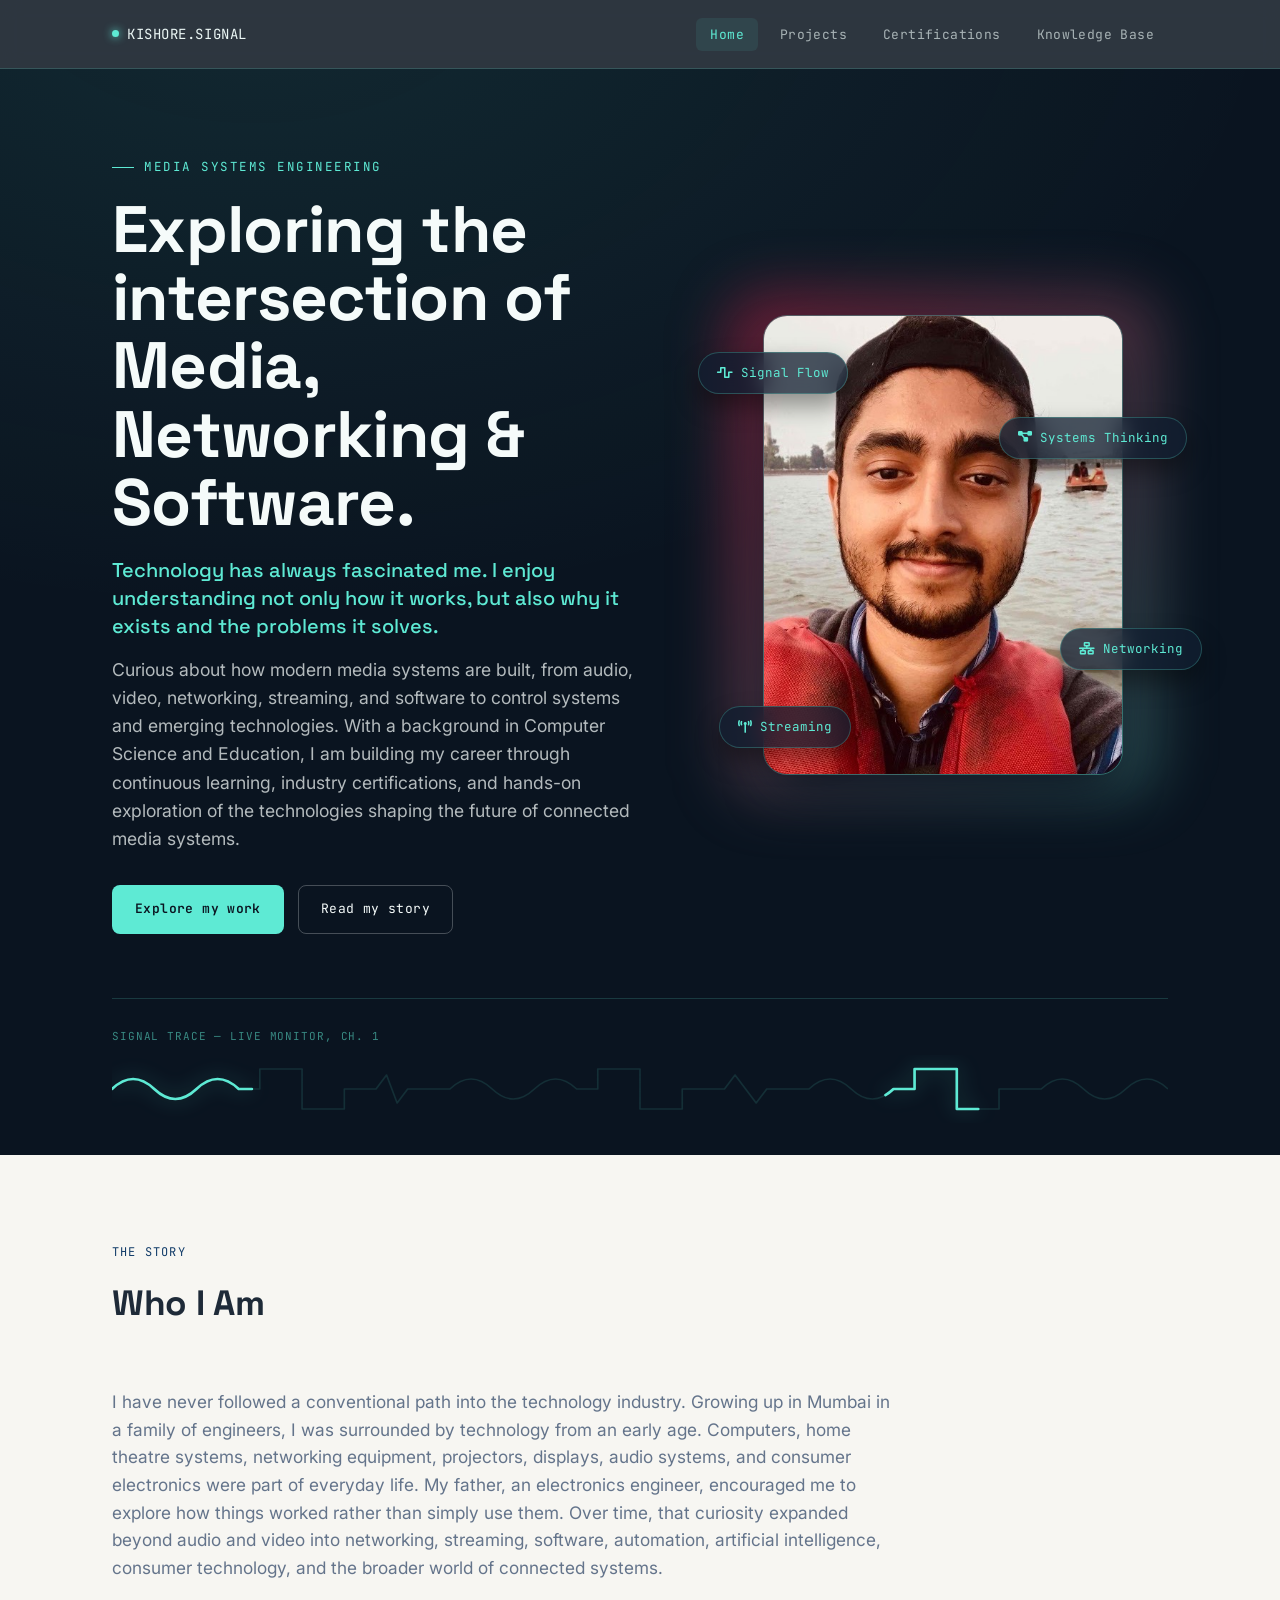
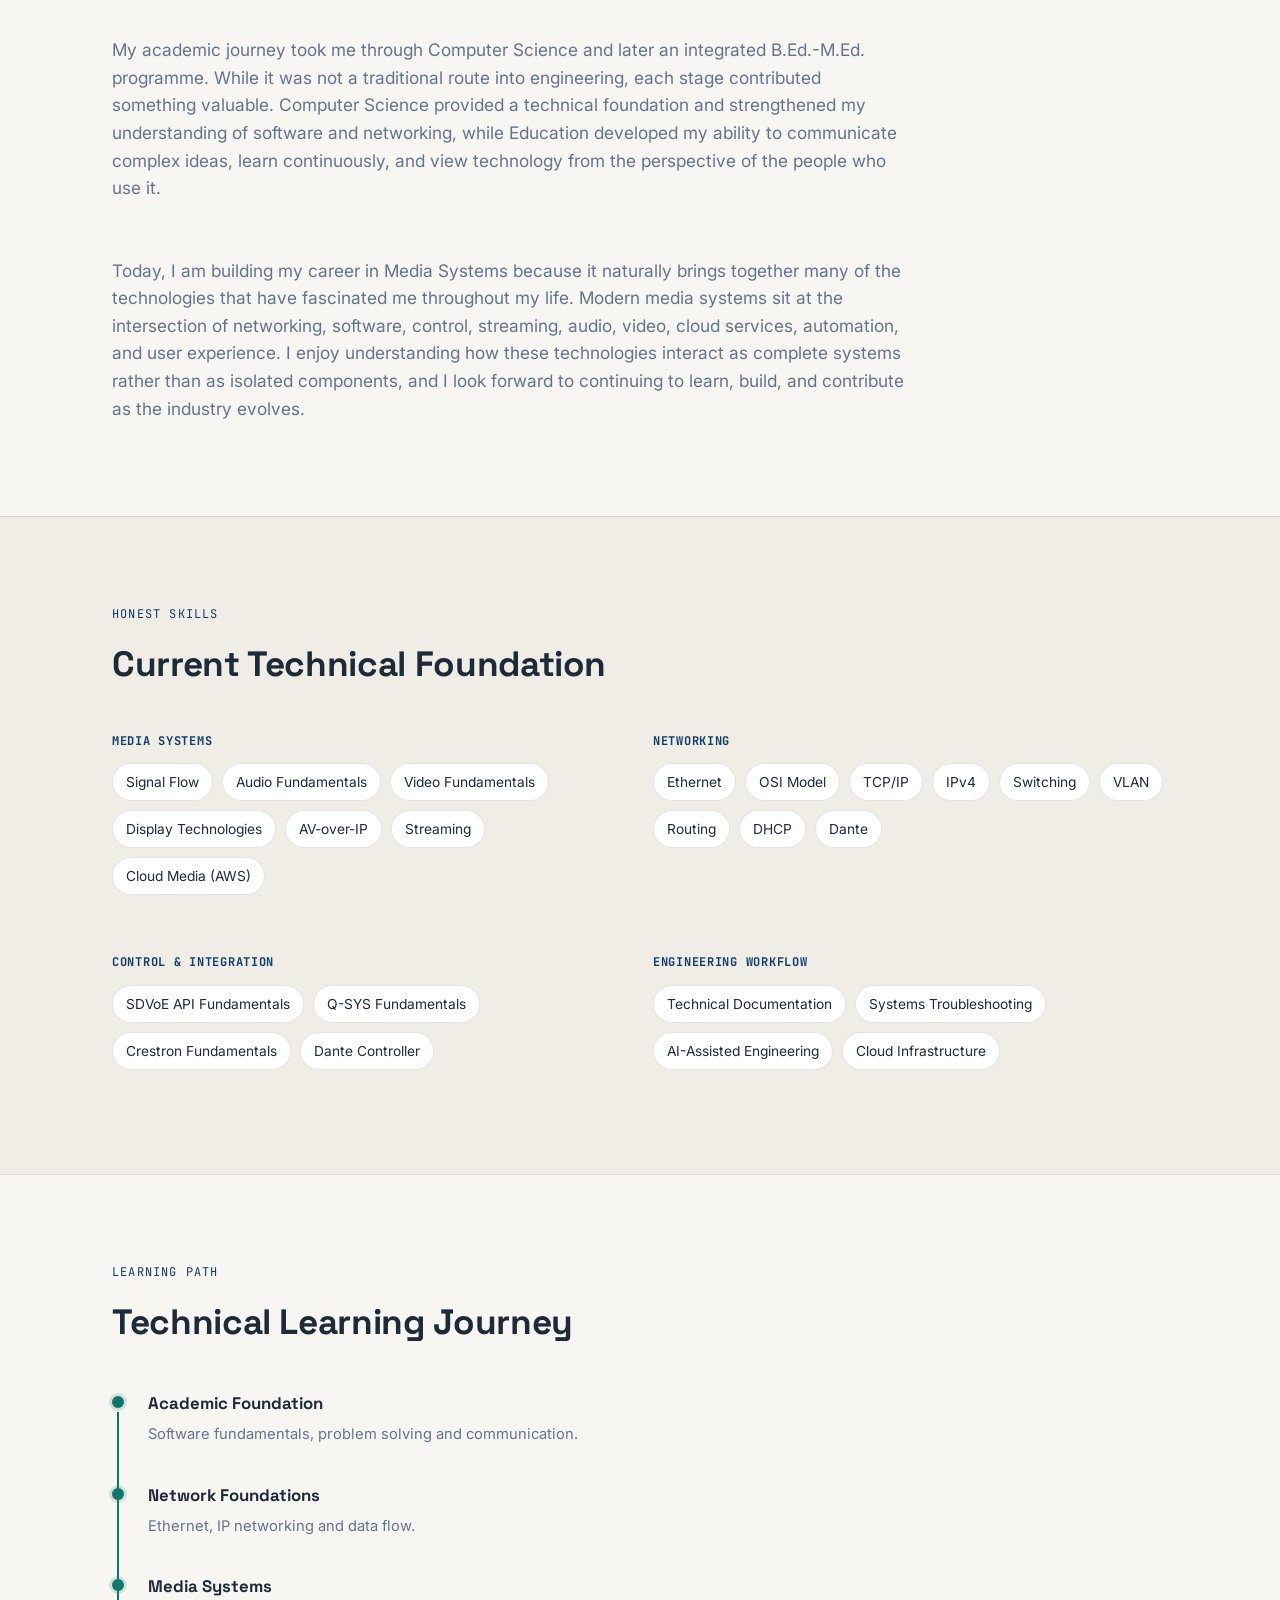
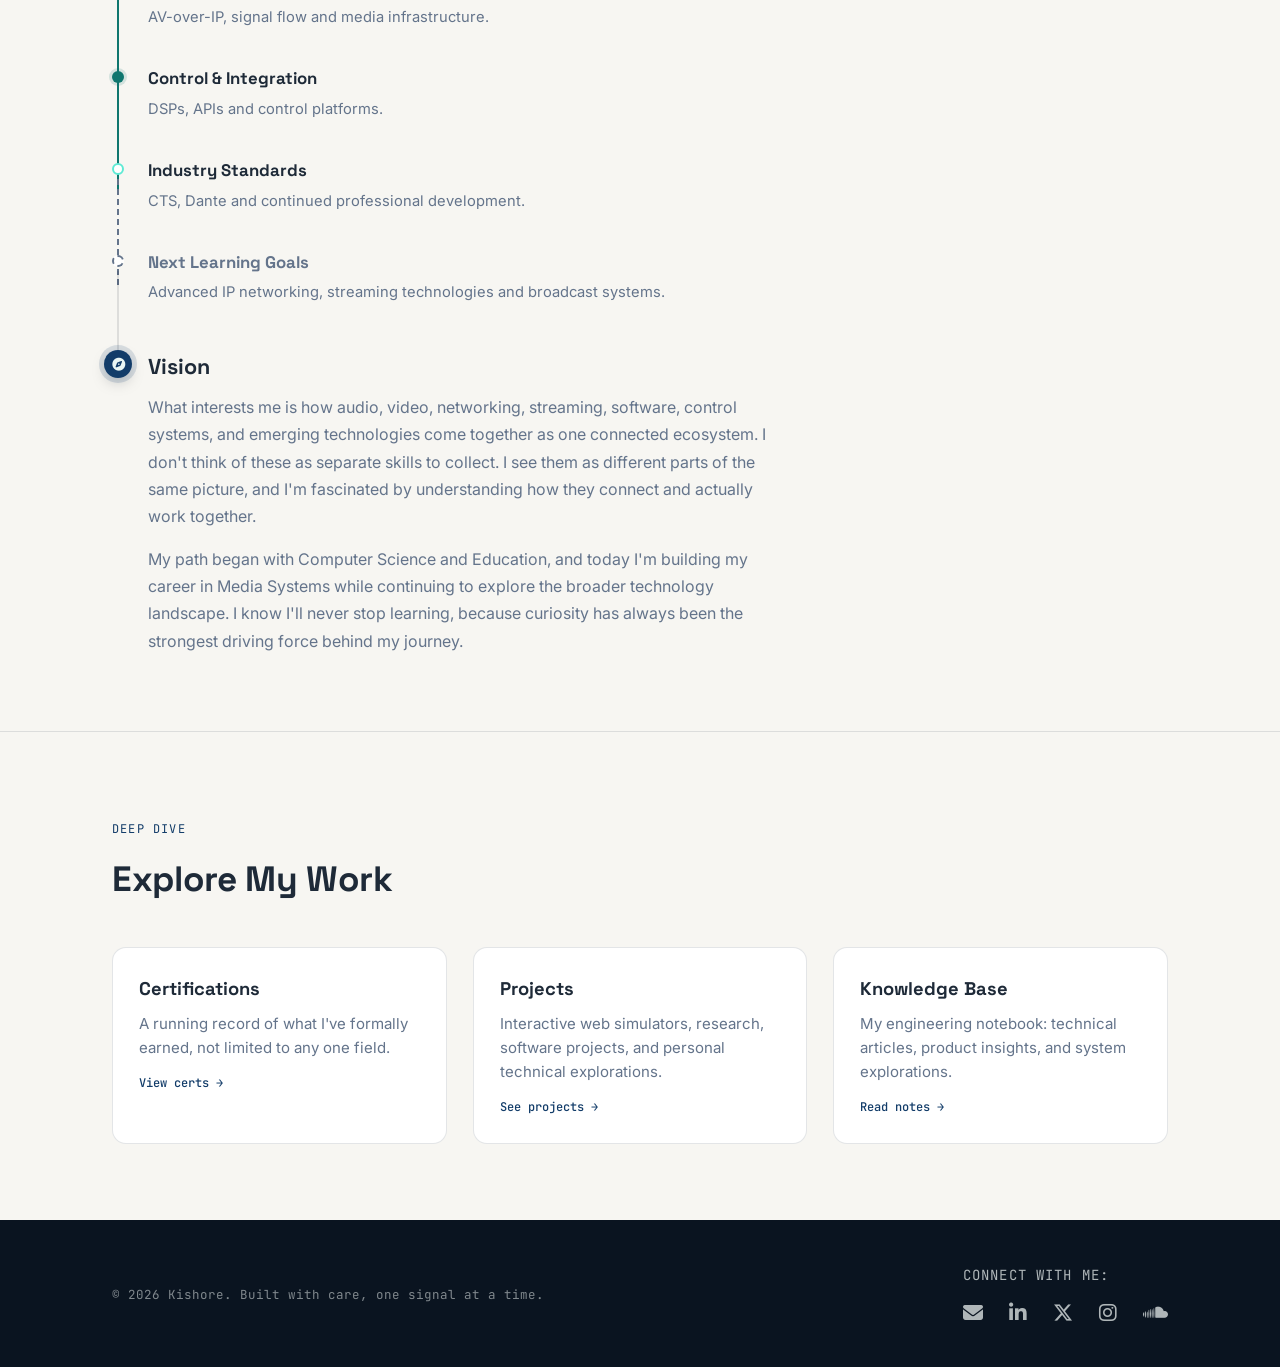
<file: index.html>
<!DOCTYPE html>
<html lang="en">
<head>
<meta charset="UTF-8">
<meta name="viewport" content="width=device-width, initial-scale=1.0">
<title>Kishore — Media Systems Engineering</title>
<meta name="description" content="Digital portfolio and engineering notebook of Kishore — Exploring the intersection of Media, Networking & Software.">
<link rel="preconnect" href="https://fonts.googleapis.com">
<link href="https://fonts.googleapis.com/css2?family=Space+Grotesk:wght@500;600;700&family=Inter:wght@400;500;600&family=JetBrains+Mono:wght@400;500&display=swap" rel="stylesheet">
<link rel="stylesheet" href="https://cdnjs.cloudflare.com/ajax/libs/font-awesome/6.5.1/css/all.min.css">
<link rel="stylesheet" href="styles.css">
</head>
<body>

<nav class="nav">
  <div class="wrap">
    <a href="index.html" class="nav-mark">
      <span class="dot"></span>KISHORE.SIGNAL
    </a>
    
    <!-- The Mobile Arrow Toggle -->
    <button class="nav-toggle" id="navToggle" aria-label="Toggle Menu">
      <svg width="24" height="24" viewBox="0 0 24 24" fill="none" stroke="var(--cyan)" stroke-width="2" stroke-linecap="round" stroke-linejoin="round">
        <polyline points="6 9 12 15 18 9"></polyline>
      </svg>
    </button>

    <!-- The Navigation Links -->
    <ul class="nav-links" id="navLinks">
      <li><a href="index.html" aria-current="page">Home</a></li>
      <li><a href="projects.html">Projects</a></li>
      <li><a href="certifications.html">Certifications</a></li>
      <li><a href="knowledge-base.html">Knowledge Base</a></li>
    </ul>
  </div>
</nav>

<header class="hero hero--split">
  <div class="wrap hero-layout">
    
    <!-- Left Column: Your Story & Text -->
    <div class="hero-content">
      <p class="hero-eyebrow">Media Systems Engineering</p>
      <h1>Exploring the intersection of Media, Networking &amp; Software.</h1>
      
      <!-- The Defining Sentence (Updated) -->
      <p style="font-family: var(--display); font-size: 1.25rem; font-weight: 500; color: var(--cyan); margin-bottom: 16px; line-height: 1.4;">
        Technology has always fascinated me. I enjoy understanding not only how it works, but also why it exists and the problems it solves.
      </p>

      <!-- The Revised Lede (Updated) -->
      <p class="lede">Curious about how modern media systems are built, from audio, video, networking, streaming, and software to control systems and emerging technologies. With a background in Computer Science and Education, I am building my career through continuous learning, industry certifications, and hands-on exploration of the technologies shaping the future of connected media systems.</p>
      
      <div class="hero-actions" style="margin-top: 32px;">
        <a class="btn btn-solid" href="projects.html">Explore my work</a>
        <a class="btn btn-line" href="#about">Read my story</a>
      </div>
    </div>

    <!-- Right Column: The Visual Centerpiece (Magazine Style) -->
    <div class="hero-visual">
      <div class="profile-cluster">
        <div class="profile-glow"></div>
        
        <img src="kishore.jpg" alt="Kishore" class="profile-img">

        <!-- Updated Floating Badges -->
        <div class="float-badge badge-1"><i class="fa-solid fa-wave-square"></i> Signal Flow</div>
        <div class="float-badge badge-2"><i class="fa-solid fa-network-wired"></i> Networking</div>
        <div class="float-badge badge-3"><i class="fa-solid fa-tower-broadcast"></i> Streaming</div>
        <div class="float-badge badge-4"><i class="fa-solid fa-diagram-project"></i> Systems Thinking</div>
      </div>
    </div>

  </div>

  <div class="wrap">
    <div class="scope">
      <p class="scope-label">Signal trace — live monitor, ch. 1</p>
           <svg viewBox="0 0 1000 68" preserveAspectRatio="none" aria-hidden="true">
        <defs>
          <linearGradient id="pulseGradient" x1="0" y1="0" x2="1000" y2="0" gradientUnits="userSpaceOnUse">
            <!-- Analog & Square Waves -->
            <stop offset="0%" stop-color="#5EEAD4" />
            <stop offset="22%" stop-color="#5EEAD4" />
            
            <!-- Packet Spike 1 (Warms up to Coral) -->
            <stop offset="25%" stop-color="#F43F5E" />
            <stop offset="28%" stop-color="#F43F5E" />
            
            <!-- Analog & Square Waves -->
            <stop offset="32%" stop-color="#5EEAD4" />
            <stop offset="55%" stop-color="#5EEAD4" />
            
            <!-- Packet Spike 2 (Warms up to Coral) -->
            <stop offset="58%" stop-color="#F43F5E" />
            <stop offset="62%" stop-color="#F43F5E" />
            
            <!-- Analog & Square Waves -->
            <stop offset="66%" stop-color="#5EEAD4" />
            <stop offset="100%" stop-color="#5EEAD4" />
          </linearGradient>
        </defs>

        <!-- The faint background track (The Noise) -->
        <path class="scope-path-bg" d="M0,34 Q20,14 40,34 T80,34 T120,34 L140,34 L140,14 L180,14 L180,54 L220,54 L220,34 L250,34 L260,20 L270,48 L280,34 L320,34 Q340,14 360,34 T400,34 T440,34 L460,34 L460,14 L500,14 L500,54 L540,54 L540,34 L580,34 L590,20 L610,48 L620,34 L660,34 Q680,14 700,34 T740,34 L760,34 L760,14 L800,14 L800,54 L840,54 L840,34 L880,34 Q900,14 920,34 T960,34 T1000,34" />
        
        <!-- The active pulse (The Signal) -->
        <path class="scope-path" d="M0,34 Q20,14 40,34 T80,34 T120,34 L140,34 L140,14 L180,14 L180,54 L220,54 L220,34 L250,34 L260,20 L270,48 L280,34 L320,34 Q340,14 360,34 T400,34 T440,34 L460,34 L460,14 L500,14 L500,54 L540,54 L540,34 L580,34 L590,20 L610,48 L620,34 L660,34 Q680,14 700,34 T740,34 L760,34 L760,14 L800,14 L800,54 L840,54 L840,34 L880,34 Q900,14 920,34 T960,34 T1000,34" />
      </svg>
    </div>
  </div>
</header>


<section id="about" class="section">
  <div class="wrap">
    <div class="section-head reveal">
      <div>
        <p class="section-eyebrow">The Story</p>
        <h2>Who I Am</h2>
      </div>
    </div>
    
    <div class="reveal" style="max-width: 72ch; font-size: 1.08rem; color: var(--mist); display: flex; flex-direction: column; gap: 20px;">
      <p>I have never followed a conventional path into the technology industry. Growing up in Mumbai in a family of engineers, I was surrounded by technology from an early age. Computers, home theatre systems, networking equipment, projectors, displays, audio systems, and consumer electronics were part of everyday life. My father, an electronics engineer, encouraged me to explore how things worked rather than simply use them. Over time, that curiosity expanded beyond audio and video into networking, streaming, software, automation, artificial intelligence, consumer technology, and the broader world of connected systems.</p>
      
      <p>My academic journey took me through Computer Science and later an integrated B.Ed.-M.Ed. programme. While it was not a traditional route into engineering, each stage contributed something valuable. Computer Science provided a technical foundation and strengthened my understanding of software and networking, while Education developed my ability to communicate complex ideas, learn continuously, and view technology from the perspective of the people who use it.</p>
      
      <p>Today, I am building my career in Media Systems because it naturally brings together many of the technologies that have fascinated me throughout my life. Modern media systems sit at the intersection of networking, software, control, streaming, audio, video, cloud services, automation, and user experience. I enjoy understanding how these technologies interact as complete systems rather than as isolated components, and I look forward to continuing to learn, build, and contribute as the industry evolves.</p>
    </div>
  </div>
</section>



<section class="section section-alt">
  <div class="wrap">
    <div class="section-head reveal">
      <div>
        <p class="section-eyebrow">Honest Skills</p>
        <h2>Current Technical Foundation</h2>
      </div>
    </div>

    <div class="grid grid-2 reveal">
      <div class="chip-group">
        <h4>Media Systems</h4>
        <div class="chips">
          <span class="chip">Signal Flow</span>
          <span class="chip">Audio Fundamentals</span>
          <span class="chip">Video Fundamentals</span>
          <span class="chip">Display Technologies</span>
          <span class="chip">AV-over-IP</span>
          <span class="chip">Streaming</span>
          <span class="chip">Cloud Media (AWS)</span>
        </div>
      </div>

      <div class="chip-group">
        <h4>Networking</h4>
        <div class="chips">
          <span class="chip">Ethernet</span>
          <span class="chip">OSI Model</span>
          <span class="chip">TCP/IP</span>
          <span class="chip">IPv4</span>
          <span class="chip">Switching</span>
          <span class="chip">VLAN</span>
          <span class="chip">Routing</span>
          <span class="chip">DHCP</span>
          <span class="chip">Dante</span>
        </div>
      </div>

      <div class="chip-group">
        <h4>Control &amp; Integration</h4>
        <div class="chips">
          <span class="chip">SDVoE API Fundamentals</span>
          <span class="chip">Q-SYS Fundamentals</span>
          <span class="chip">Crestron Fundamentals</span>
          <span class="chip">Dante Controller</span>
        </div>
      </div>

      <div class="chip-group">
        <h4>Engineering Workflow</h4>
        <div class="chips">
          <span class="chip">Technical Documentation</span>
          <span class="chip">Systems Troubleshooting</span>
          <span class="chip">AI-Assisted Engineering</span>
          <span class="chip">Cloud Infrastructure</span>
        </div>
      </div>
    </div>
  </div>
</section>


<section class="section">
  <div class="wrap">
    <div class="section-head reveal">
      <div>
        <p class="section-eyebrow">Learning Path</p>
        <h2>Technical Learning Journey</h2>
      </div>
    </div>
    
    <div class="journey reveal">

  <div class="journey-item past">
    <div class="journey-marker"></div>
    <div class="journey-content">
      <h3>Academic Foundation</h3>
      <p>Software fundamentals, problem solving and communication.</p>
    </div>
  </div>

  <div class="journey-item past">
    <div class="journey-marker"></div>
    <div class="journey-content">
      <h3>Network Foundations</h3>
      <p>Ethernet, IP networking and data flow.</p>
    </div>
  </div>

  <div class="journey-item past">
    <div class="journey-marker"></div>
    <div class="journey-content">
      <h3>Media Systems</h3>
      <p>AV-over-IP, signal flow and media infrastructure.</p>
    </div>
  </div>

  <div class="journey-item past">
    <div class="journey-marker"></div>
    <div class="journey-content">
      <h3>Control &amp; Integration</h3>
      <p>DSPs, APIs and control platforms.</p>
    </div>
  </div>

  <div class="journey-item current">
    <div class="journey-marker"></div>
    <div class="journey-content">
      <h3>Industry Standards</h3>
      <p>CTS, Dante and continued professional development.</p>
    </div>
  </div>

  <div class="journey-item future">
    <div class="journey-marker"></div>
    <div class="journey-content">
      <h3>Next Learning Goals</h3>
      <p>Advanced IP networking, streaming technologies and broadcast systems.</p>
    </div>
  </div>

  <!-- Vision is now the final node, not a separate floating card -->
  <div class="journey-item journey-item--vision">
    <div class="journey-marker journey-marker--vision">
      <i class="fa-solid fa-compass"></i>
    </div>
    <div class="journey-content">
      <h3>Vision</h3>
      <p>What interests me is how audio, video, networking, streaming, software, control systems, and emerging technologies come together as one connected ecosystem. I don't think of these as separate skills to collect. I see them as different parts of the same picture, and I'm fascinated by understanding how they connect and actually work together.</p>
      <p>My path began with Computer Science and Education, and today I'm building my career in Media Systems while continuing to explore the broader technology landscape. I know I'll never stop learning, because curiosity has always been the strongest driving force behind my journey.</p>
    </div>
  </div>

</div>
  </div>
</section>


<section class="section">
  <div class="wrap">
    <div class="section-head reveal">
      <div>
        <p class="section-eyebrow">Deep Dive</p>
        <h2>Explore My Work</h2>
      </div>
    </div>

    <!-- Reverted back to the clean 3-card grid -->
    <div class="grid grid-3 reveal">
    <div class="card">
  <h3>Certifications</h3>
  <p>A running record of what I've formally earned, not limited to any one field.</p>
  <div class="card-foot" style="border: none; padding-top: 0;"><a href="certifications.html" style="color: var(--accent); font-weight: 500;">View certs →</a></div>
</div>


<div class="card">
  <h3>Projects</h3>
  <p>Interactive web simulators, research, software projects, and personal technical explorations.</p>
  <div class="card-foot" style="border: none; padding-top: 0;"><a href="projects.html" style="color: var(--accent); font-weight: 500;">See projects →</a></div>
</div>

<div class="card">
  <h3>Knowledge Base</h3>
  <p>My engineering notebook: technical articles, product insights, and system explorations.</p>
  <div class="card-foot" style="border: none; padding-top: 0;"><a href="knowledge-base.html" style="color: var(--accent); font-weight: 500;">Read notes →</a></div>
</div>

    </div>
  </div>
</section>

<footer class="site-footer">
  <div class="wrap footer-layout">
    
    <div class="footer-left">
      <span class="foot-mark">© <span id="year"></span> Kishore. Built with care, one signal at a time.</span>
    </div>
    
    <div class="footer-right">
      <span class="connect-label">Connect with me:</span>
      <div class="social-icons">
        <a href="mailto:humus.gristly0p@icloud.com" aria-label="Email" title="Email"><i class="fa-solid fa-envelope"></i></a>
        <a href="https://linkedin.com/in/kishoreshyam" target="_blank" rel="noopener" aria-label="LinkedIn" title="LinkedIn"><i class="fa-brands fa-linkedin-in"></i></a>
        <a href="https://x.com/mirudox?s=11" target="_blank" rel="noopener" aria-label="X" title="X (Twitter)"><i class="fa-brands fa-x-twitter"></i></a>
        <a href="https://www.instagram.com/mirudox_av?utm_source=qr" target="_blank" rel="noopener" aria-label="Instagram" title="Instagram"><i class="fa-brands fa-instagram"></i></a>
        <a href="https://on.soundcloud.com/vl6Q0mZX44cgOZYDjL" target="_blank" rel="noopener" aria-label="SoundCloud" title="SoundCloud"><i class="fa-brands fa-soundcloud"></i></a>
      </div>
    </div>

  </div>
</footer>

<script src="script.js"></script>
<script>document.getElementById('year').textContent = new Date().getFullYear();</script>
</body>
</html>
</file>
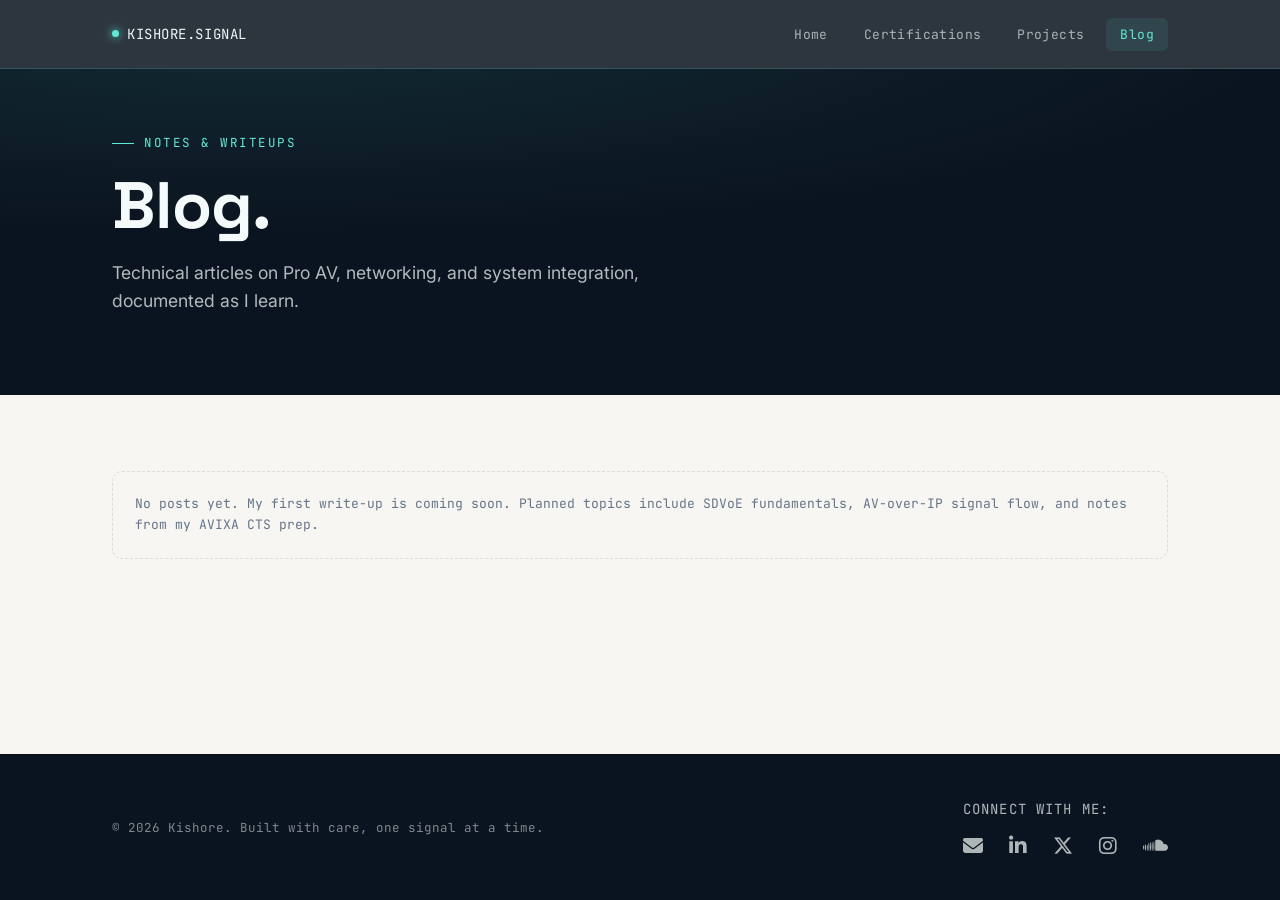
<file: blog.html>
<!DOCTYPE html>
<html lang="en">
<head>
<meta charset="UTF-8">
<meta name="viewport" content="width=device-width, initial-scale=1.0">
<title>Blog — Kishore</title>
<link rel="preconnect" href="https://fonts.googleapis.com">
<link href="https://fonts.googleapis.com/css2?family=Space+Grotesk:wght@500;600;700&family=Inter:wght@400;500;600&family=JetBrains+Mono:wght@400;500&display=swap" rel="stylesheet">
<link rel="stylesheet" href="https://cdnjs.cloudflare.com/ajax/libs/font-awesome/6.5.1/css/all.min.css">
<link rel="stylesheet" href="styles.css">
</head>
<body>

<nav class="nav">
  <div class="wrap">
    <a href="index.html" class="nav-mark"><span class="dot"></span>KISHORE.SIGNAL</a>
    <ul class="nav-links">
      <li><a href="index.html">Home</a></li>
      <li><a href="certifications.html">Certifications</a></li>
      <li><a href="projects.html">Projects</a></li>
      <li><a href="blog.html" aria-current="page">Blog</a></li>
    </ul>
  </div>
</nav>

<header class="hero hero--compact">
  <div class="wrap">
    <p class="hero-eyebrow">Notes &amp; writeups</p>
    <h1>Blog.</h1>
    <p class="lede">Technical articles on Pro AV, networking, and system integration, documented as I learn.</p>
  </div>
</header>

<section class="section">
  <div class="wrap">
    <!--
      To add a post, duplicate a .post-row block below (or remove the
      empty-note and add your first one). Keep dates in the same format
      for consistent sorting.
    -->

    <div class="empty-note reveal">
      No posts yet. My first write-up is coming soon. Planned topics include SDVoE fundamentals, AV-over-IP signal flow, and notes from my AVIXA CTS prep.
    </div>

    <!-- Example post row, ready to duplicate:
    <div class="post-row reveal">
      <span class="post-date">2026.07.15</span>
      <div class="post-main">
        <h3><a href="#">Post title goes here</a></h3>
        <p>One or two line summary of the post content goes here.</p>
      </div>
    </div>
    -->
  </div>
</section>

<footer class="site-footer">
  <div class="wrap footer-layout">
    
    <div class="footer-left">
      <span class="foot-mark">© <span id="year"></span> Kishore. Built with care, one signal at a time.</span>
    </div>
    
    <div class="footer-right">
      <span class="connect-label">Connect with me:</span>
      <div class="social-icons">
        <a href="mailto:humus.gristly0p@icloud.com" aria-label="Email" title="Email"><i class="fa-solid fa-envelope"></i></a>
        <a href="https://linkedin.com/in/kishoreshyam" target="_blank" rel="noopener" aria-label="LinkedIn" title="LinkedIn"><i class="fa-brands fa-linkedin-in"></i></a>
        <a href="https://x.com/mirudox?s=11" target="_blank" rel="noopener" aria-label="X" title="X (Twitter)"><i class="fa-brands fa-x-twitter"></i></a>
        <a href="https://www.instagram.com/mirudox_av?utm_source=qr" target="_blank" rel="noopener" aria-label="Instagram" title="Instagram"><i class="fa-brands fa-instagram"></i></a>
        <a href="https://on.soundcloud.com/vl6Q0mZX44cgOZYDjL" target="_blank" rel="noopener" aria-label="SoundCloud" title="SoundCloud"><i class="fa-brands fa-soundcloud"></i></a>
      </div>
    </div>

  </div>
</footer>

<script src="script.js"></script>
<script>document.getElementById('year').textContent = new Date().getFullYear();</script>
</body>
</html>
</file>
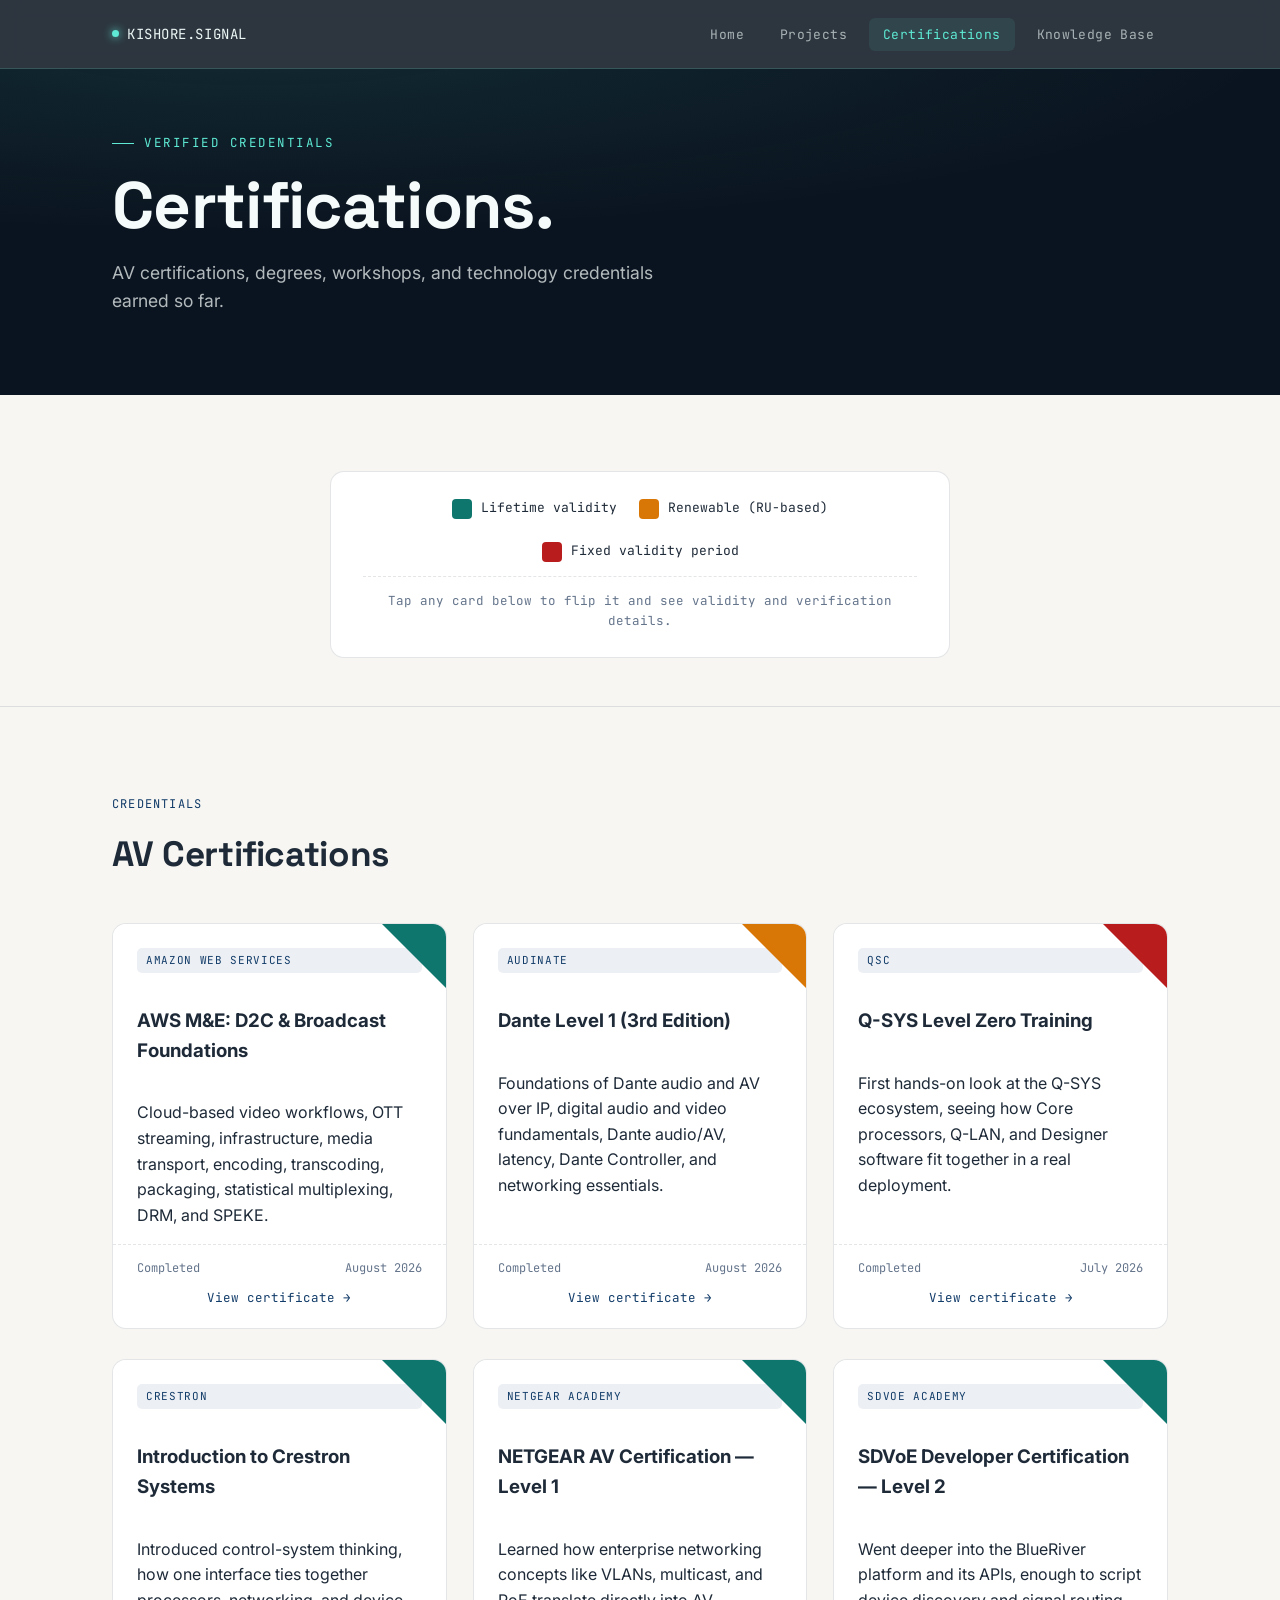
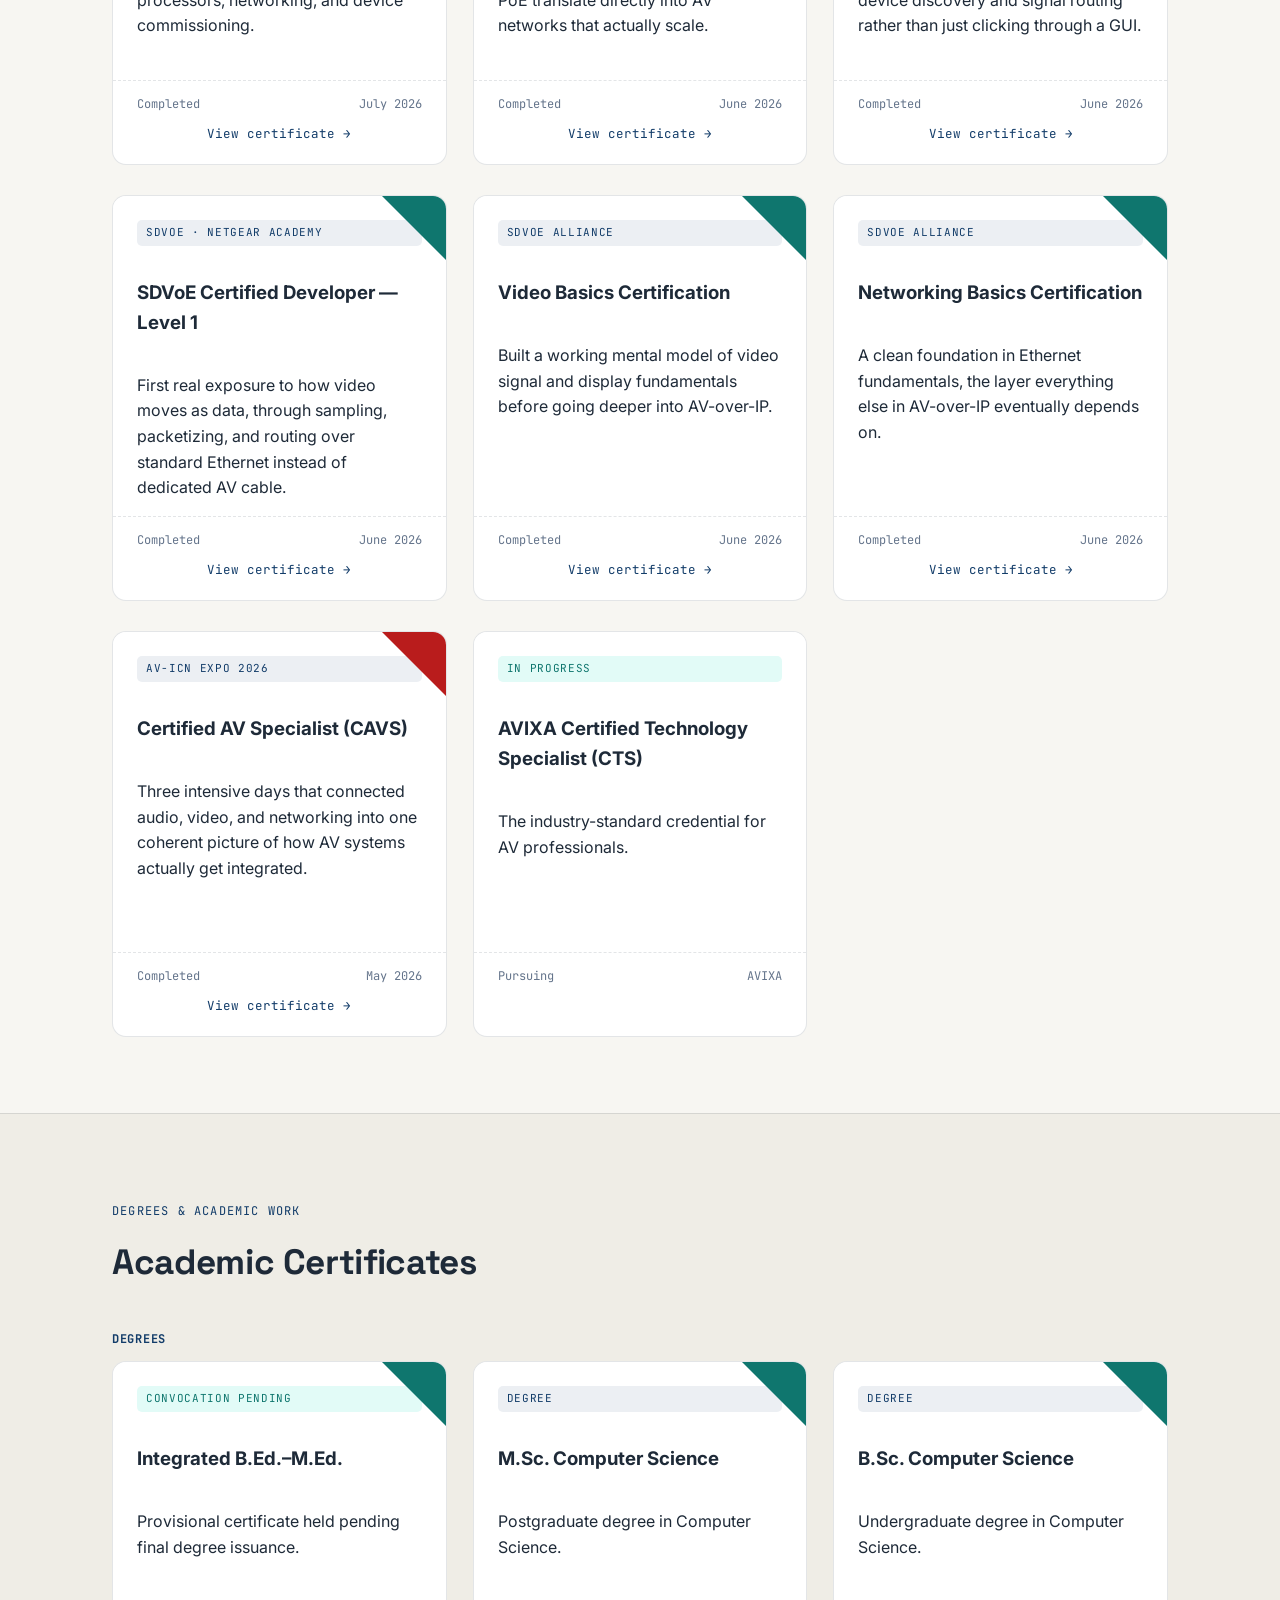
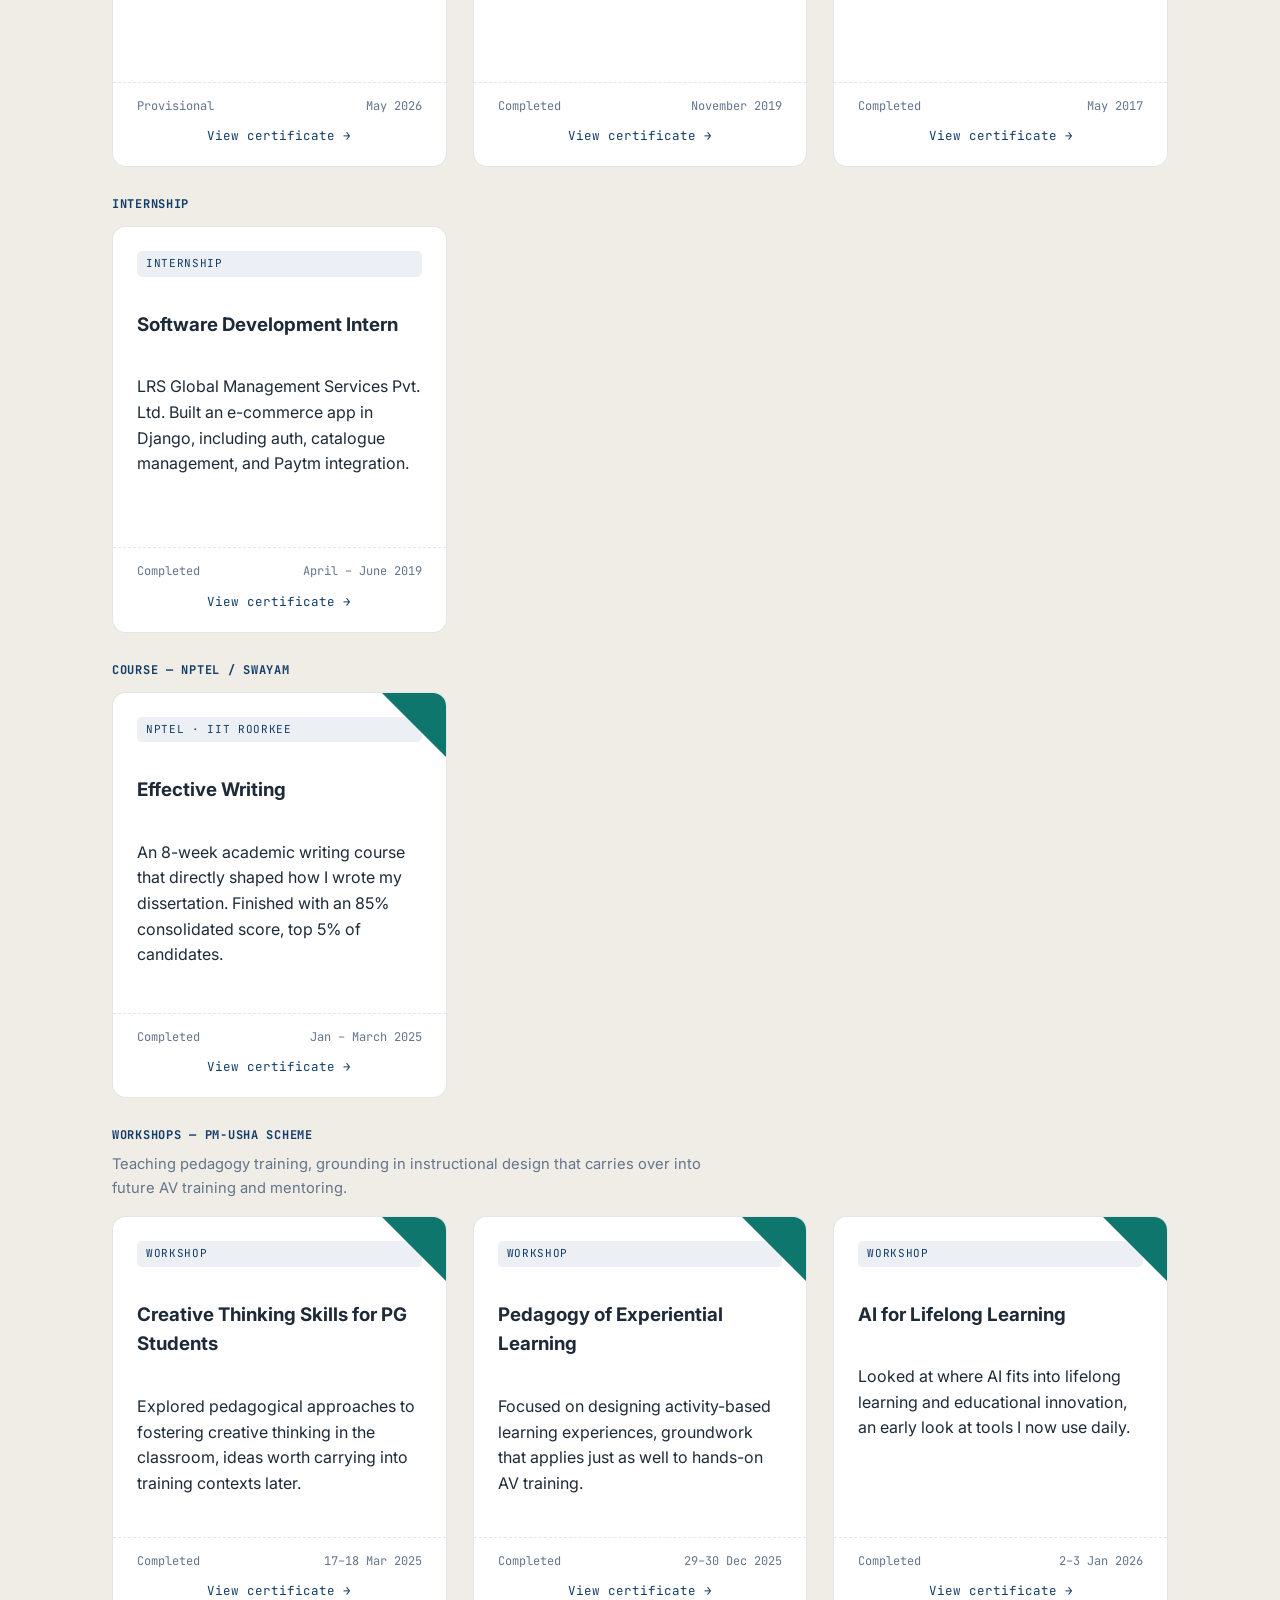
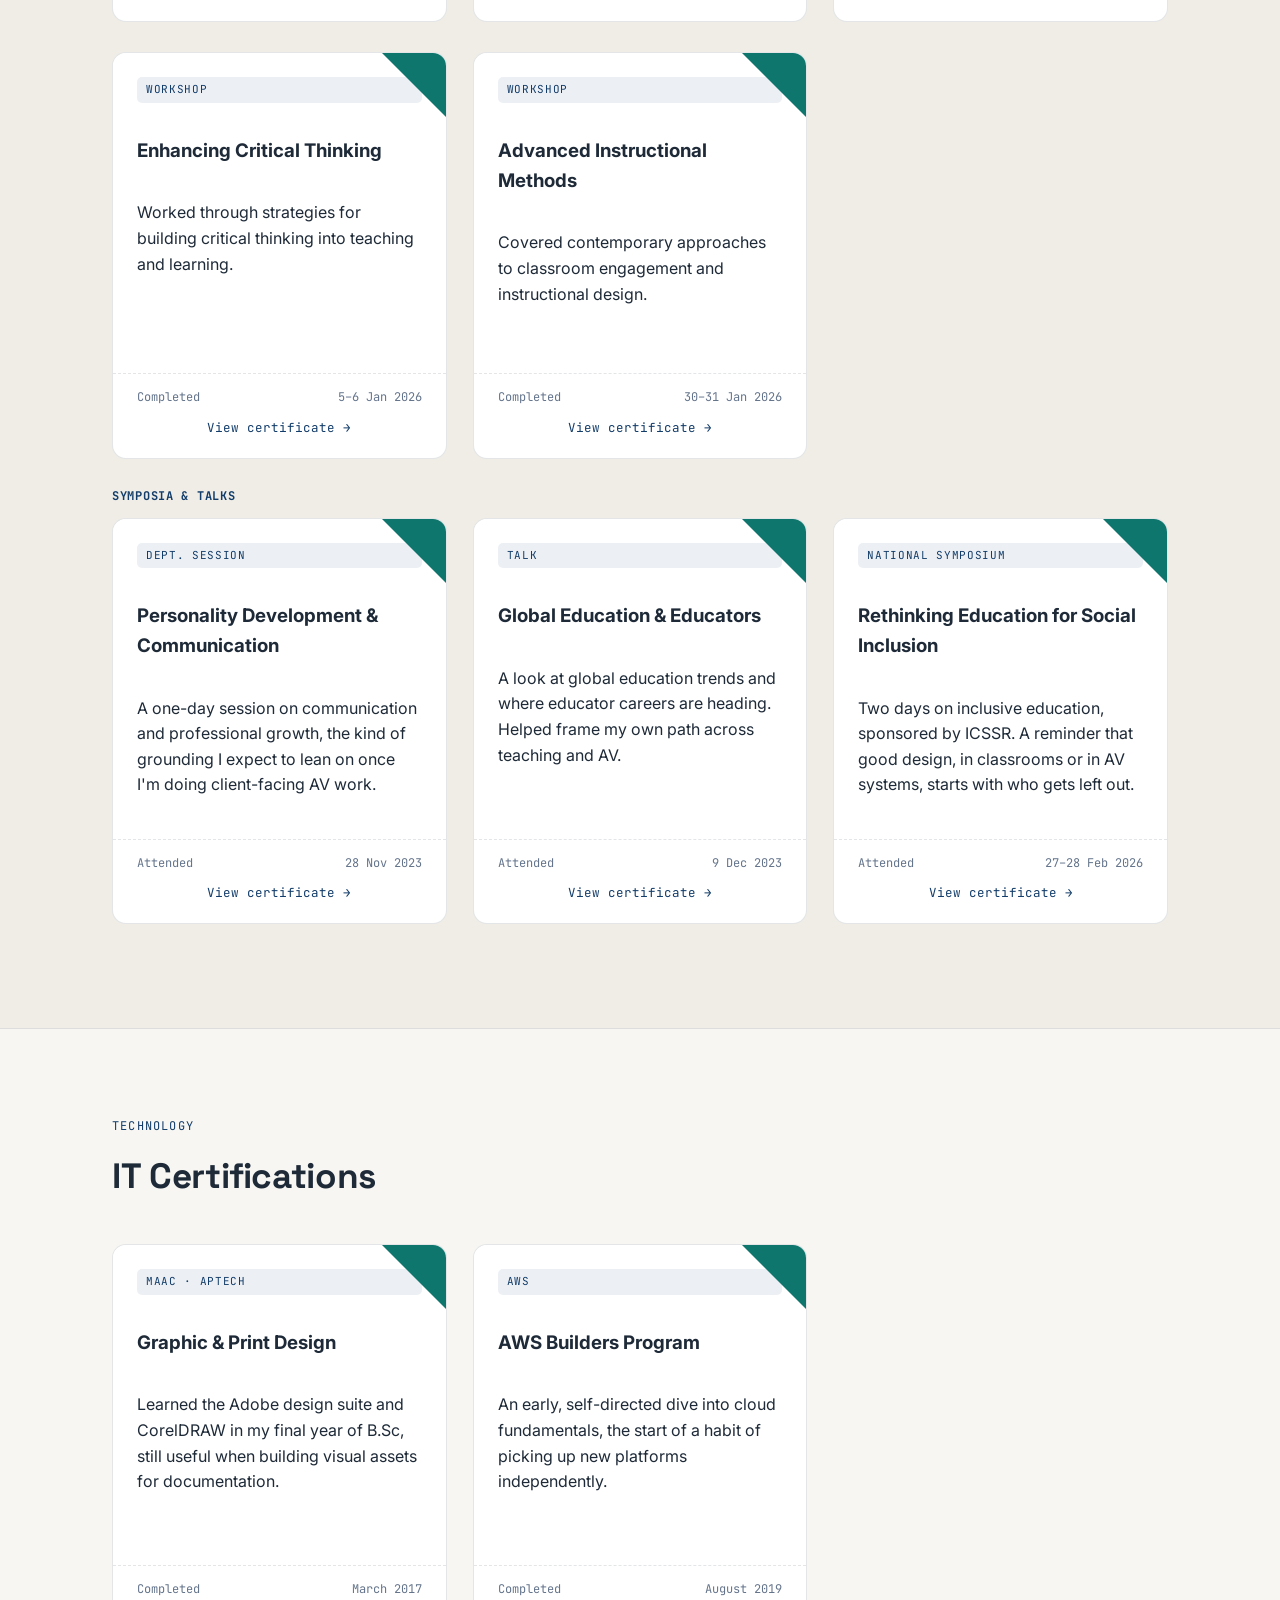
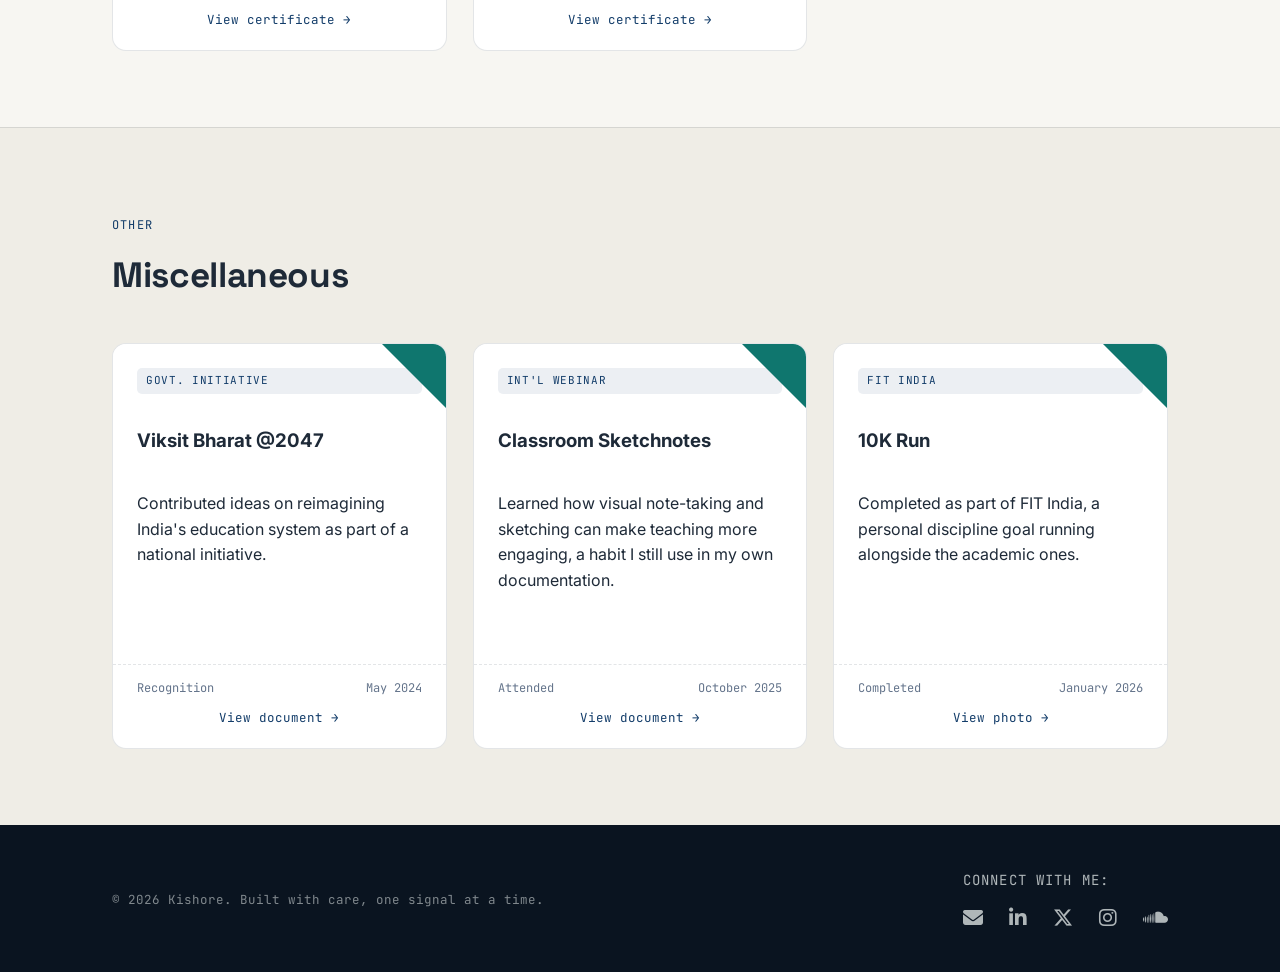
<file: certifications.html>
<!DOCTYPE html>
<html lang="en">
<head>
<meta charset="UTF-8">
<meta name="viewport" content="width=device-width, initial-scale=1.0">
<title>Certifications — Kishore</title>
<link rel="preconnect" href="https://fonts.googleapis.com">
<link href="https://fonts.googleapis.com/css2?family=Space+Grotesk:wght@500;600;700&family=Inter:wght@400;500;600&family=JetBrains+Mono:wght@400;500&display=swap" rel="stylesheet">
<link rel="stylesheet" href="https://cdnjs.cloudflare.com/ajax/libs/font-awesome/6.5.1/css/all.min.css">
<link rel="stylesheet" href="styles.css">
</head>
<body>

<nav class="nav">
  <div class="wrap">
    <a href="index.html" class="nav-mark">
      <span class="dot"></span>KISHORE.SIGNAL
    </a>
    
    <!-- The Mobile Arrow Toggle -->
    <button class="nav-toggle" id="navToggle" aria-label="Toggle Menu">
      <svg width="24" height="24" viewBox="0 0 24 24" fill="none" stroke="var(--cyan)" stroke-width="2" stroke-linecap="round" stroke-linejoin="round">
        <polyline points="6 9 12 15 18 9"></polyline>
      </svg>
    </button>

    <!-- The Navigation Links -->
    <ul class="nav-links" id="navLinks">
      <li><a href="index.html">Home</a></li>
      <li><a href="projects.html">Projects</a></li>
      <li><a href="certifications.html" aria-current="page">Certifications</a></li>
      <li><a href="knowledge-base.html">Knowledge Base</a></li>
    </ul>
  </div>
</nav>

<header class="hero hero--compact">
  <div class="wrap">
    <p class="hero-eyebrow">Verified credentials</p>
    <h1>Certifications.</h1>
    <p class="lede">AV certifications, degrees, workshops, and technology credentials earned so far.</p>
  </div>
</header>

<section class="section" style="padding-bottom: 0;">
  <div class="wrap">
    <div class="legend-block reveal">
      <div class="legend">
        <span class="legend-item"><span class="legend-swatch lifetime"></span>Lifetime validity</span>
        <span class="legend-item"><span class="legend-swatch renewable"></span>Renewable (RU-based)</span>
        <span class="legend-item"><span class="legend-swatch expiring"></span>Fixed validity period</span>
      </div>
      <p class="flip-instruction">Tap any card below to flip it and see validity and verification details.</p>
    </div>
  </div>
</section>

<section class="section">
  <div class="wrap">
    <div class="section-head reveal">
      <div>
        <p class="section-eyebrow">Credentials</p>
        <h2>AV Certifications</h2>
      </div>
    </div>

    <div class="grid grid-3 reveal">

     <!-- NEW: AWS M&E -->
      <div class="cert-card">
        <div class="flip-wrap" onclick="this.classList.toggle('is-flipped')">
          <div class="flip-card">
            <div class="flip-face flip-front">
              <div class="corner-ribbon lifetime"></div>
              <span class="card-tag">Amazon Web Services</span>
              <h3>AWS M&E: D2C & Broadcast Foundations</h3>
              <p>Cloud-based video workflows, OTT streaming, infrastructure, media transport, encoding, transcoding, packaging, statistical multiplexing, DRM, and SPEKE.</p>
            </div>
            <div class="flip-face flip-back">
              
              <!-- Added Credly Badge Here -->
              <img src="aws-badge.png" alt="AWS Credly Badge" style="width: 150px; height: 150px; margin-bottom: 12px;">

              <div class="flip-back-label">Validity</div>
              <h3>Lifetime</h3>
              <p>ID: 085f6552-b77f-4c31-b823-201f69265662<br><a class="verify-link" href="https://www.credly.com/earner/earned/badge/085f6552-b77f-4c31-b823-201f69265662" target="_blank" rel="noopener">Verify credential →</a></p>
            </div>
          </div>
        </div>
        <div class="cert-footer">
          <div class="cert-footer-row"><span>Completed</span><span>August 2026</span></div>
          <div class="cert-view"><a href="certs/av/Aws_M%26E.pdf" target="_blank" rel="noopener">View certificate →</a></div>
        </div>
      </div>

      <!-- NEW: Dante Level 1 -->
      <div class="cert-card">
        <div class="flip-wrap" onclick="this.classList.toggle('is-flipped')">
          <div class="flip-card">
            <div class="flip-face flip-front">
              <div class="corner-ribbon renewable"></div>
              <span class="card-tag">Audinate</span>
              <h3>Dante Level 1 (3rd Edition)</h3>
              <p>Foundations of Dante audio and AV over IP, digital audio and video fundamentals, Dante audio/AV, latency, Dante Controller, and networking essentials.</p>
            </div>
            <div class="flip-face flip-back">
              <div class="flip-back-label">Validity</div>
              <h3>Aug 2026 – Aug 2029</h3>
              <p>ID: d8ff-f5c5-84ec-d125</p>
            </div>
          </div>
        </div>
        <div class="cert-footer">
          <div class="cert-footer-row"><span>Completed</span><span>August 2026</span></div>
          <div class="cert-view"><a href="certs/av/dante_L1.pdf" target="_blank" rel="noopener">View certificate →</a></div>
        </div>
      </div>

      <!-- Q-SYS -->
      <div class="cert-card">
        <div class="flip-wrap" onclick="this.classList.toggle('is-flipped')">
          <div class="flip-card">
            <div class="flip-face flip-front">
              <div class="corner-ribbon expiring"></div>
              <span class="card-tag">QSC</span>
              <h3>Q-SYS Level Zero Training</h3>
              <p>First hands-on look at the Q-SYS ecosystem, seeing how Core processors, Q-LAN, and Designer software fit together in a real deployment.</p>
            </div>
            <div class="flip-face flip-back">
              <div class="flip-back-label">Validity</div>
              <h3>Jul 2026 – Jul 2028</h3>
              <p>Fixed period, no renewal or RU points.</p>
            </div>
          </div>
        </div>
        <div class="cert-footer">
          <div class="cert-footer-row"><span>Completed</span><span>July 2026</span></div>
          <div class="cert-view"><a href="certs/av/Q_SYS_Level_Zero_Training-Q_SYS_Level_Zero_Certificate_1006903.pdf" target="_blank" rel="noopener">View certificate →</a></div>
        </div>
      </div>

      <!-- Crestron -->
      <div class="cert-card">
        <div class="flip-wrap" onclick="this.classList.toggle('is-flipped')">
          <div class="flip-card">
            <div class="flip-face flip-front">
              <div class="corner-ribbon lifetime"></div>
              <span class="card-tag">Crestron</span>
              <h3>Introduction to Crestron Systems</h3>
              <p>Introduced control-system thinking, how one interface ties together processors, networking, and device commissioning.</p>
            </div>
            <div class="flip-face flip-back">
              <div class="flip-back-label">Validity</div>
              <h3>Lifetime</h3>
              <p>No credential ID issued.</p>
            </div>
          </div>
        </div>
        <div class="cert-footer">
          <div class="cert-footer-row"><span>Completed</span><span>July 2026</span></div>
          <div class="cert-view"><a href="certs/av/Kishore_Shyam_Introduction_to_Crestron_Systems.pdf" target="_blank" rel="noopener">View certificate →</a></div>
        </div>
      </div>

      <!-- NETGEAR -->
      <div class="cert-card">
        <div class="flip-wrap" onclick="this.classList.toggle('is-flipped')">
          <div class="flip-card">
            <div class="flip-face flip-front">
              <div class="corner-ribbon lifetime"></div>
              <span class="card-tag">NETGEAR Academy</span>
              <h3>NETGEAR AV Certification — Level 1</h3>
              <p>Learned how enterprise networking concepts like VLANs, multicast, and PoE translate directly into AV networks that actually scale.</p>
            </div>
            <div class="flip-face flip-back">
              <div class="flip-back-label">Validity</div>
              <h3>Lifetime</h3>
              <p>ID: ZpcmiCKfn9<br><a class="verify-link" href="https://academy.netgear.com/mod/customcert/verify_certificate.php" target="_blank" rel="noopener">Verify certificate →</a></p>
            </div>
          </div>
        </div>
        <div class="cert-footer">
          <div class="cert-footer-row"><span>Completed</span><span>June 2026</span></div>
          <div class="cert-view"><a href="certs/av/NETGEAR_AV_Level_1_Certificate.pdf" target="_blank" rel="noopener">View certificate →</a></div>
        </div>
      </div>

      <!-- SDVoE Level 2 -->
      <div class="cert-card">
        <div class="flip-wrap" onclick="this.classList.toggle('is-flipped')">
          <div class="flip-card">
            <div class="flip-face flip-front">
              <div class="corner-ribbon lifetime"></div>
              <span class="card-tag">SDVoE Academy</span>
              <h3>SDVoE Developer Certification — Level 2</h3>
              <p>Went deeper into the BlueRiver platform and its APIs, enough to script device discovery and signal routing rather than just clicking through a GUI.</p>
            </div>
            <div class="flip-face flip-back">
              <div class="flip-back-label">Validity</div>
              <h3>Lifetime</h3>
              <p>No credential ID issued.</p>
            </div>
          </div>
        </div>
        <div class="cert-footer">
          <div class="cert-footer-row"><span>Completed</span><span>June 2026</span></div>
          <div class="cert-view"><a href="certs/av/SDVoE_Developer_Certification_-_Level_Two_Certificate.pdf" target="_blank" rel="noopener">View certificate →</a></div>
        </div>
      </div>

      <!-- SDVoE Level 1 -->
      <div class="cert-card">
        <div class="flip-wrap" onclick="this.classList.toggle('is-flipped')">
          <div class="flip-card">
            <div class="flip-face flip-front">
              <div class="corner-ribbon lifetime"></div>
              <span class="card-tag">SDVoE · NETGEAR Academy</span>
              <h3>SDVoE Certified Developer — Level 1</h3>
              <p>First real exposure to how video moves as data, through sampling, packetizing, and routing over standard Ethernet instead of dedicated AV cable.</p>
            </div>
            <div class="flip-face flip-back">
              <div class="flip-back-label">Validity</div>
              <h3>Lifetime</h3>
              <p>ID: Ek3TWCdUbV<br><a class="verify-link" href="https://academy.netgear.com/mod/customcert/verify_certificate.php" target="_blank" rel="noopener">Verify certificate →</a></p>
            </div>
          </div>
        </div>
        <div class="cert-footer">
          <div class="cert-footer-row"><span>Completed</span><span>June 2026</span></div>
          <div class="cert-view"><a href="certs/av/Certificate_SDVoE_Certified_Developer_Level_1.pdf" target="_blank" rel="noopener">View certificate →</a></div>
        </div>
      </div>

      <!-- Video Basics -->
      <div class="cert-card">
        <div class="flip-wrap" onclick="this.classList.toggle('is-flipped')">
          <div class="flip-card">
            <div class="flip-face flip-front">
              <div class="corner-ribbon lifetime"></div>
              <span class="card-tag">SDVoE Alliance</span>
              <h3>Video Basics Certification</h3>
              <p>Built a working mental model of video signal and display fundamentals before going deeper into AV-over-IP.</p>
            </div>
            <div class="flip-face flip-back">
              <div class="flip-back-label">Validity</div>
              <h3>Lifetime</h3>
              <p>No credential ID issued.</p>
            </div>
          </div>
        </div>
        <div class="cert-footer">
          <div class="cert-footer-row"><span>Completed</span><span>June 2026</span></div>
          <div class="cert-view"><a href="certs/av/Video_Basics_Certificate.pdf" target="_blank" rel="noopener">View certificate →</a></div>
        </div>
      </div>

      <!-- Networking Basics -->
      <div class="cert-card">
        <div class="flip-wrap" onclick="this.classList.toggle('is-flipped')">
          <div class="flip-card">
            <div class="flip-face flip-front">
              <div class="corner-ribbon lifetime"></div>
              <span class="card-tag">SDVoE Alliance</span>
              <h3>Networking Basics Certification</h3>
              <p>A clean foundation in Ethernet fundamentals, the layer everything else in AV-over-IP eventually depends on.</p>
            </div>
            <div class="flip-face flip-back">
              <div class="flip-back-label">Validity</div>
              <h3>Lifetime</h3>
              <p>No credential ID issued.</p>
            </div>
          </div>
        </div>
        <div class="cert-footer">
          <div class="cert-footer-row"><span>Completed</span><span>June 2026</span></div>
          <div class="cert-view"><a href="certs/av/Networking_Basics_Certificate.pdf" target="_blank" rel="noopener">View certificate →</a></div>
        </div>
      </div>

      <!-- CAVS -->
      <div class="cert-card">
        <div class="flip-wrap" onclick="this.classList.toggle('is-flipped')">
          <div class="flip-card">
            <div class="flip-face flip-front">
              <div class="corner-ribbon expiring"></div>
              <span class="card-tag">AV-ICN Expo 2026</span>
              <h3>Certified AV Specialist (CAVS)</h3>
              <p>Three intensive days that connected audio, video, and networking into one coherent picture of how AV systems actually get integrated.</p>
            </div>
            <div class="flip-face flip-back">
              <div class="flip-back-label">Validity</div>
              <h3>Valid until 2028</h3>
              <p>Fixed period, no renewal option.</p>
            </div>
          </div>
        </div>
        <div class="cert-footer">
          <div class="cert-footer-row"><span>Completed</span><span>May 2026</span></div>
          <div class="cert-view"><a href="certs/av/CAVS_Certificate.pdf" target="_blank" rel="noopener">View certificate →</a></div>
        </div>
      </div>

      <!-- CTS (In Progress) -->
      <div class="cert-card glow-card">
        <div class="flip-wrap" style="pointer-events:none;">
          <div class="flip-card">
            <div class="flip-face flip-front">
              <span class="card-tag status-active">In progress</span>
              <h3>AVIXA Certified Technology Specialist (CTS)</h3>
              <p>The industry-standard credential for AV professionals.</p>
            </div>
          </div>
        </div>
        <div class="cert-footer">
          <div class="cert-footer-row"><span>Pursuing</span><span>AVIXA</span></div>
        </div>
      </div>

    </div>
  </div>
</section>

<section class="section section-alt">
  <div class="wrap">
    <div class="section-head reveal">
      <div>
        <p class="section-eyebrow">Degrees &amp; academic work</p>
        <h2>Academic Certificates</h2>
      </div>
    </div>

    <div class="chip-group reveal">
      <h4>Degrees</h4>
      <div class="grid grid-3">

        <div class="cert-card">
          <div class="flip-wrap" onclick="this.classList.toggle('is-flipped')">
            <div class="flip-card">
              <div class="flip-face flip-front">
                <div class="corner-ribbon lifetime"></div>
                <span class="card-tag status-active">Convocation pending</span>
                <h3>Integrated B.Ed.–M.Ed.</h3>
                <p>Provisional certificate held pending final degree issuance.</p>
              </div>
              <div class="flip-face flip-back">
                <div class="flip-back-label">Institution</div>
                <h3>Shivaji University, Kolhapur</h3>
                <p>Oct 2023 – May 2026</p>
              </div>
            </div>
          </div>
          <div class="cert-footer">
            <div class="cert-footer-row"><span>Provisional</span><span>May 2026</span></div>
            <div class="cert-view"><a href="certs/academic/Provisional.pdf" target="_blank" rel="noopener">View certificate →</a></div>
          </div>
        </div>

        <div class="cert-card">
          <div class="flip-wrap" onclick="this.classList.toggle('is-flipped')">
            <div class="flip-card">
              <div class="flip-face flip-front">
                <div class="corner-ribbon lifetime"></div>
                <span class="card-tag">Degree</span>
                <h3>M.Sc. Computer Science</h3>
                <p>Postgraduate degree in Computer Science.</p>
              </div>
              <div class="flip-face flip-back">
                <div class="flip-back-label">Institution</div>
                <h3>University of Mumbai</h3>
                <p>Aug 2017 – Nov 2019</p>
              </div>
            </div>
          </div>
          <div class="cert-footer">
            <div class="cert-footer-row"><span>Completed</span><span>November 2019</span></div>
            <div class="cert-view"><a href="certs/academic/Mscdegree.pdf" target="_blank" rel="noopener">View certificate →</a></div>
          </div>
        </div>

        <div class="cert-card">
          <div class="flip-wrap" onclick="this.classList.toggle('is-flipped')">
            <div class="flip-card">
              <div class="flip-face flip-front">
                <div class="corner-ribbon lifetime"></div>
                <span class="card-tag">Degree</span>
                <h3>B.Sc. Computer Science</h3>
                <p>Undergraduate degree in Computer Science.</p>
              </div>
              <div class="flip-face flip-back">
                <div class="flip-back-label">Institution</div>
                <h3>University of Mumbai</h3>
                <p>Apr 2014 – May 2017</p>
              </div>
            </div>
          </div>
          <div class="cert-footer">
            <div class="cert-footer-row"><span>Completed</span><span>May 2017</span></div>
            <div class="cert-view"><a href="certs/academic/BscDegree.pdf" target="_blank" rel="noopener">View certificate →</a></div>
          </div>
        </div>

      </div>
    </div>

    <div class="chip-group reveal">
      <h4>Internship</h4>
      <div class="grid grid-3">
        <div class="cert-card">
          <div class="flip-wrap" style="pointer-events:none;">
            <div class="flip-card">
              <div class="flip-face flip-front">
                <span class="card-tag">Internship</span>
                <h3>Software Development Intern</h3>
                <p>LRS Global Management Services Pvt. Ltd. Built an e-commerce app in Django, including auth, catalogue management, and Paytm integration.</p>
              </div>
            </div>
          </div>
          <div class="cert-footer">
            <div class="cert-footer-row"><span>Completed</span><span>April – June 2019</span></div>
            <div class="cert-view"><a href="certs/academic/LRS_Internship.pdf" target="_blank" rel="noopener">View certificate →</a></div>
          </div>
        </div>
      </div>
    </div>

    <div class="chip-group reveal">
      <h4>Course — NPTEL / SWAYAM</h4>
      <div class="grid grid-3">
        <div class="cert-card">
          <div class="flip-wrap" onclick="this.classList.toggle('is-flipped')">
            <div class="flip-card">
              <div class="flip-face flip-front">
                <div class="corner-ribbon lifetime"></div>
                <span class="card-tag">NPTEL · IIT Roorkee</span>
                <h3>Effective Writing</h3>
                <p>An 8-week academic writing course that directly shaped how I wrote my dissertation. Finished with an 85% consolidated score, top 5% of candidates.</p>
              </div>
              <div class="flip-face flip-back">
                <div class="flip-back-label">Validity</div>
                <h3>Lifetime</h3>
                <p>Verification available by scanning the QR code printed on the certificate.</p>
              </div>
            </div>
          </div>
          <div class="cert-footer">
            <div class="cert-footer-row"><span>Completed</span><span>Jan – March 2025</span></div>
            <div class="cert-view"><a href="certs/academic/Effective_Writing.pdf" target="_blank" rel="noopener">View certificate →</a></div>
          </div>
        </div>
      </div>
    </div>

    <div class="chip-group reveal">
      <h4>Workshops — PM-USHA Scheme</h4>
      <p style="color: var(--mist); font-size: 0.92rem; margin: -4px 0 16px; max-width: 68ch;">
        Teaching pedagogy training, grounding in instructional design that carries over into future AV training and mentoring.
      </p>
      <div class="grid grid-3">

        <div class="cert-card">
          <div class="flip-wrap" onclick="this.classList.toggle('is-flipped')">
            <div class="flip-card">
              <div class="flip-face flip-front">
                <div class="corner-ribbon lifetime"></div>
                <span class="card-tag">Workshop</span>
                <h3>Creative Thinking Skills for PG Students</h3>
                <p>Explored pedagogical approaches to fostering creative thinking in the classroom, ideas worth carrying into training contexts later.</p>
              </div>
              <div class="flip-face flip-back">
                <div class="flip-back-label">Validity</div>
                <h3>Lifetime</h3>
                <p>Attendance and participation based.</p>
              </div>
            </div>
          </div>
          <div class="cert-footer">
            <div class="cert-footer-row"><span>Completed</span><span>17–18 Mar 2025</span></div>
            <div class="cert-view"><a href="certs/academic/Creative_thinking_Skills.pdf" target="_blank" rel="noopener">View certificate →</a></div>
          </div>
        </div>

        <div class="cert-card">
          <div class="flip-wrap" onclick="this.classList.toggle('is-flipped')">
            <div class="flip-card">
              <div class="flip-face flip-front">
                <div class="corner-ribbon lifetime"></div>
                <span class="card-tag">Workshop</span>
                <h3>Pedagogy of Experiential Learning</h3>
                <p>Focused on designing activity-based learning experiences, groundwork that applies just as well to hands-on AV training.</p>
              </div>
              <div class="flip-face flip-back">
                <div class="flip-back-label">Validity</div>
                <h3>Lifetime</h3>
                <p>Attendance and participation based.</p>
              </div>
            </div>
          </div>
          <div class="cert-footer">
            <div class="cert-footer-row"><span>Completed</span><span>29–30 Dec 2025</span></div>
            <div class="cert-view"><a href="certs/academic/Pedagogy_Experential_Learning.pdf" target="_blank" rel="noopener">View certificate →</a></div>
          </div>
        </div>

        <div class="cert-card">
          <div class="flip-wrap" onclick="this.classList.toggle('is-flipped')">
            <div class="flip-card">
              <div class="flip-face flip-front">
                <div class="corner-ribbon lifetime"></div>
                <span class="card-tag">Workshop</span>
                <h3>AI for Lifelong Learning</h3>
                <p>Looked at where AI fits into lifelong learning and educational innovation, an early look at tools I now use daily.</p>
              </div>
              <div class="flip-face flip-back">
                <div class="flip-back-label">Validity</div>
                <h3>Lifetime</h3>
                <p>Attendance and participation based.</p>
              </div>
            </div>
          </div>
          <div class="cert-footer">
            <div class="cert-footer-row"><span>Completed</span><span>2–3 Jan 2026</span></div>
            <div class="cert-view"><a href="certs/academic/AI_Pedagogy.pdf" target="_blank" rel="noopener">View certificate →</a></div>
          </div>
        </div>

        <div class="cert-card">
          <div class="flip-wrap" onclick="this.classList.toggle('is-flipped')">
            <div class="flip-card">
              <div class="flip-face flip-front">
                <div class="corner-ribbon lifetime"></div>
                <span class="card-tag">Workshop</span>
                <h3>Enhancing Critical Thinking</h3>
                <p>Worked through strategies for building critical thinking into teaching and learning.</p>
              </div>
              <div class="flip-face flip-back">
                <div class="flip-back-label">Validity</div>
                <h3>Lifetime</h3>
                <p>Attendance and participation based.</p>
              </div>
            </div>
          </div>
          <div class="cert-footer">
            <div class="cert-footer-row"><span>Completed</span><span>5–6 Jan 2026</span></div>
            <div class="cert-view"><a href="certs/academic/Enhancing_Critical_Thinking.pdf" target="_blank" rel="noopener">View certificate →</a></div>
          </div>
        </div>

        <div class="cert-card">
          <div class="flip-wrap" onclick="this.classList.toggle('is-flipped')">
            <div class="flip-card">
              <div class="flip-face flip-front">
                <div class="corner-ribbon lifetime"></div>
                <span class="card-tag">Workshop</span>
                <h3>Advanced Instructional Methods</h3>
                <p>Covered contemporary approaches to classroom engagement and instructional design.</p>
              </div>
              <div class="flip-face flip-back">
                <div class="flip-back-label">Validity</div>
                <h3>Lifetime</h3>
                <p>Attendance and participation based.</p>
              </div>
            </div>
          </div>
          <div class="cert-footer">
            <div class="cert-footer-row"><span>Completed</span><span>30–31 Jan 2026</span></div>
            <div class="cert-view"><a href="certs/academic/Advanced_Instructional_Methods.pdf" target="_blank" rel="noopener">View certificate →</a></div>
          </div>
        </div>

      </div>
    </div>

    <div class="chip-group reveal">
      <h4>Symposia &amp; Talks</h4>
      <div class="grid grid-3">

        <div class="cert-card">
          <div class="flip-wrap" onclick="this.classList.toggle('is-flipped')">
            <div class="flip-card">
              <div class="flip-face flip-front">
                <div class="corner-ribbon lifetime"></div>
                <span class="card-tag">Dept. Session</span>
                <h3>Personality Development &amp; Communication</h3>
                <p>A one-day session on communication and professional growth, the kind of grounding I expect to lean on once I'm doing client-facing AV work.</p>
              </div>
              <div class="flip-face flip-back">
                <div class="flip-back-label">Validity</div>
                <h3>Lifetime</h3>
                <p>Attendance and participation based.</p>
              </div>
            </div>
          </div>
          <div class="cert-footer">
            <div class="cert-footer-row"><span>Attended</span><span>28 Nov 2023</span></div>
            <div class="cert-view"><a href="certs/academic/Personality_development.pdf" target="_blank" rel="noopener">View certificate →</a></div>
          </div>
        </div>

        <div class="cert-card">
          <div class="flip-wrap" onclick="this.classList.toggle('is-flipped')">
            <div class="flip-card">
              <div class="flip-face flip-front">
                <div class="corner-ribbon lifetime"></div>
                <span class="card-tag">Talk</span>
                <h3>Global Education &amp; Educators</h3>
                <p>A look at global education trends and where educator careers are heading. Helped frame my own path across teaching and AV.</p>
              </div>
              <div class="flip-face flip-back">
                <div class="flip-back-label">Validity</div>
                <h3>Lifetime</h3>
                <p>Attendance and participation based.</p>
              </div>
            </div>
          </div>
          <div class="cert-footer">
            <div class="cert-footer-row"><span>Attended</span><span>9 Dec 2023</span></div>
            <div class="cert-view"><a href="certs/academic/Global_education.pdf" target="_blank" rel="noopener">View certificate →</a></div>
          </div>
        </div>

        <div class="cert-card">
          <div class="flip-wrap" onclick="this.classList.toggle('is-flipped')">
            <div class="flip-card">
              <div class="flip-face flip-front">
                <div class="corner-ribbon lifetime"></div>
                <span class="card-tag">National Symposium</span>
                <h3>Rethinking Education for Social Inclusion</h3>
                <p>Two days on inclusive education, sponsored by ICSSR. A reminder that good design, in classrooms or in AV systems, starts with who gets left out.</p>
              </div>
              <div class="flip-face flip-back">
                <div class="flip-back-label">Validity</div>
                <h3>Lifetime</h3>
                <p>Attendance and participation based.</p>
              </div>
            </div>
          </div>
          <div class="cert-footer">
            <div class="cert-footer-row"><span>Attended</span><span>27–28 Feb 2026</span></div>
            <div class="cert-view"><a href="certs/academic/Social_inclusion_National_Symposium.pdf" target="_blank" rel="noopener">View certificate →</a></div>
          </div>
        </div>

      </div>
    </div>
  </div>
</section>

<section class="section">
  <div class="wrap">
    <div class="section-head reveal">
      <div>
        <p class="section-eyebrow">Technology</p>
        <h2>IT Certifications</h2>
      </div>
    </div>

    <div class="grid grid-3 reveal">

      <div class="cert-card">
        <div class="flip-wrap" onclick="this.classList.toggle('is-flipped')">
          <div class="flip-card">
            <div class="flip-face flip-front">
              <div class="corner-ribbon lifetime"></div>
              <span class="card-tag">MAAC · Aptech</span>
              <h3>Graphic &amp; Print Design</h3>
              <p>Learned the Adobe design suite and CorelDRAW in my final year of B.Sc, still useful when building visual assets for documentation.</p>
            </div>
            <div class="flip-face flip-back">
              <div class="flip-back-label">Validity</div>
              <h3>Lifetime</h3>
              <p>No credential ID issued.</p>
            </div>
          </div>
        </div>
        <div class="cert-footer">
          <div class="cert-footer-row"><span>Completed</span><span>March 2017</span></div>
          <div class="cert-view"><a href="certs/it/MAAC_Certificate.pdf" target="_blank" rel="noopener">View certificate →</a></div>
        </div>
      </div>

      <div class="cert-card">
        <div class="flip-wrap" onclick="this.classList.toggle('is-flipped')">
          <div class="flip-card">
            <div class="flip-face flip-front">
              <div class="corner-ribbon lifetime"></div>
              <span class="card-tag">AWS</span>
              <h3>AWS Builders Program</h3>
              <p>An early, self-directed dive into cloud fundamentals, the start of a habit of picking up new platforms independently.</p>
            </div>
            <div class="flip-face flip-back">
              <div class="flip-back-label">Validity</div>
              <h3>Lifetime</h3>
              <p>No credential ID issued.</p>
            </div>
          </div>
        </div>
        <div class="cert-footer">
          <div class="cert-footer-row"><span>Completed</span><span>August 2019</span></div>
          <div class="cert-view"><a href="certs/it/AWS_Builders.png" target="_blank" rel="noopener">View certificate →</a></div>
        </div>
      </div>

    </div>
  </div>
</section>

<section class="section section-alt">
  <div class="wrap">
    <div class="section-head reveal">
      <div>
        <p class="section-eyebrow">Other</p>
        <h2>Miscellaneous</h2>
      </div>
    </div>

    <div class="grid grid-3 reveal">

      <div class="cert-card">
        <div class="flip-wrap" onclick="this.classList.toggle('is-flipped')">
          <div class="flip-card">
            <div class="flip-face flip-front">
              <div class="corner-ribbon lifetime"></div>
              <span class="card-tag">Govt. Initiative</span>
              <h3>Viksit Bharat @2047</h3>
              <p>Contributed ideas on reimagining India's education system as part of a national initiative.</p>
            </div>
            <div class="flip-face flip-back">
              <div class="flip-back-label">Validity</div>
              <h3>Lifetime</h3>
              <p>No credential ID issued.</p>
            </div>
          </div>
        </div>
        <div class="cert-footer">
          <div class="cert-footer-row"><span>Recognition</span><span>May 2024</span></div>
          <div class="cert-view"><a href="certs/misc/Viksit_Bharat.pdf" target="_blank" rel="noopener">View document →</a></div>
        </div>
      </div>

      <div class="cert-card">
        <div class="flip-wrap" onclick="this.classList.toggle('is-flipped')">
          <div class="flip-card">
            <div class="flip-face flip-front">
              <div class="corner-ribbon lifetime"></div>
              <span class="card-tag">Int'l Webinar</span>
              <h3>Classroom Sketchnotes</h3>
              <p>Learned how visual note-taking and sketching can make teaching more engaging, a habit I still use in my own documentation.</p>
            </div>
            <div class="flip-face flip-back">
              <div class="flip-back-label">Validity</div>
              <h3>Lifetime</h3>
              <p>No credential ID issued.</p>
            </div>
          </div>
        </div>
        <div class="cert-footer">
          <div class="cert-footer-row"><span>Attended</span><span>October 2025</span></div>
          <div class="cert-view"><a href="certs/misc/Classroom_Sketchnotes.pdf" target="_blank" rel="noopener">View document →</a></div>
        </div>
      </div>

      <div class="cert-card">
        <div class="flip-wrap" onclick="this.classList.toggle('is-flipped')">
          <div class="flip-card">
            <div class="flip-face flip-front">
              <div class="corner-ribbon lifetime"></div>
              <span class="card-tag">FIT India</span>
              <h3>10K Run</h3>
              <p>Completed as part of FIT India, a personal discipline goal running alongside the academic ones.</p>
            </div>
            <div class="flip-face flip-back">
              <div class="flip-back-label">Validity</div>
              <h3>Lifetime</h3>
              <p>No credential ID issued.</p>
            </div>
          </div>
        </div>
        <div class="cert-footer">
          <div class="cert-footer-row"><span>Completed</span><span>January 2026</span></div>
          <div class="cert-view"><a href="certs/misc/10krun_satya_sai.JPG" target="_blank" rel="noopener">View photo →</a></div>
        </div>
      </div>

    </div>
  </div>
</section>

<footer class="site-footer">
  <div class="wrap footer-layout">
    
    <div class="footer-left">
      <span class="foot-mark">© <span id="year"></span> Kishore. Built with care, one signal at a time.</span>
    </div>
    
    <div class="footer-right">
      <span class="connect-label">Connect with me:</span>
      <div class="social-icons">
        <a href="mailto:humus.gristly0p@icloud.com" aria-label="Email" title="Email"><i class="fa-solid fa-envelope"></i></a>
        <a href="https://linkedin.com/in/kishoreshyam" target="_blank" rel="noopener" aria-label="LinkedIn" title="LinkedIn"><i class="fa-brands fa-linkedin-in"></i></a>
        <a href="https://x.com/mirudox?s=11" target="_blank" rel="noopener" aria-label="X" title="X (Twitter)"><i class="fa-brands fa-x-twitter"></i></a>
        <a href="https://www.instagram.com/mirudox_av?utm_source=qr" target="_blank" rel="noopener" aria-label="Instagram" title="Instagram"><i class="fa-brands fa-instagram"></i></a>
        <a href="https://on.soundcloud.com/vl6Q0mZX44cgOZYDjL" target="_blank" rel="noopener" aria-label="SoundCloud" title="SoundCloud"><i class="fa-brands fa-soundcloud"></i></a>
      </div>
    </div>

  </div>
</footer>

<script src="script.js"></script>
<script>document.getElementById('year').textContent = new Date().getFullYear();</script>
</body>
</html>
</file>
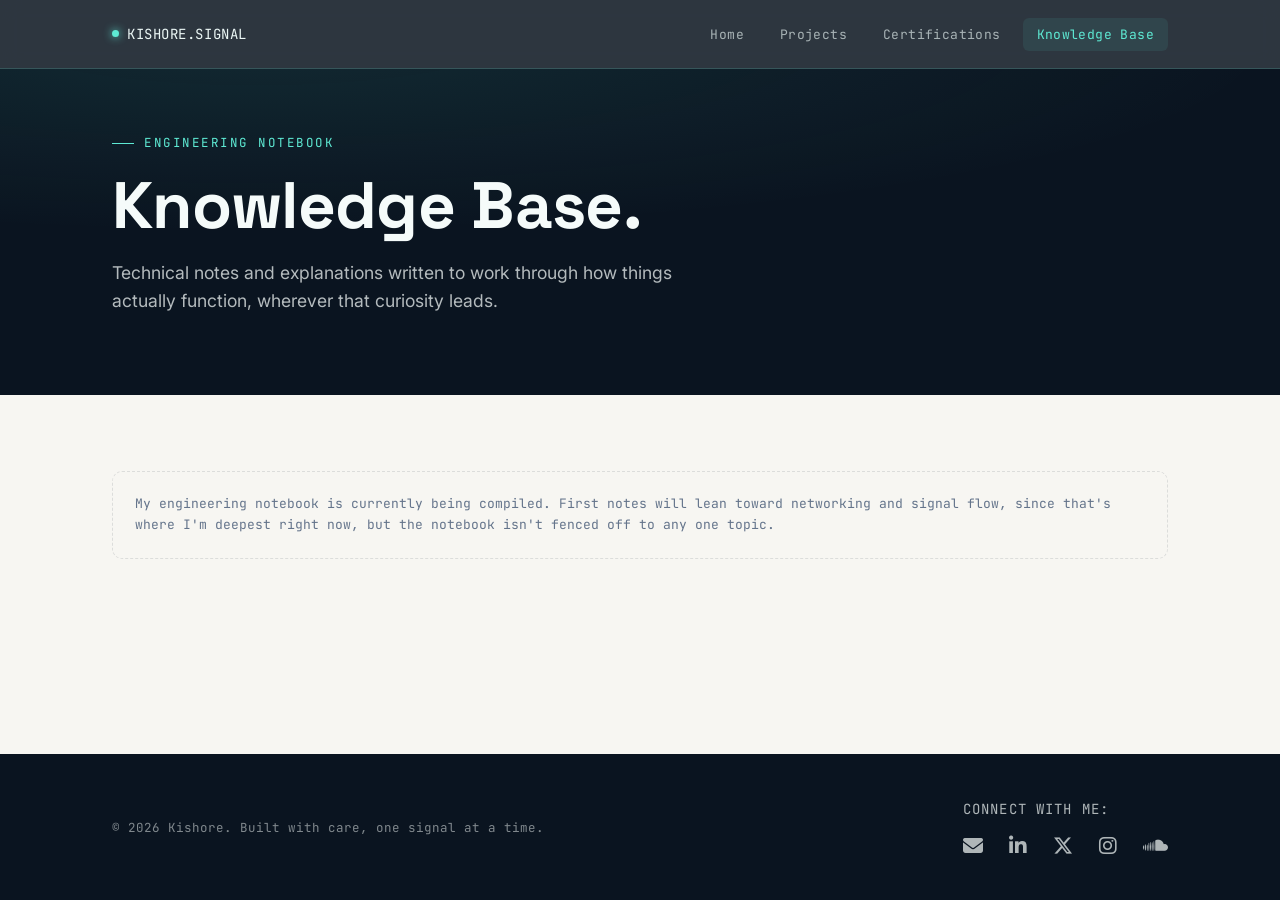
<file: knowledge-base.html>
<!DOCTYPE html>
<html lang="en">
<head>
<meta charset="UTF-8">
<meta name="viewport" content="width=device-width, initial-scale=1.0">
<title>Knowledge Base — Kishore</title>
<link rel="preconnect" href="https://fonts.googleapis.com">
<link href="https://fonts.googleapis.com/css2?family=Space+Grotesk:wght@500;600;700&family=Inter:wght@400;500;600&family=JetBrains+Mono:wght@400;500&display=swap" rel="stylesheet">
<link rel="stylesheet" href="https://cdnjs.cloudflare.com/ajax/libs/font-awesome/6.5.1/css/all.min.css">
<link rel="stylesheet" href="styles.css">
</head>
<body>

<nav class="nav">
  <div class="wrap">
    <a href="index.html" class="nav-mark">
      <span class="dot"></span>KISHORE.SIGNAL
    </a>
    
    <!-- The Mobile Arrow Toggle -->
    <button class="nav-toggle" id="navToggle" aria-label="Toggle Menu">
      <svg width="24" height="24" viewBox="0 0 24 24" fill="none" stroke="var(--cyan)" stroke-width="2" stroke-linecap="round" stroke-linejoin="round">
        <polyline points="6 9 12 15 18 9"></polyline>
      </svg>
    </button>

    <!-- The Navigation Links -->
    <ul class="nav-links" id="navLinks">
      <li><a href="index.html">Home</a></li>
      <li><a href="projects.html">Projects</a></li>
      <li><a href="certifications.html">Certifications</a></li>
      <li><a href="knowledge-base.html" aria-current="page">Knowledge Base</a></li>
    </ul>
  </div>
</nav>


<header class="hero hero--compact">
  <div class="wrap">
    <p class="hero-eyebrow">Engineering Notebook</p>
    <h1>Knowledge Base.</h1>
    <p class="lede">Technical notes and explanations written to work through how things actually function, wherever that curiosity leads.</p>
  </div>
</header>

<section class="section">
  <div class="wrap">
    <!--
      To add an entry, duplicate a .post-row block below (or remove the
      empty-note and add your first one). Keep dates in the same format
      for consistent sorting.
    -->

    <div class="empty-note reveal">
  My engineering notebook is currently being compiled. First notes will lean toward networking and signal flow, since that's where I'm deepest right now, but the notebook isn't fenced off to any one topic.
</div>


    <!-- Example entry row, ready to duplicate:
    <div class="post-row reveal">
      <span class="post-date">2026.07.17</span>
      <div class="post-main">
        <h3><a href="#">Understanding VLANs in Media Networks</a></h3>
        <p>An explanation of how VLANs isolate broadcast domains without requiring separate physical switches, and why IGMP snooping matters.</p>
      </div>
    </div>
    -->
  </div>
</section>

<footer class="site-footer">
  <div class="wrap footer-layout">
    
    <div class="footer-left">
      <span class="foot-mark">© <span id="year"></span> Kishore. Built with care, one signal at a time.</span>
    </div>
    
    <div class="footer-right">
      <span class="connect-label">Connect with me:</span>
      <div class="social-icons">
        <a href="mailto:humus.gristly0p@icloud.com" aria-label="Email" title="Email"><i class="fa-solid fa-envelope"></i></a>
        <a href="https://linkedin.com/in/kishoreshyam" target="_blank" rel="noopener" aria-label="LinkedIn" title="LinkedIn"><i class="fa-brands fa-linkedin-in"></i></a>
        <a href="https://x.com/mirudox?s=11" target="_blank" rel="noopener" aria-label="X" title="X (Twitter)"><i class="fa-brands fa-x-twitter"></i></a>
        <a href="https://www.instagram.com/mirudox_av?utm_source=qr" target="_blank" rel="noopener" aria-label="Instagram" title="Instagram"><i class="fa-brands fa-instagram"></i></a>
        <a href="https://on.soundcloud.com/vl6Q0mZX44cgOZYDjL" target="_blank" rel="noopener" aria-label="SoundCloud" title="SoundCloud"><i class="fa-brands fa-soundcloud"></i></a>
      </div>
    </div>

  </div>
</footer>

<script src="script.js"></script>
<script>document.getElementById('year').textContent = new Date().getFullYear();</script>
</body>
</html>
</file>
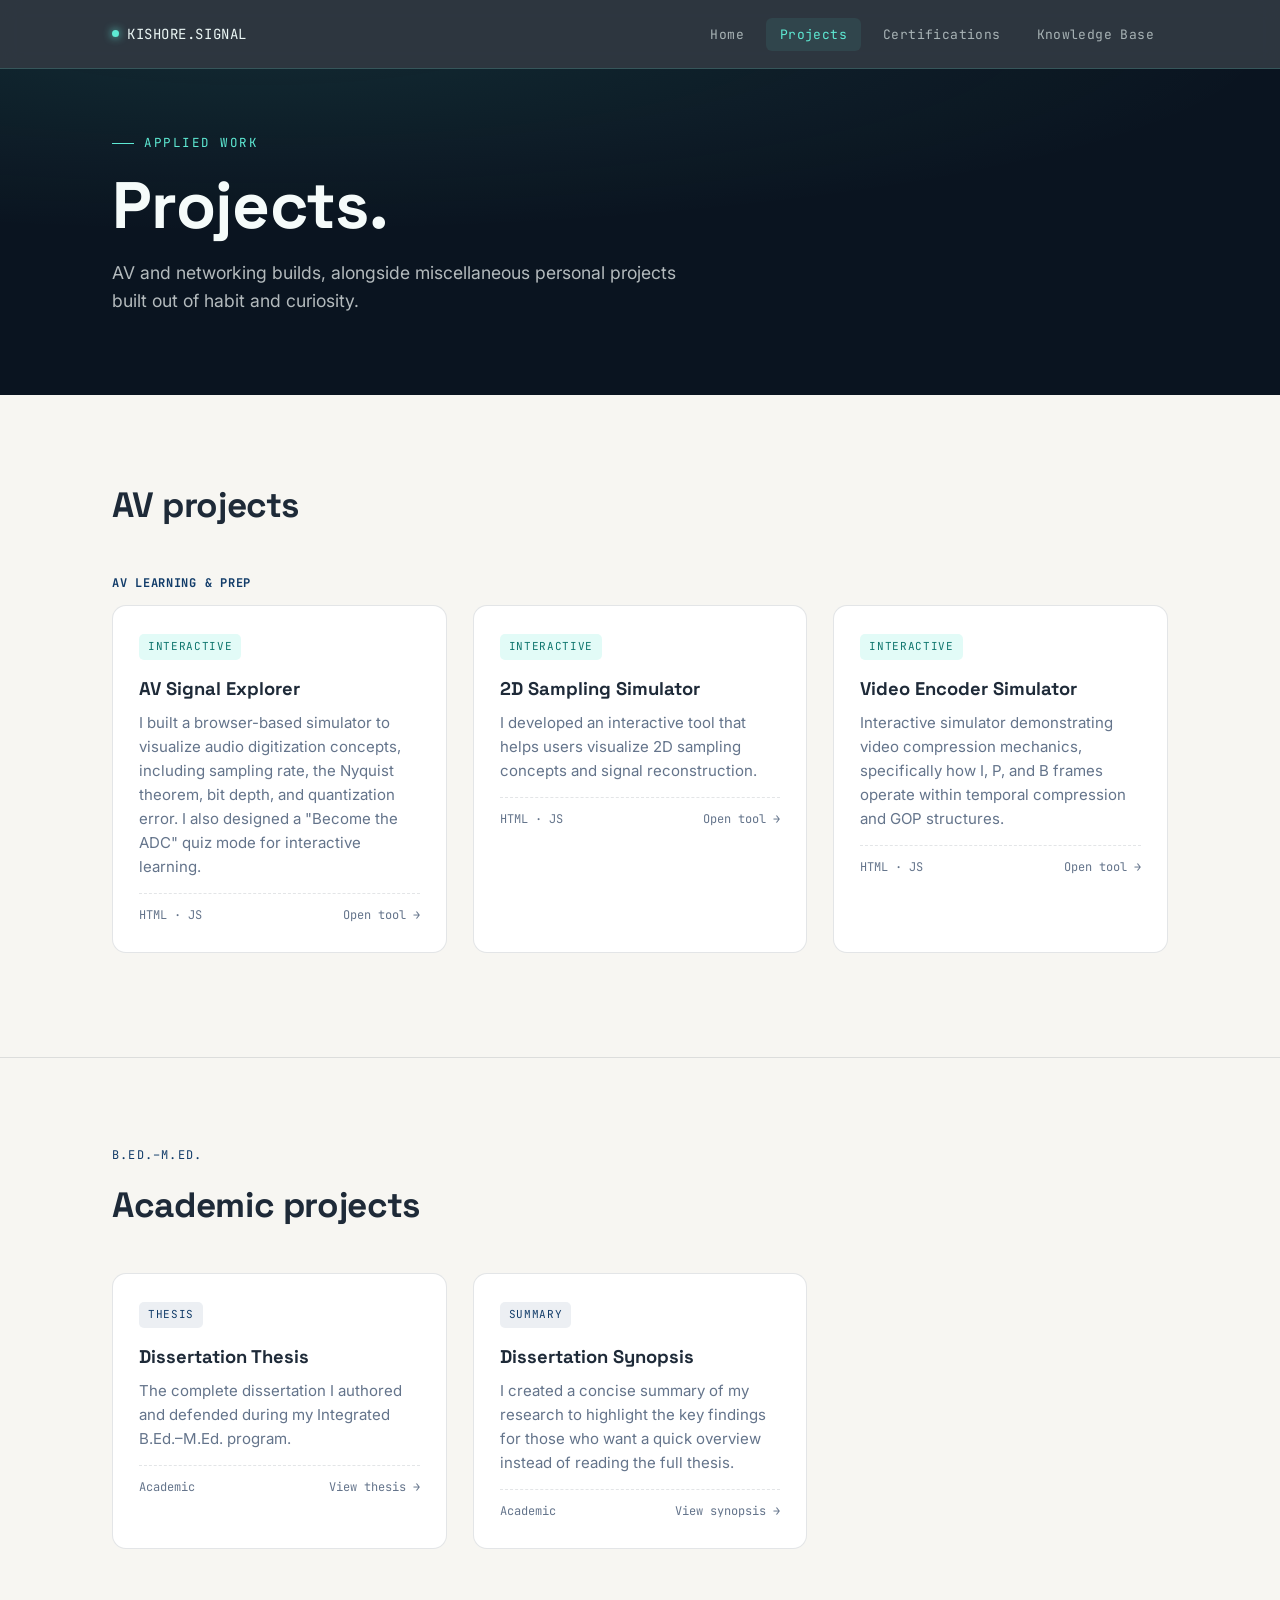
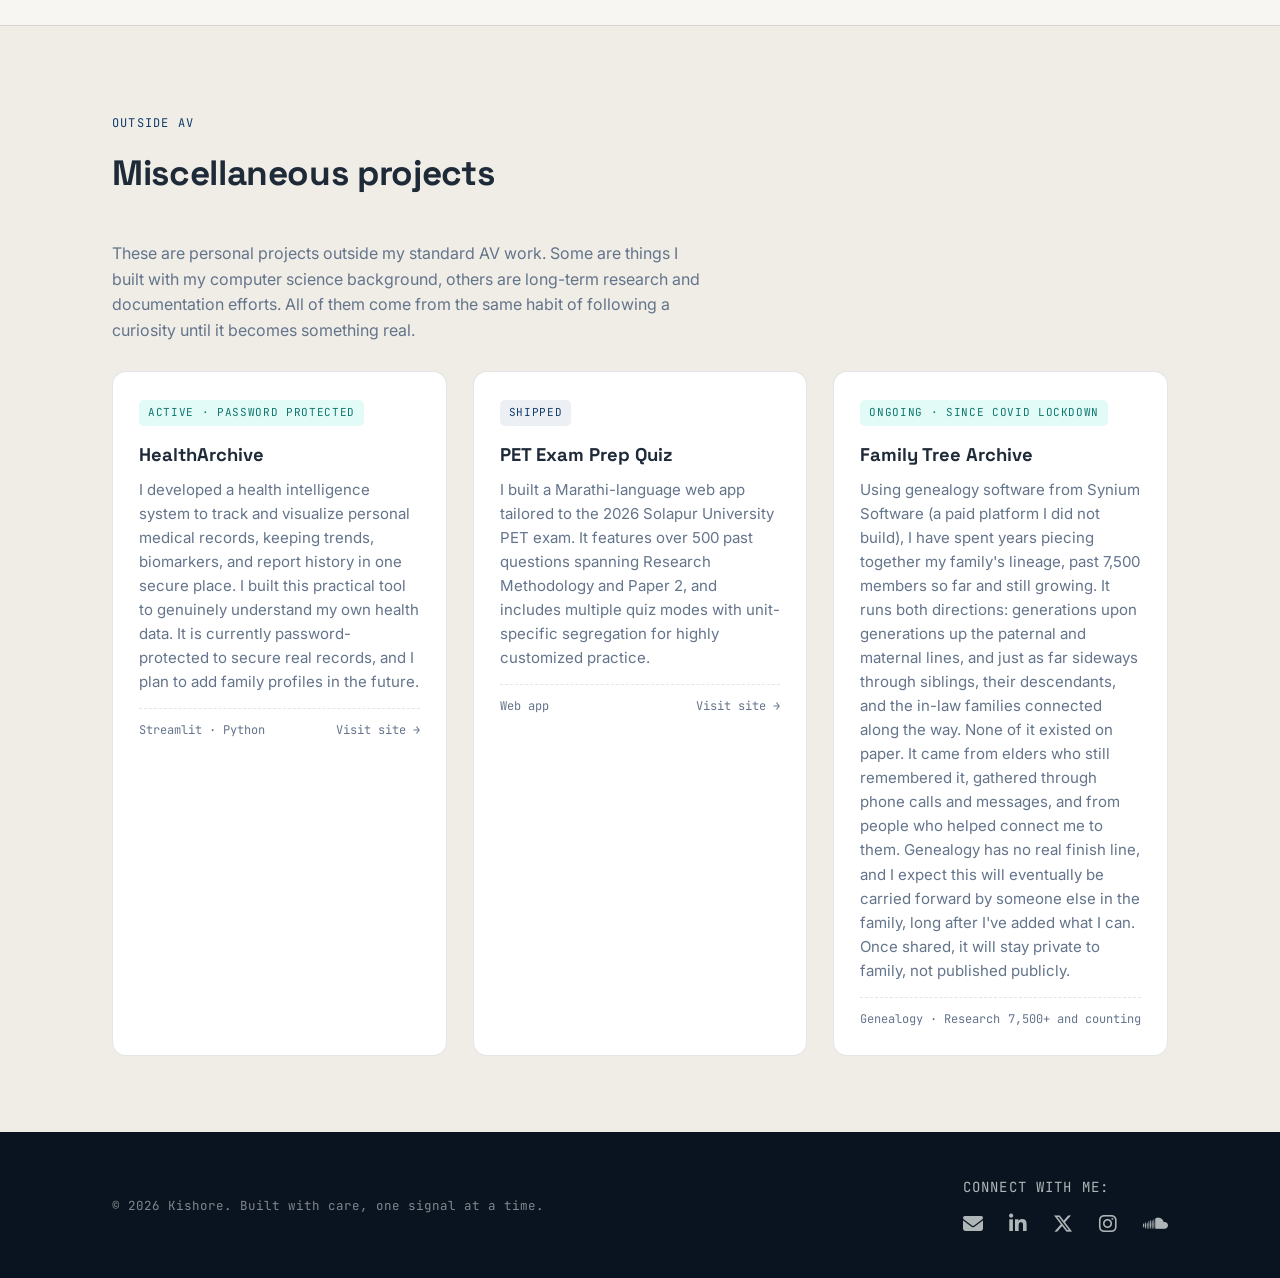
<file: projects.html>
<!DOCTYPE html>
<html lang="en">
<head>
<meta charset="UTF-8">
<meta name="viewport" content="width=device-width, initial-scale=1.0">
<title>Projects — Kishore</title>
<link rel="preconnect" href="https://fonts.googleapis.com">
<link href="https://fonts.googleapis.com/css2?family=Space+Grotesk:wght@500;600;700&family=Inter:wght@400;500;600&family=JetBrains+Mono:wght@400;500&display=swap" rel="stylesheet">
<link rel="stylesheet" href="https://cdnjs.cloudflare.com/ajax/libs/font-awesome/6.5.1/css/all.min.css">
<link rel="stylesheet" href="styles.css">
</head>
<body>

<nav class="nav">
  <div class="wrap">
    <a href="index.html" class="nav-mark">
      <span class="dot"></span>KISHORE.SIGNAL
    </a>
    
    <!-- The Mobile Arrow Toggle -->
    <button class="nav-toggle" id="navToggle" aria-label="Toggle Menu">
      <svg width="24" height="24" viewBox="0 0 24 24" fill="none" stroke="var(--cyan)" stroke-width="2" stroke-linecap="round" stroke-linejoin="round">
        <polyline points="6 9 12 15 18 9"></polyline>
      </svg>
    </button>

    <!-- The Navigation Links -->
    <ul class="nav-links" id="navLinks">
      <li><a href="index.html">Home</a></li>
      <li><a href="projects.html" aria-current="page">Projects</a></li>
      <li><a href="certifications.html">Certifications</a></li>
      <li><a href="knowledge-base.html">Knowledge Base</a></li>
    </ul>
  </div>
</nav>

<header class="hero hero--compact">
  <div class="wrap">
    <p class="hero-eyebrow">Applied work</p>
    <h1>Projects.</h1>
    <p class="lede">AV and networking builds, alongside miscellaneous personal projects built out of habit and curiosity.</p>
  </div>
</header>

<section class="section">
  <div class="wrap">
    <div class="section-head reveal">
      <div>
        <h2>AV projects</h2>
      </div>
    </div>

    <div class="chip-group reveal">
      <h4>AV Learning &amp; Prep</h4>
      <div class="grid grid-3">
        <div class="card">
          <span class="card-tag status-active">Interactive</span>
          <h3>AV Signal Explorer</h3>
          <p>I built a browser-based simulator to visualize audio digitization concepts, including sampling rate, the Nyquist theorem, bit depth, and quantization error. I also designed a "Become the ADC" quiz mode for interactive learning.</p>
          <div class="card-foot"><span>HTML · JS</span><a href="projects/av-signal-explorer/adc-visualizer.html" target="_blank" rel="noopener">Open tool →</a></div>
        </div>

        <div class="card">
          <span class="card-tag status-active">Interactive</span>
          <h3>2D Sampling Simulator</h3>
          <p>I developed an interactive tool that helps users visualize 2D sampling concepts and signal reconstruction.</p>
          <div class="card-foot"><span>HTML · JS</span><a href="projects/2d-sampling-simulator/online_viewer_net-2.html" target="_blank" rel="noopener">Open tool →</a></div>
        </div>

        <div class="card">
          <span class="card-tag status-active">Interactive</span>
          <h3>Video Encoder Simulator</h3>
          <p>Interactive simulator demonstrating video compression mechanics, specifically how I, P, and B frames operate within temporal compression and GOP structures.</p>
          <div class="card-foot"><span>HTML · JS</span><a href="projects/encoder.html" target="_blank" rel="noopener">Open tool →</a></div>
        </div>
      </div>
    </div>
  </div>
</section>

<section class="section">
  <div class="wrap">
    <div class="section-head reveal">
      <div>
        <p class="section-eyebrow">B.Ed.–M.Ed.</p>
        <h2>Academic projects</h2>
      </div>
    </div>

    <div class="grid grid-3 reveal">
      <div class="card">
        <span class="card-tag">Thesis</span>
        <h3>Dissertation Thesis</h3>
        <p>The complete dissertation I authored and defended during my Integrated B.Ed.–M.Ed. program.</p>
        <div class="card-foot"><span>Academic</span><a href="docs/DISSERTATION.pdf" target="_blank" rel="noopener">View thesis →</a></div>
      </div>

      <div class="card">
        <span class="card-tag">Summary</span>
        <h3>Dissertation Synopsis</h3>
        <p>I created a concise summary of my research to highlight the key findings for those who want a quick overview instead of reading the full thesis.</p>
        <div class="card-foot"><span>Academic</span><a href="docs/Synopsis.pdf" target="_blank" rel="noopener">View synopsis →</a></div>
      </div>
    </div>
  </div>
</section>

<section class="section section-alt">
  <div class="wrap">
    <div class="section-head reveal">
      <div>
        <p class="section-eyebrow">Outside AV</p>
        <h2>Miscellaneous projects</h2>
      </div>
    </div>
    <p class="section-desc reveal" style="margin-bottom: 28px;">These are personal projects outside my standard AV work. Some are things I built with my computer science background, others are long-term research and documentation efforts. All of them come from the same habit of following a curiosity until it becomes something real.</p>

    <div class="grid grid-3 reveal">
      <div class="card">
        <span class="card-tag status-active">Active · Password protected</span>
        <h3>HealthArchive</h3>
        <p>I developed a health intelligence system to track and visualize personal medical records, keeping trends, biomarkers, and report history in one secure place. I built this practical tool to genuinely understand my own health data. It is currently password-protected to secure real records, and I plan to add family profiles in the future.</p>
        <div class="card-foot"><span>Streamlit · Python</span><a href="https://kishore-health.streamlit.app/Trends" target="_blank" rel="noopener">Visit site →</a></div>
      </div>

      <div class="card">
        <span class="card-tag">Shipped</span>
        <h3>PET Exam Prep Quiz</h3>
        <p>I built a Marathi-language web app tailored to the 2026 Solapur University PET exam. It features over 500 past questions spanning Research Methodology and Paper 2, and includes multiple quiz modes with unit-specific segregation for highly customized practice.</p>
        <div class="card-foot"><span>Web app</span><a href="https://mirudox.github.io/pet-exam-quiz/" target="_blank" rel="noopener">Visit site →</a></div>
      </div>

      <div class="card">
  <span class="card-tag status-active">Ongoing · Since COVID lockdown</span>
  <h3>Family Tree Archive</h3>
  <p>Using genealogy software from Synium Software (a paid platform I did not build), I have spent years piecing together my family's lineage, past 7,500 members so far and still growing. It runs both directions: generations upon generations up the paternal and maternal lines, and just as far sideways through siblings, their descendants, and the in-law families connected along the way. None of it existed on paper. It came from elders who still remembered it, gathered through phone calls and messages, and from people who helped connect me to them. Genealogy has no real finish line, and I expect this will eventually be carried forward by someone else in the family, long after I've added what I can. Once shared, it will stay private to family, not published publicly.</p>
  <div class="card-foot"><span>Genealogy · Research</span><span>7,500+ and counting</span></div>
</div>



    </div>
  </div>
</section>


<footer class="site-footer">
  <div class="wrap footer-layout">
    
    <div class="footer-left">
      <span class="foot-mark">© <span id="year"></span> Kishore. Built with care, one signal at a time.</span>
    </div>
    
    <div class="footer-right">
      <span class="connect-label">Connect with me:</span>
      <div class="social-icons">
        <a href="mailto:humus.gristly0p@icloud.com" aria-label="Email" title="Email"><i class="fa-solid fa-envelope"></i></a>
        <a href="https://linkedin.com/in/kishoreshyam" target="_blank" rel="noopener" aria-label="LinkedIn" title="LinkedIn"><i class="fa-brands fa-linkedin-in"></i></a>
        <a href="https://x.com/mirudox?s=11" target="_blank" rel="noopener" aria-label="X" title="X (Twitter)"><i class="fa-brands fa-x-twitter"></i></a>
        <a href="https://www.instagram.com/mirudox_av?utm_source=qr" target="_blank" rel="noopener" aria-label="Instagram" title="Instagram"><i class="fa-brands fa-instagram"></i></a>
        <a href="https://on.soundcloud.com/vl6Q0mZX44cgOZYDjL" target="_blank" rel="noopener" aria-label="SoundCloud" title="SoundCloud"><i class="fa-brands fa-soundcloud"></i></a>
      </div>
    </div>

  </div>
</footer>



<script src="script.js"></script>
<script>document.getElementById('year').textContent = new Date().getFullYear();</script>
</body>
</html>
</file>
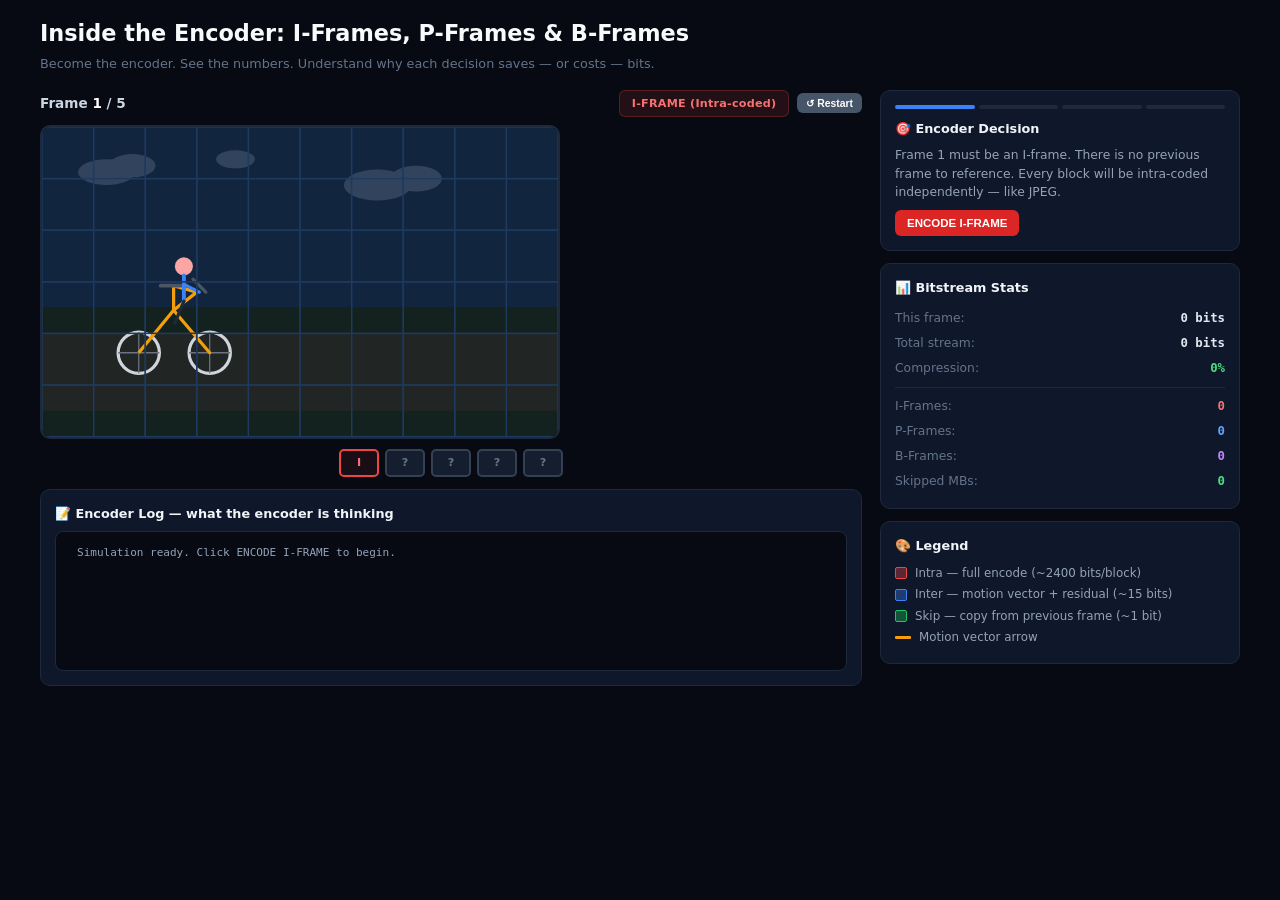
<file: projects/encoder.html>
<!DOCTYPE html>
<html lang="en">
<head>
<meta charset="UTF-8">
<meta name="viewport" content="width=device-width, initial-scale=1.0">
<title>Inside the Encoder: I-Frames, P-Frames & B-Frames</title>
<style>
*{box-sizing:border-box;margin:0;padding:0}
body{font-family:'Inter',system-ui,-apple-system,sans-serif;background:#070a12;color:#e2e8f0;min-height:100vh;padding:16px;line-height:1.55}
.container{max-width:1200px;margin:0 auto}
h1{font-size:1.4rem;margin-bottom:3px;color:#f8fafc}
.subtitle{color:#64748b;font-size:0.8rem;margin-bottom:16px}

/* ── LAYOUT ─────────────────────────────────────── */
.main-stage{display:flex;gap:18px;flex-wrap:wrap;align-items:flex-start}
.left-col{flex:1;min-width:340px;display:flex;flex-direction:column;gap:12px}
.sidebar{width:100%;max-width:360px;display:flex;flex-direction:column;gap:12px}

/* ── SVG ────────────────────────────────────────── */
.frame-canvas{width:100%;max-width:520px;height:auto;border:2px solid #1e293b;background:#0b1120;border-radius:10px;display:block}
.macroblock{stroke:#1e3a5f;stroke-width:1;fill:none;transition:fill .2s,stroke .2s;cursor:pointer}
.macroblock:hover{stroke:#60a5fa;stroke-width:2}
.mb-intra{fill:rgba(239,68,68,.22);stroke:#ef4444;stroke-width:2}
.mb-skip{fill:rgba(34,197,94,.18);stroke:#22c55e;stroke-width:2}
.mb-inter{fill:rgba(59,130,246,.22);stroke:#3b82f6;stroke-width:2}
.motion-vector{stroke:#f59e0b;stroke-width:2.5;marker-end:url(#arrowhead);opacity:.9}
.search-circle{fill:none;stroke:#f59e0b;stroke-width:1.5;stroke-dasharray:4,3;opacity:.6}
.search-candidate{fill:rgba(245,158,11,.15);stroke:#f59e0b;stroke-width:1;stroke-dasharray:3,3}

/* ── FRAME BAR ──────────────────────────────────── */
.frame-bar{display:flex;justify-content:space-between;align-items:center;margin-bottom:8px}
.frame-num{font-size:.85rem;font-weight:600;color:#cbd5e1}
.frame-num span{color:#fff;font-weight:700}
.badge{padding:4px 12px;border-radius:6px;font-size:.7rem;font-weight:700;letter-spacing:.02em}
.badge-i{background:rgba(239,68,68,.12);color:#f87171;border:1px solid rgba(239,68,68,.25)}
.badge-p{background:rgba(59,130,246,.12);color:#60a5fa;border:1px solid rgba(59,130,246,.25)}
.badge-b{background:rgba(147,51,234,.12);color:#c084fc;border:1px solid rgba(147,51,234,.25)}
.badge-none{background:rgba(100,116,139,.1);color:#64748b;border:1px solid rgba(100,116,139,.2)}

/* ── TIMELINE ────────────────────────────────────── */
.timeline{display:flex;gap:6px;margin-top:10px;justify-content:center}
.thumb{width:40px;height:28px;border-radius:5px;display:flex;align-items:center;justify-content:center;font-size:.7rem;font-weight:700;cursor:pointer;background:#151e2e;border:2px solid #334155;color:#64748b;transition:all .15s}
.thumb:hover{transform:translateY(-2px);border-color:#475569}
.thumb.active-red{border-color:#ef4444;color:#f87171;background:rgba(239,68,68,.08)}
.thumb.active-blue{border-color:#3b82f6;color:#60a5fa;background:rgba(59,130,246,.08)}
.thumb.active-purple{border-color:#a855f7;color:#c084fc;background:rgba(147,51,234,.08)}

/* ── CARDS ───────────────────────────────────────── */
.card{background:#0f172a;border:1px solid #1e293b;border-radius:10px;padding:14px}
.card h3{font-size:.8rem;color:#f1f5f9;margin-bottom:8px;display:flex;align-items:center;gap:6px}
.card p{font-size:.77rem;color:#94a3b8;line-height:1.5;margin-bottom:8px}

/* ── BUTTONS ─────────────────────────────────────── */
.btn-row{display:flex;gap:6px;flex-wrap:wrap}
.btn{padding:7px 12px;border-radius:6px;font-size:.72rem;font-weight:700;border:none;cursor:pointer;transition:all .15s;color:#fff}
.btn:hover{transform:translateY(-1px);opacity:.9}
.btn:active{transform:translateY(0)}
.btn:disabled{opacity:.35;cursor:not-allowed;transform:none!important}
.btn-red{background:#dc2626}
.btn-blue{background:#2563eb}
.btn-purple{background:#7c3aed}
.btn-slate{background:#475569}
.btn-amber{background:rgba(245,158,11,.2);color:#fbbf24;border:1px solid rgba(245,158,11,.35)}

/* ── STEP TRACK ──────────────────────────────────── */
.step-track{display:flex;gap:4px;margin-bottom:10px}
.step-dot{flex:1;height:4px;border-radius:2px;background:#1e293b;transition:background .3s}
.step-dot.active{background:#3b82f6}
.step-dot.done{background:#22c55e}

/* ── LOG ─────────────────────────────────────────── */
.log-box{background:#070a12;border-radius:8px;padding:10px;height:140px;overflow-y:auto;font-family:ui-monospace,SFMono-Regular,monospace;font-size:.69rem;color:#94a3b8;line-height:1.55;border:1px solid #1e293b}
.log-entry{border-left:3px solid transparent;padding-left:8px;margin:2px 0}
.log-i{border-left-color:#ef4444}
.log-p{border-left-color:#3b82f6}
.log-b{border-left-color:#a855f7}
.log-skip{border-left-color:#22c55e}
.log-warn{border-left-color:#f59e0b}
.log-search{border-left-color:#f59e0b}

/* ── PIXEL INSPECTOR ────────────────────────────── */
.pixel-grid{display:grid;grid-template-columns:repeat(4,1fr);gap:3px;margin-top:4px}
.pixel-cell{aspect-ratio:1;border-radius:3px;display:flex;align-items:center;justify-content:center;font-size:.58rem;font-weight:700;font-family:monospace}
.pixel-label{font-size:.64rem;color:#64748b;margin-top:6px;text-align:center}

/* ── MODE GRID ───────────────────────────────────── */
.mode-grid{display:grid;grid-template-columns:1fr 1fr;gap:6px;margin-bottom:8px}
.mode-btn{padding:8px;border-radius:6px;text-align:center;cursor:pointer;font-size:.72rem;font-weight:700;transition:all .15s;border:1px solid transparent}
.mode-btn:hover{transform:translateY(-1px)}
.mode-btn .bits{font-size:.62rem;opacity:.7;margin-top:2px;font-weight:500}
.mode-skip{background:rgba(34,197,94,.1);color:#4ade80;border-color:rgba(34,197,94,.25)}
.mode-inter{background:rgba(59,130,246,.1);color:#60a5fa;border-color:rgba(59,130,246,.25)}
.mode-intra{background:rgba(239,68,68,.1);color:#f87171;border-color:rgba(239,68,68,.25)}
.mode-auto{background:rgba(147,51,234,.1);color:#c084fc;border-color:rgba(147,51,234,.25)}
.mb-info{padding:8px;background:#070a12;border-radius:6px;font-size:.72rem;color:#cbd5e1;min-height:36px;border:1px solid #1e293b}

/* ── MOTION ESTIMATION PANEL ────────────────────── */
.me-block-row{display:flex;gap:10px;align-items:flex-start;margin:8px 0}
.me-block{text-align:center;flex:1}
.me-block-label{font-size:.62rem;color:#64748b;margin-bottom:3px;text-transform:uppercase;letter-spacing:.04em}
.me-pixel-grid{display:grid;grid-template-columns:repeat(4,1fr);gap:2px}
.me-pixel{aspect-ratio:1;border-radius:2px;display:flex;align-items:center;justify-content:center;font-size:.55rem;font-weight:700;font-family:monospace}
.me-diff-grid{display:grid;grid-template-columns:repeat(4,1fr);gap:2px}
.me-diff-cell{aspect-ratio:1;border-radius:2px;display:flex;align-items:center;justify-content:center;font-size:.55rem;font-weight:700;font-family:monospace}
.me-score-bar{height:8px;border-radius:4px;background:#1e293b;overflow:hidden;margin:4px 0}
.me-score-fill{height:100%;border-radius:4px;transition:width .4s,background .4s}
.me-verdict{padding:8px;border-radius:6px;font-size:.72rem;font-weight:700;text-align:center;margin-top:6px}
.me-verdict.skip{background:rgba(34,197,94,.1);color:#4ade80;border:1px solid rgba(34,197,94,.25)}
.me-verdict.inter{background:rgba(59,130,246,.1);color:#60a5fa;border:1px solid rgba(59,130,246,.25)}
.me-verdict.intra{background:rgba(239,68,68,.1);color:#f87171;border:1px solid rgba(239,68,68,.25)}

/* ── STATS ───────────────────────────────────────── */
.stat-row{display:flex;justify-content:space-between;font-size:.77rem;padding:3px 0}
.stat-label{color:#64748b}
.stat-val{font-family:ui-monospace,SFMono-Regular,monospace;font-weight:600}
.stat-divider{height:1px;background:#1e293b;margin:6px 0}
.text-red{color:#f87171}.text-blue{color:#60a5fa}.text-green{color:#4ade80}.text-purple{color:#c084fc}

/* ── LEGEND ──────────────────────────────────────── */
.legend-item{display:flex;align-items:center;gap:8px;font-size:.74rem;color:#94a3b8;margin:3px 0}
.dot{width:12px;height:12px;border-radius:2px;display:inline-block}
.dot-intra{background:rgba(239,68,68,.35);border:1px solid #ef4444}
.dot-inter{background:rgba(59,130,246,.35);border:1px solid #3b82f6}
.dot-skip{background:rgba(34,197,94,.35);border:1px solid #22c55e}
.dot-mv{background:#f59e0b;width:16px;height:3px;border-radius:1px}

/* ── AHA BANNER ──────────────────────────────────── */
.aha-banner{background:linear-gradient(135deg,rgba(59,130,246,.1),rgba(147,51,234,.1));border:1px solid rgba(59,130,246,.25);border-radius:10px;padding:12px;display:none}
.aha-banner.show{display:block;animation:fadeIn .5s ease}
@keyframes fadeIn{from{opacity:0;transform:translateY(-6px)}to{opacity:1;transform:translateY(0)}}
.aha-banner h4{color:#60a5fa;font-size:.82rem;margin-bottom:4px}
.aha-banner p{color:#94a3b8;font-size:.75rem;line-height:1.5}

::-webkit-scrollbar{width:5px}
::-webkit-scrollbar-track{background:transparent}
::-webkit-scrollbar-thumb{background:#334155;border-radius:3px}
@media(max-width:768px){.main-stage{flex-direction:column}.sidebar{max-width:100%}}
</style>
</head>
<body>
<div class="container">
<h1>Inside the Encoder: I-Frames, P-Frames &amp; B-Frames</h1>
<p class="subtitle">Become the encoder. See the numbers. Understand why each decision saves — or costs — bits.</p>

<div class="aha-banner" id="aha-banner">
  <h4>💡 Insight</h4>
  <p id="aha-text"></p>
</div>

<div class="main-stage">

  <!-- ══ LEFT COLUMN: canvas + log ══════════════════ -->
  <div class="left-col">

    <!-- frame bar -->
    <div>
      <div class="frame-bar">
        <div class="frame-num">Frame <span id="frame-num">1</span> / 5</div>
        <div style="display:flex;align-items:center;gap:8px">
          <div id="frame-type-badge" class="badge badge-i">I-FRAME (Intra-coded)</div>
          <button onclick="resetSim()" class="btn btn-slate" style="font-size:.65rem;padding:4px 9px">↺ Restart</button>
        </div>
      </div>

      <!-- SVG canvas -->
      <svg id="stage" width="400" height="240" viewBox="0 0 400 240" class="frame-canvas">
        <defs>
          <marker id="arrowhead" markerWidth="10" markerHeight="7" refX="9" refY="3.5" orient="auto">
            <polygon points="0 0, 10 3.5, 0 7" fill="#f59e0b"/>
          </marker>
          <pattern id="grid" width="40" height="40" patternUnits="userSpaceOnUse">
            <path d="M 40 0 L 0 0 0 40" fill="none" stroke="#0f1a2e" stroke-width="1"/>
          </pattern>
        </defs>
        <rect width="400" height="240" fill="#0b1120"/>
        <rect width="400" height="240" fill="url(#grid)"/>
        <rect x="0" y="0" width="400" height="140" fill="#1a3a5f" opacity="0.5"/>
        <rect x="0" y="140" width="400" height="100" fill="#1e3a1e" opacity="0.4"/>
        <rect x="0" y="160" width="400" height="60" fill="#2a2a2a" opacity="0.6"/>
        <g id="clouds" fill="#64748b" opacity="0.4">
          <ellipse cx="50" cy="35" rx="22" ry="10"/>
          <ellipse cx="70" cy="30" rx="18" ry="9"/>
          <ellipse cx="260" cy="45" rx="26" ry="12"/>
          <ellipse cx="290" cy="40" rx="20" ry="10"/>
          <ellipse cx="150" cy="25" rx="15" ry="7"/>
        </g>
        <g id="bicycle">
          <circle cx="75" cy="175" r="16" fill="none" stroke="#d1d5db" stroke-width="2.5"/>
          <circle cx="130" cy="175" r="16" fill="none" stroke="#d1d5db" stroke-width="2.5"/>
          <line x1="75" y1="159" x2="75" y2="191" stroke="#6b7280" stroke-width="1"/>
          <line x1="59" y1="175" x2="91" y2="175" stroke="#6b7280" stroke-width="1"/>
          <line x1="130" y1="159" x2="130" y2="191" stroke="#6b7280" stroke-width="1"/>
          <line x1="114" y1="175" x2="146" y2="175" stroke="#6b7280" stroke-width="1"/>
          <polyline points="75,175 102,142 130,175 102,142 102,123 120,128 102,142" fill="none" stroke="#f59e0b" stroke-width="2.5" stroke-linejoin="round"/>
          <line x1="92" y1="123" x2="112" y2="123" stroke="#4b5563" stroke-width="3" stroke-linecap="round"/>
          <line x1="117" y1="118" x2="127" y2="128" stroke="#4b5563" stroke-width="2.5" stroke-linecap="round"/>
          <circle cx="110" cy="108" r="7" fill="#fca5a5"/>
          <line x1="110" y1="115" x2="110" y2="135" stroke="#3b82f6" stroke-width="3" stroke-linecap="round"/>
          <line x1="110" y1="122" x2="122" y2="128" stroke="#3b82f6" stroke-width="2.5" stroke-linecap="round"/>
          <line x1="110" y1="135" x2="103" y2="152" stroke="#1e293b" stroke-width="2.5" stroke-linecap="round"/>
        </g>
        <g id="mb-overlay"></g>
        <g id="mv-overlay"></g>
        <g id="search-overlay"></g>
      </svg>

      <!-- timeline -->
      <div class="timeline">
        <div class="thumb active-red" onclick="jumpToFrame(0)">I</div>
        <div class="thumb" onclick="jumpToFrame(1)">?</div>
        <div class="thumb" onclick="jumpToFrame(2)">?</div>
        <div class="thumb" onclick="jumpToFrame(3)">?</div>
        <div class="thumb" onclick="jumpToFrame(4)">?</div>
      </div>
    </div>

    <!-- encoder log — directly below the canvas -->
    <div class="card">
      <h3>📝 Encoder Log — what the encoder is thinking</h3>
      <div id="encoder-log" class="log-box">
        <div class="log-entry">Simulation ready. Click ENCODE I-FRAME to begin.</div>
      </div>
    </div>

    <!-- pixel inspector — shown after frame 1 -->
    <div class="card" id="pixel-panel" style="display:none">
      <h3>🔬 What the encoder actually sees — raw numbers, not a bicycle</h3>
      <p style="font-size:.72rem;margin-bottom:6px">Hover any macroblock on the canvas. The encoder compares these Y-luma grids numerically — it has no concept of objects.</p>
      <div style="display:flex;gap:10px;justify-content:center;margin-bottom:4px">
        <div style="text-align:center">
          <div style="font-size:.62rem;color:#64748b;margin-bottom:3px">PREVIOUS FRAME</div>
          <div class="pixel-grid" id="prev-pixel-grid"></div>
        </div>
        <div style="display:flex;align-items:center;font-size:1.1rem;color:#334155;padding-top:12px">→</div>
        <div style="text-align:center">
          <div style="font-size:.62rem;color:#64748b;margin-bottom:3px">CURRENT FRAME</div>
          <div class="pixel-grid" id="curr-pixel-grid"></div>
        </div>
      </div>
      <div class="pixel-label" id="pixel-diff-label">Hover a block to compare numbers</div>
    </div>

  </div><!-- end left-col -->

  <!-- ══ SIDEBAR ═══════════════════════════════════ -->
  <div class="sidebar">

    <!-- encoder decision card -->
    <div class="card">
      <div class="step-track" id="step-track">
        <div class="step-dot active"></div>
        <div class="step-dot"></div>
        <div class="step-dot"></div>
        <div class="step-dot"></div>
      </div>
      <h3>🎯 Encoder Decision</h3>
      <p id="decision-prompt">Frame 1 must be an I-frame. There is no previous frame to reference. Every block will be intra-coded independently — like JPEG.</p>
      <div class="btn-row" id="decision-buttons">
        <button onclick="encodeIFrame()" class="btn btn-red">ENCODE I-FRAME</button>
      </div>
    </div>

    <!-- macroblock inspector — shown after P/B frame -->
    <div class="card" id="mb-panel" style="display:none">
      <h3>🔍 Macroblock Inspector</h3>
      <p style="font-size:.72rem;margin-bottom:6px">Select a mode, then click any block on the canvas to apply it. Watch the frame size change.</p>
      <div class="mode-grid">
        <div class="mode-btn mode-skip" onclick="setMbMode('skip')">
          <div>SKIP</div>
          <div class="bits">~1 bit — copy from prev</div>
        </div>
        <div class="mode-btn mode-inter" onclick="setMbMode('inter')">
          <div>INTER</div>
          <div class="bits">MV + residual (~15 bits)</div>
        </div>
        <div class="mode-btn mode-intra" onclick="setMbMode('intra')">
          <div>INTRA</div>
          <div class="bits">~2400 bits — full encode</div>
        </div>
        <div class="mode-btn mode-auto" onclick="autoDecide()">
          <div>AUTO</div>
          <div class="bits">Encoder decides</div>
        </div>
      </div>
      <div class="mb-info" id="mb-info">Hover a macroblock to see what the encoder sees. Click to apply the selected mode.</div>
    </div>

    <!-- motion estimation panel — block by block manual control -->
    <div class="card" id="search-panel" style="display:none">
      <h3>🔎 Motion Estimation — block by block</h3>
      <p style="font-size:.72rem;margin-bottom:4px">
        Hover any block to see the encoder's comparison: previous frame block vs current frame block.
        The <strong>difference score</strong> tells you what the encoder should do.
      </p>

      <!-- comparison grids -->
      <div class="me-block-row">
        <div class="me-block">
          <div class="me-block-label">Prev frame block</div>
          <div class="me-pixel-grid" id="me-prev-grid"></div>
        </div>
        <div style="display:flex;flex-direction:column;align-items:center;justify-content:center;gap:4px;padding-top:14px">
          <div style="font-size:.65rem;color:#64748b">diff</div>
          <div style="font-size:.9rem;color:#334155">−</div>
        </div>
        <div class="me-block">
          <div class="me-block-label">Current frame block</div>
          <div class="me-pixel-grid" id="me-curr-grid"></div>
        </div>
        <div style="display:flex;flex-direction:column;align-items:center;justify-content:center;gap:4px;padding-top:14px">
          <div style="font-size:.65rem;color:#64748b">=</div>
        </div>
        <div class="me-block">
          <div class="me-block-label">Residual (error)</div>
          <div class="me-diff-grid" id="me-diff-grid"></div>
        </div>
      </div>

      <!-- score bar -->
      <div style="font-size:.68rem;color:#64748b;margin-top:6px">Total difference score: <span id="me-score-val" style="color:#e2e8f0;font-weight:700">—</span></div>
      <div class="me-score-bar"><div class="me-score-fill" id="me-score-fill" style="width:0%"></div></div>

      <!-- encoder verdict -->
      <div class="me-verdict" id="me-verdict" style="display:none"></div>

      <!-- explanation -->
      <div style="font-size:.69rem;color:#64748b;margin-top:8px;line-height:1.6" id="me-explanation">
        Hover any block on the canvas above to see this comparison live.
      </div>
    </div>

    <!-- bitstream stats -->
    <div class="card">
      <h3>📊 Bitstream Stats</h3>
      <div class="stat-row"><span class="stat-label">This frame:</span><span id="frame-size" class="stat-val text-white">0 bits</span></div>
      <div class="stat-row"><span class="stat-label">Total stream:</span><span id="total-size" class="stat-val text-white">0 bits</span></div>
      <div class="stat-row"><span class="stat-label">Compression:</span><span id="compression" class="stat-val text-green">0%</span></div>
      <div class="stat-divider"></div>
      <div class="stat-row"><span class="stat-label">I-Frames:</span><span id="i-count" class="stat-val text-red">0</span></div>
      <div class="stat-row"><span class="stat-label">P-Frames:</span><span id="p-count" class="stat-val text-blue">0</span></div>
      <div class="stat-row"><span class="stat-label">B-Frames:</span><span id="b-count" class="stat-val text-purple">0</span></div>
      <div class="stat-row"><span class="stat-label">Skipped MBs:</span><span id="skip-count" class="stat-val text-green">0</span></div>
    </div>

    <!-- legend -->
    <div class="card">
      <h3>🎨 Legend</h3>
      <div class="legend-item"><span class="dot dot-intra"></span>Intra — full encode (~2400 bits/block)</div>
      <div class="legend-item"><span class="dot dot-inter"></span>Inter — motion vector + residual (~15 bits)</div>
      <div class="legend-item"><span class="dot dot-skip"></span>Skip — copy from previous frame (~1 bit)</div>
      <div class="legend-item"><span class="dot dot-mv"></span>Motion vector arrow</div>
    </div>

  </div><!-- end sidebar -->
</div><!-- end main-stage -->
</div><!-- end container -->

<script>
// ==================== CONFIG ====================
const FRAMES   = 5;
const MB_SIZE  = 40;
const COLS     = 10;
const ROWS     = 6;
const TOTAL_MB = COLS * ROWS;
const BIKE_SPEED = 3;

// Thresholds that determine the encoder's decision
const SKIP_THRESHOLD  = 15;
const INTER_THRESHOLD = 80;

// ==================== STATE ====================
let currentFrame = 0;
let frameData    = [];
let selectedMb   = null;
let mbMode       = 'skip';
let searchAnimating = false;

// ==================== INIT ====================
function initFrames() {
  frameData = [];
  for (let f = 0; f < FRAMES; f++) {
    frameData.push({
      type: null, encoded: false,
      mbs: Array.from({length: TOTAL_MB}, function(_, i) {
        return {
          idx: i, col: i % COLS, row: Math.floor(i / COLS),
          mode: null, mvX: 0, mvY: 0,
          hasBike: false, hasMotion: false,
          pixels: generatePixels(i % COLS, Math.floor(i / COLS), f)
        };
      }),
      size: 0
    });
  }
  for (let f = 0; f < FRAMES; f++) {
    const b = bikeBounds(f);
    for (let r = b.minRow; r <= b.maxRow; r++) {
      for (let c = b.minCol; c <= b.maxCol; c++) {
        const idx = r * COLS + c;
        if (idx >= 0 && idx < TOTAL_MB) {
          frameData[f].mbs[idx].hasBike    = true;
          frameData[f].mbs[idx].hasMotion  = (f > 0);
        }
      }
    }
  }
}

function bikeBounds(f) {
  const offset = f * BIKE_SPEED * 8;
  const baseX  = 60 + offset;
  return {
    minCol: Math.max(0, Math.floor(baseX / MB_SIZE)),
    maxCol: Math.min(COLS - 1, Math.floor((baseX + 100) / MB_SIZE)),
    minRow: Math.max(0, Math.floor(95 / MB_SIZE)),
    maxRow: Math.min(ROWS - 1, Math.floor(195 / MB_SIZE))
  };
}

function generatePixels(col, row, f) {
  const bikeOffX = f * BIKE_SPEED * 8;
  const bikeBaseX = 60 + bikeOffX;
  const bx = col * MB_SIZE, by = row * MB_SIZE;
  const inBike = bx < bikeBaseX + 100 && bx + MB_SIZE > bikeBaseX && by < 195 && by + MB_SIZE > 95;
  const vals = [];
  for (let py = 0; py < 4; py++) {
    for (let px = 0; px < 4; px++) {
      let v;
      if (row < 3)      v = 42  + Math.round(Math.random() * 12);
      else if (row ===3) v = 35 + Math.round(Math.random() * 18);
      else               v = 52 + Math.round(Math.random() * 14);
      if (inBike) {
        const lx = bx + px * 10, ly = by + py * 10;
        const d1 = Math.sqrt(Math.pow(lx-(bikeBaseX+15),2) + Math.pow(ly-175,2));
        const d2 = Math.sqrt(Math.pow(lx-(bikeBaseX+70),2) + Math.pow(ly-175,2));
        if (d1 < 18 || d2 < 18)                                              v = 195 + Math.round(Math.random()*18);
        else if (ly>140 && ly<175 && lx>bikeBaseX+20 && lx<bikeBaseX+65)    v = 178 + Math.round(Math.random()*25);
        else if (ly>100 && ly<140 && lx>bikeBaseX+30 && lx<bikeBaseX+55)    v = 158 + Math.round(Math.random()*22);
      }
      vals.push(Math.round(v));
    }
  }
  return vals;
}

function diffScore(a, b) {
  let s = 0;
  for (let i = 0; i < 16; i++) s += Math.abs(a[i] - b[i]);
  return s;
}

// ==================== LOGGING ====================
function log(msg, type) {
  const el = document.getElementById('encoder-log');
  const d  = document.createElement('div');
  d.className = 'log-entry log-' + (type || '');
  d.textContent = '[F' + (currentFrame + 1) + '] ' + msg;
  el.appendChild(d);
  el.scrollTop = el.scrollHeight;
}

function showAha(text) {
  const b = document.getElementById('aha-banner');
  document.getElementById('aha-text').textContent = text;
  b.classList.add('show');
  setTimeout(function() { b.classList.remove('show'); }, 12000);
}

function updateStats() {
  let total = 0, iC = 0, pC = 0, bC = 0, sk = 0;
  frameData.forEach(function(f) {
    if (!f.encoded) return;
    total += f.size;
    if (f.type==='I') iC++;
    if (f.type==='P') pC++;
    if (f.type==='B') bC++;
    sk += f.mbs.filter(function(m){ return m.mode==='skip'; }).length;
  });
  const raw  = (currentFrame + 1) * 400 * 240 * 24;
  const comp = raw > 0 ? Math.round((1 - total / raw) * 100) : 0;
  document.getElementById('total-size').textContent  = total.toLocaleString() + ' bits';
  document.getElementById('compression').textContent = comp + '%';
  document.getElementById('i-count').textContent     = iC;
  document.getElementById('p-count').textContent     = pC;
  document.getElementById('b-count').textContent     = bC;
  document.getElementById('skip-count').textContent  = sk;
}

// ==================== DRAW ====================
function drawMacroblocks() {
  const ov = document.getElementById('mb-overlay');
  ov.innerHTML = '';
  const fd = frameData[currentFrame];
  for (let r = 0; r < ROWS; r++) {
    for (let c = 0; c < COLS; c++) {
      const idx  = r * COLS + c;
      const mb   = fd.mbs[idx];
      const rect = document.createElementNS('http://www.w3.org/2000/svg','rect');
      rect.setAttribute('x', c * MB_SIZE);
      rect.setAttribute('y', r * MB_SIZE);
      rect.setAttribute('width',  MB_SIZE);
      rect.setAttribute('height', MB_SIZE);
      rect.setAttribute('class','macroblock');
      if (fd.encoded && mb.mode) {
        if (mb.mode==='intra') rect.classList.add('mb-intra');
        else if (mb.mode==='inter') rect.classList.add('mb-inter');
        else if (mb.mode==='skip')  rect.classList.add('mb-skip');
      }
      rect.addEventListener('click',      function(){ selectMb(idx); });
      rect.addEventListener('mouseenter', function(){ onHoverMb(idx); });
      ov.appendChild(rect);
    }
  }
}

function drawMotionVectors() {
  const ov = document.getElementById('mv-overlay');
  ov.innerHTML = '';
  const fd = frameData[currentFrame];
  if (!fd.encoded || (fd.type!=='P' && fd.type!=='B')) return;
  fd.mbs.forEach(function(mb) {
    if (mb.mode==='inter' && (mb.mvX!==0 || mb.mvY!==0)) {
      const cx = mb.col * MB_SIZE + MB_SIZE/2;
      const cy = mb.row * MB_SIZE + MB_SIZE/2;
      const line = document.createElementNS('http://www.w3.org/2000/svg','line');
      line.setAttribute('x1', cx);
      line.setAttribute('y1', cy);
      line.setAttribute('x2', cx + mb.mvX * 3);
      line.setAttribute('y2', cy + mb.mvY * 3);
      line.setAttribute('class','motion-vector');
      const t = document.createElementNS('http://www.w3.org/2000/svg','title');
      const dir = mb.mvX < 0 ? Math.abs(mb.mvX).toFixed(1)+'px left' : mb.mvX.toFixed(1)+'px right';
      t.textContent = 'This block came from '+dir+' in the previous frame. The encoder stores that direction instead of re-encoding all the pixels.';
      line.appendChild(t);
      ov.appendChild(line);
    }
  });
}

function moveBike(f) {
  document.getElementById('bicycle').setAttribute('transform','translate('+(f*BIKE_SPEED*8)+',0)');
}

// ==================== HOVER ON MB ====================
function onHoverMb(idx) {
  const fd   = frameData[currentFrame];
  const mb   = fd.mbs[idx];
  const prev = currentFrame > 0 ? frameData[currentFrame-1].mbs[idx] : null;

  showPixelInspector(idx);

  if (document.getElementById('search-panel').style.display !== 'none') {
    showMotionEstimation(mb, prev);
  }

  if (document.getElementById('mb-panel').style.display !== 'none') {
    showMbInfo(idx);
  }
}

function showPixelInspector(idx) {
  const fd   = frameData[currentFrame];
  const mb   = fd.mbs[idx];
  const prev = currentFrame > 0 ? frameData[currentFrame-1].mbs[idx] : null;

  const cg = document.getElementById('curr-pixel-grid');
  const pg = document.getElementById('prev-pixel-grid');
  cg.innerHTML = ''; pg.innerHTML = '';

  mb.pixels.forEach(function(v) {
    const d = document.createElement('div');
    d.className = 'pixel-cell';
    d.style.background = 'rgb('+v+','+v+','+v+')';
    d.style.color = v > 150 ? '#000' : '#fff';
    d.textContent = v;
    cg.appendChild(d);
  });

  if (prev) {
    prev.pixels.forEach(function(v) {
      const d = document.createElement('div');
      d.className = 'pixel-cell';
      d.style.background = 'rgb('+v+','+v+','+v+')';
      d.style.color = v > 150 ? '#000' : '#fff';
      d.textContent = v;
      pg.appendChild(d);
    });
    const score = diffScore(mb.pixels, prev.pixels);
    const avgDiff = (score/16).toFixed(1);
    const col = score > SKIP_THRESHOLD ? '#ef4444' : '#22c55e';
    document.getElementById('pixel-diff-label').innerHTML =
      'Avg difference per pixel: <strong style="color:'+col+'">'+avgDiff+'</strong> — '+
      (score <= SKIP_THRESHOLD ? 'Nearly identical → SKIP candidate' :
       score <= INTER_THRESHOLD ? 'Changed but findable → INTER candidate' :
       'Too different → likely needs INTRA');
  } else {
    for (let i=0;i<16;i++) {
      const d = document.createElement('div');
      d.className='pixel-cell';
      d.style.background='#1e293b'; d.style.color='#475569';
      d.textContent='—'; pg.appendChild(d);
    }
    document.getElementById('pixel-diff-label').textContent = 'No previous frame — I-frame encodes every block from scratch';
  }
}

// ==================== MOTION ESTIMATION PANEL ====================
function showMotionEstimation(mb, prev) {
  const prevG = document.getElementById('me-prev-grid');
  const currG = document.getElementById('me-curr-grid');
  const diffG = document.getElementById('me-diff-grid');
  prevG.innerHTML=''; currG.innerHTML=''; diffG.innerHTML='';

  if (!prev) {
    document.getElementById('me-explanation').textContent = 'No previous frame available — this is an I-frame. All blocks encoded independently.';
    document.getElementById('me-verdict').style.display = 'none';
    document.getElementById('me-score-fill').style.width = '0%';
    document.getElementById('me-score-val').textContent = '—';
    return;
  }

  const diffs = [];
  for (let i=0;i<16;i++) {
    diffs.push(Math.abs(mb.pixels[i] - prev.pixels[i]));
  }
  const totalScore = diffs.reduce(function(a,b){return a+b;},0);
  const maxPossible = 255 * 16;

  prev.pixels.forEach(function(v) {
    const d = document.createElement('div');
    d.className='me-pixel';
    d.style.background='rgb('+v+','+v+','+v+')';
    d.style.color = v>150?'#000':'#fff';
    d.textContent=v; prevG.appendChild(d);
  });

  mb.pixels.forEach(function(v) {
    const d = document.createElement('div');
    d.className='me-pixel';
    d.style.background='rgb('+v+','+v+','+v+')';
    d.style.color = v>150?'#000':'#fff';
    d.textContent=v; currG.appendChild(d);
  });

  diffs.forEach(function(v) {
    const d = document.createElement('div');
    d.className='me-diff-cell';
    d.style.background = v === 0 ? '#0d1117' : 'rgba(239,68,68,'+(v/120).toFixed(2)+')';
    d.style.color = v > 60 ? '#fff' : '#94a3b8';
    d.textContent = v; diffG.appendChild(d);
  });

  const pct = Math.min(100, (totalScore / maxPossible) * 100 * 4);
  document.getElementById('me-score-val').textContent = totalScore;
  const fill = document.getElementById('me-score-fill');
  fill.style.width = pct + '%';
  fill.style.background = totalScore <= SKIP_THRESHOLD ? '#22c55e' : totalScore <= INTER_THRESHOLD ? '#3b82f6' : '#ef4444';

  const verdict  = document.getElementById('me-verdict');
  const explain  = document.getElementById('me-explanation');
  verdict.style.display = 'block';

  if (totalScore <= SKIP_THRESHOLD) {
    verdict.className = 'me-verdict skip';
    verdict.textContent = '✓ SKIP — numbers are nearly identical';
    explain.innerHTML =
      'Total diff = <strong>'+totalScore+'</strong> across 16 pixels (avg '+( totalScore/16).toFixed(1)+' per pixel). '+
      'This is below the skip threshold ('+SKIP_THRESHOLD+'). '+
      'The encoder says: <em>"These numbers are so close I can just copy the block from the previous frame."</em> '+
      'Cost: <strong style="color:#4ade80">~1 bit</strong>. No motion vector needed.';
  } else if (totalScore <= INTER_THRESHOLD) {
    verdict.className = 'me-verdict inter';
    verdict.textContent = '→ INTER — block moved, use motion vector';
    const mvPx = Math.round(BIKE_SPEED * 8);
    explain.innerHTML =
      'Total diff = <strong>'+totalScore+'</strong>. Changed, but the encoder searches the previous frame '+
      'and finds a very similar block shifted <strong>'+mvPx+'px to the right</strong>. '+
      'So instead of re-encoding all 16 pixels, it stores: '+
      '<em>"take previous block, shift right '+mvPx+'px"</em> (the motion vector) '+
      'plus the tiny leftover error (the residual). '+
      'Cost: <strong style="color:#60a5fa">~15 bits</strong> vs ~2400 bits for a full encode.';
  } else {
    verdict.className = 'me-verdict intra';
    verdict.textContent = '✗ INTRA — too different, full re-encode';
    explain.innerHTML =
      'Total diff = <strong>'+totalScore+'</strong>. The encoder searched the reference frame but '+
      'no nearby block is a good match. Prediction would leave a large residual, which would cost almost as much '+
      'as encoding fresh. So the encoder gives up on prediction and encodes this block independently — like a JPEG tile. '+
      'Cost: <strong style="color:#f87171">~2400 bits</strong>.';
  }
}

// ==================== MB INTERACTION ====================
function selectMb(idx) {
  if (!frameData[currentFrame].encoded) return;
  if (frameData[currentFrame].type === 'I') {
    log('I-frame: all blocks must be INTRA. Cannot change individual blocks.', 'i');
    return;
  }
  const mb   = frameData[currentFrame].mbs[idx];
  const prev = currentFrame > 0 ? frameData[currentFrame-1].mbs[idx] : null;
  const score = prev ? diffScore(mb.pixels, prev.pixels) : 999;

  if (mbMode === 'skip') {
    if (score > SKIP_THRESHOLD) {
      log('MB['+mb.col+','+mb.row+']: forced SKIP even though diff='+score+' (above threshold '+SKIP_THRESHOLD+'). Decoder will show wrong pixels — this is how artifacts happen.', 'warn');
    } else {
      log('MB['+mb.col+','+mb.row+']: SKIP — diff='+score+', below threshold. Copy from previous frame. ~1 bit.', 'skip');
    }
    mb.mode='skip'; mb.mvX=0; mb.mvY=0;
  } else if (mbMode === 'inter') {
    const mvPx = Math.round(BIKE_SPEED * 8);
    mb.mode='inter';
    mb.mvX = mb.hasMotion ? -(BIKE_SPEED*8/MB_SIZE) : 0;
    mb.mvY = 0;
    log('MB['+mb.col+','+mb.row+']: INTER — encoder found block '+mvPx+'px right in prev frame. MV + residual. ~15 bits.', 'p');
  } else if (mbMode === 'intra') {
    mb.mode='intra'; mb.mvX=0; mb.mvY=0;
    log('MB['+mb.col+','+mb.row+']: INTRA — no good match. Fresh encode. ~'+Math.round(MB_SIZE*MB_SIZE*1.5)+' bits.', 'i');
  }
  recalcFrameSize();
  drawMacroblocks();
  drawMotionVectors();
  updateStats();
}

function setMbMode(mode) {
  mbMode = mode;
  const names = {skip:'SKIP',inter:'INTER',intra:'INTRA'};
  log('Mode set to '+names[mode]+'. Now click any macroblock to apply.');
  document.getElementById('mb-info').textContent = 'Mode: '+names[mode]+'. Click a block on the canvas.';
}

function showMbInfo(idx) {
  const mb   = frameData[currentFrame].mbs[idx];
  const prev = currentFrame > 0 ? frameData[currentFrame-1].mbs[idx] : null;
  const score = prev ? diffScore(mb.pixels, prev.pixels) : null;
  const info  = document.getElementById('mb-info');
  let txt = 'Block ['+mb.col+', '+mb.row+'] — ';
  if (!frameData[currentFrame].encoded) {
    txt += 'not encoded yet.';
  } else if (mb.mode==='skip') {
    txt += 'SKIP. Copy from previous frame. ~1 bit.';
  } else if (mb.mode==='inter') {
    const dir = mb.mvX < 0 ? Math.abs(mb.mvX).toFixed(1)+'px left' : mb.mvX.toFixed(1)+'px right';
    txt += 'INTER. Block found '+dir+' in previous frame. ~15 bits.';
  } else if (mb.mode==='intra') {
    txt += 'INTRA. Full re-encode. ~'+Math.round(MB_SIZE*MB_SIZE*1.5)+' bits.';
  }
  if (score !== null) txt += ' (diff score: '+score+')';
  if (mb.hasBike) txt += ' 🚲 bicycle pixels';
  info.textContent = txt;
}

function autoDecide() {
  const fd = frameData[currentFrame];
  if (fd.type!=='P' && fd.type!=='B') return;
  let skipC=0, interC=0, intraC=0;
  fd.mbs.forEach(function(mb) {
    const prev = currentFrame > 0 ? frameData[currentFrame-1].mbs[mb.idx] : null;
    const score = prev ? diffScore(mb.pixels, prev.pixels) : 999;
    if (score <= SKIP_THRESHOLD) {
      mb.mode='skip'; mb.mvX=0; mb.mvY=0; skipC++;
    } else if (score <= INTER_THRESHOLD || mb.hasBike) {
      mb.mode='inter';
      mb.mvX = mb.hasMotion ? -(BIKE_SPEED*8/MB_SIZE) : 0;
      mb.mvY = 0; interC++;
    } else {
      mb.mode='intra'; mb.mvX=0; mb.mvY=0; intraC++;
    }
  });
  log('AUTO: '+skipC+' blocks SKIP (diff ≤'+SKIP_THRESHOLD+'), '+interC+' INTER (motion found), '+intraC+' INTRA (too different).', 'p');
  recalcFrameSize(); drawMacroblocks(); drawMotionVectors(); updateStats();
}

// ==================== FRAME SIZE ====================
function recalcFrameSize() {
  const fd = frameData[currentFrame];
  let size = 0;
  if (fd.type==='I') {
    size = TOTAL_MB * MB_SIZE * MB_SIZE * 1.5;
  } else {
    const interCost = fd.type==='B' ? 18 : 15;
    fd.mbs.forEach(function(mb) {
      if      (mb.mode==='skip')  size += 1;
      else if (mb.mode==='inter') size += interCost;
      else if (mb.mode==='intra') size += MB_SIZE * MB_SIZE * 1.5;
    });
  }
  fd.size = Math.round(size);
  document.getElementById('frame-size').textContent = fd.size.toLocaleString() + ' bits';
}

// ==================== ENCODE ACTIONS ====================
function encodeIFrame() {
  const fd = frameData[currentFrame];
  fd.type='I'; fd.encoded=true;
  fd.mbs.forEach(function(mb){ mb.mode='intra'; mb.mvX=0; mb.mvY=0; });
  recalcFrameSize();
  document.getElementById('frame-type-badge').textContent = 'I-FRAME (Intra-coded)';
  document.getElementById('frame-type-badge').className   = 'badge badge-i';
  log('I-FRAME encoded. Every block compressed independently. No references. Like JPEG.', 'i');
  log('Frame size: '+fd.size.toLocaleString()+' bits ('+( fd.size/8/1024).toFixed(1)+' KB)', 'i');
  showAha('An I-frame is essentially a JPEG. The encoder sees only numbers — no trees, no bicycle, no sky. It compresses each block independently: transform the pixel values, reduce precision, encode compactly. No previous frame is referenced. This is why I-frames are large but self-contained — and why seeking in a video always snaps to an I-frame.');
  updateThumb(currentFrame,'I','red');
  drawMacroblocks(); updateStats(); updateStepTrack(1);
  document.getElementById('pixel-panel').style.display = 'block';
  setTimeout(function(){ if(currentFrame < FRAMES-1) setupNextFrame(); }, 600);
}

function encodePFrame() {
  const fd = frameData[currentFrame];
  fd.type='P'; fd.encoded=true;
  fd.mbs.forEach(function(mb) {
    const prev  = frameData[currentFrame-1].mbs[mb.idx];
    const score = diffScore(mb.pixels, prev.pixels);
    if (score <= SKIP_THRESHOLD) {
      mb.mode='skip'; mb.mvX=0; mb.mvY=0;
    } else if (mb.hasBike || score <= INTER_THRESHOLD) {
      mb.mode='inter';
      mb.mvX = mb.hasMotion ? -(BIKE_SPEED*8/MB_SIZE) : 0;
      mb.mvY=0;
    } else {
      mb.mode='intra'; mb.mvX=0; mb.mvY=0;
    }
  });
  recalcFrameSize();
  document.getElementById('frame-type-badge').textContent = 'P-FRAME (Predicted)';
  document.getElementById('frame-type-badge').className   = 'badge badge-p';
  const savings = Math.round((1 - fd.size / frameData[0].size) * 100);
  log('P-FRAME encoded. References previous frame.', 'p');
  log('Size: '+fd.size.toLocaleString()+' bits — '+savings+'% smaller than the I-frame.', 'p');
  log('Background blocks: diff score ≤'+SKIP_THRESHOLD+' → SKIP. Bike blocks: diff high but match found → INTER + MV.', 'p');
  log('Residual: after applying the MV, the leftover error is tiny. Only the residual + MV are stored.', 'p');
  showAha('The encoder compared every block numerically with the previous frame. Background: "Pixel numbers almost identical — SKIP, just 1 bit." Bike block: "Numbers changed, but found a shifted match — store motion vector + tiny residual." Result: '+savings+'% smaller than an I-frame with almost the same visual quality.');
  updateThumb(currentFrame,'P','blue');
  drawMacroblocks(); drawMotionVectors(); updateStats(); updateStepTrack(2);
  document.getElementById('mb-panel').style.display    = 'block';
  document.getElementById('search-panel').style.display = 'block';
  document.getElementById('decision-prompt').textContent = 'P-frame encoded. Hover blocks to see the encoder\'s comparison. Click a block to manually override its mode. Experiment — then move to the next frame.';
  document.getElementById('decision-buttons').innerHTML =
    '<button onclick="nextFrame()" class="btn btn-slate">NEXT FRAME →</button>'+
    '<button onclick="autoDecide()" class="btn btn-purple">RE-AUTO</button>';
}

function encodeBFrame() {
  const fd = frameData[currentFrame];
  fd.type='B'; fd.encoded=true;
  fd.mbs.forEach(function(mb) {
    const prev  = frameData[currentFrame-1].mbs[mb.idx];
    const score = diffScore(mb.pixels, prev.pixels);
    if (score <= SKIP_THRESHOLD) {
      mb.mode='skip'; mb.mvX=0; mb.mvY=0;
    } else {
      mb.mode='inter';
      mb.mvX = mb.hasMotion ? -(BIKE_SPEED*8/MB_SIZE) : 0;
      mb.mvY=0;
    }
  });
  recalcFrameSize();
  document.getElementById('frame-type-badge').textContent = 'B-FRAME (Bi-predicted)';
  document.getElementById('frame-type-badge').className   = 'badge badge-b';
  const savings = Math.round((1 - fd.size / frameData[0].size) * 100);
  log('B-FRAME encoded. Uses BOTH previous AND next frames as reference.', 'b');
  log('Size: '+fd.size.toLocaleString()+' bits — '+savings+'% smaller than I-frame.', 'b');
  log('Each inter block stores TWO motion vectors (one forward, one backward) — but better prediction = smaller residual.', 'b');
  log('⚠ Transmission order: this B-frame is sent AFTER the next P-frame. Decoder reorders before display. Adds latency — avoid in live streams.', 'warn');
  showAha('B-frames predict from BOTH past and future frames — available only in offline encoding where the encoder has already seen future frames. Each inter block costs slightly more (two motion vectors) but the prediction is so much better that the residual is tiny. Net result: usually the smallest frame type. But: the decoder must buffer and reorder frames, adding latency. This is why live broadcast avoids B-frames.');
  updateThumb(currentFrame,'B','purple');
  drawMacroblocks(); drawMotionVectors(); updateStats(); updateStepTrack(3);
  document.getElementById('mb-panel').style.display    = 'block';
  document.getElementById('search-panel').style.display = 'block';
  document.getElementById('decision-prompt').textContent = 'B-frame encoded. Hover blocks to see the comparison. Then move to next frame.';
  document.getElementById('decision-buttons').innerHTML =
    '<button onclick="nextFrame()" class="btn btn-slate">NEXT FRAME →</button>'+
    '<button onclick="autoDecide()" class="btn btn-purple">RE-AUTO</button>';
}

function setupNextFrame() {
  currentFrame++;
  document.getElementById('frame-num').textContent = currentFrame + 1;
  moveBike(currentFrame);
  document.getElementById('search-overlay').innerHTML = '';
  document.getElementById('mb-panel').style.display    = 'none';
  document.getElementById('search-panel').style.display = 'none';
  drawMacroblocks();
  document.getElementById('mv-overlay').innerHTML = '';

  const isLast = (currentFrame === FRAMES - 1);
  const bNote  = isLast
    ? ' B-frame is unavailable here — it needs a future reference frame, but this is the last frame.'
    : ' B-frame = cheapest. Predicts from BOTH past AND future (offline encoding only).';
  document.getElementById('decision-prompt').textContent =
    'Frame '+(currentFrame+1)+': choose frame type. I-frame = large, self-contained. P-frame = small, references past.'+bNote;

  let btns = '<button onclick="encodeIFrame()" class="btn btn-red">I-FRAME</button>'+
             '<button onclick="encodePFrame()" class="btn btn-blue">P-FRAME</button>';
  if (!isLast) btns += '<button onclick="encodeBFrame()" class="btn btn-purple">B-FRAME</button>';
  else         btns += '<button disabled class="btn btn-purple" title="B-frames need a future reference — not available on the last frame">B-FRAME ✗</button>';
  document.getElementById('decision-buttons').innerHTML = btns;
  log('--- Frame '+(currentFrame+1)+' ready. Choose frame type ---');
}

function nextFrame() {
  if (currentFrame < FRAMES-1) setupNextFrame();
  else finishEncoding();
}

function finishEncoding() {
  document.getElementById('decision-prompt').textContent =
    'All 5 frames encoded! Restart and try different sequences: all I-frames (largest, always seekable), '+
    'I-P-P-P-P (good compression, low latency), I-B-B-P-B-B-P (best compression, higher latency, not for live).';
  document.getElementById('decision-buttons').innerHTML =
    '<button onclick="resetSim()" class="btn btn-slate">↺ Restart</button>';
  let total = 0;
  frameData.forEach(function(f){ total += f.size; });
  const raw   = FRAMES * 400 * 240 * 24;
  const saved = raw - total;
  log('=== ENCODING COMPLETE ===', 'p');
  log('Total: '+total.toLocaleString()+' bits ('+( total/8/1024).toFixed(1)+' KB)', 'p');
  log('Raw uncompressed: '+raw.toLocaleString()+' bits ('+( raw/8/1024).toFixed(1)+' KB)', 'i');
  log('Saved: '+(saved/8/1024).toFixed(1)+' KB ('+Math.round(saved/raw*100)+'%)', 'skip');
  showAha('You just experienced what an encoder does 24–60 times per second. It never knows what a bicycle is. It compares grids of numbers, searches for matching regions, stores the smallest mathematical description. That is video compression.');
}

function resetSim() {
  currentFrame = 0;
  initFrames();
  document.getElementById('encoder-log').innerHTML = '<div class="log-entry">Simulation restarted. Click ENCODE I-FRAME to begin.</div>';
  document.getElementById('frame-size').textContent  = '0 bits';
  document.getElementById('total-size').textContent  = '0 bits';
  document.getElementById('compression').textContent = '0%';
  document.getElementById('i-count').textContent     = '0';
  document.getElementById('p-count').textContent     = '0';
  document.getElementById('b-count').textContent     = '0';
  document.getElementById('skip-count').textContent  = '0';
  document.querySelectorAll('.thumb').forEach(function(el,i){
    el.textContent = i===0?'I':'?';
    el.className   = 'thumb'+(i===0?' active-red':'');
  });
  moveBike(0);
  document.getElementById('frame-num').textContent          = '1';
  document.getElementById('frame-type-badge').textContent   = 'I-FRAME (Intra-coded)';
  document.getElementById('frame-type-badge').className     = 'badge badge-i';
  document.getElementById('decision-prompt').textContent    = 'Frame 1 must be an I-frame. There is no previous frame to reference. Every block will be intra-coded independently — like JPEG.';
  document.getElementById('decision-buttons').innerHTML     = '<button onclick="encodeIFrame()" class="btn btn-red">ENCODE I-FRAME</button>';
  document.getElementById('mb-panel').style.display         = 'none';
  document.getElementById('search-panel').style.display     = 'none';
  document.getElementById('pixel-panel').style.display      = 'none';
  document.getElementById('search-overlay').innerHTML       = '';
  document.getElementById('aha-banner').classList.remove('show');
  updateStepTrack(0);
  drawMacroblocks();
}

function updateThumb(idx, text, color) {
  document.querySelectorAll('.thumb')[idx].textContent = text;
  document.querySelectorAll('.thumb')[idx].className   = 'thumb active-'+color;
}

function jumpToFrame(idx) {
  if (idx > currentFrame && !frameData[idx].encoded) {
    log('Cannot jump to an unencoded future frame.', 'warn'); return;
  }
  currentFrame = idx;
  document.getElementById('frame-num').textContent = idx + 1;
  moveBike(idx);
  document.getElementById('search-overlay').innerHTML = '';
  const fd = frameData[idx];
  if (fd.encoded) {
    const badges = {I:'badge-i',P:'badge-p',B:'badge-b'};
    const names  = {I:'I-FRAME (Intra-coded)',P:'P-FRAME (Predicted)',B:'B-FRAME (Bi-predicted)'};
    document.getElementById('frame-type-badge').textContent = names[fd.type];
    document.getElementById('frame-type-badge').className   = 'badge '+badges[fd.type];
    document.getElementById('frame-size').textContent       = fd.size.toLocaleString()+' bits';
    const isInterFrame = fd.type==='P' || fd.type==='B';
    document.getElementById('mb-panel').style.display    = isInterFrame ? 'block' : 'none';
    document.getElementById('search-panel').style.display = isInterFrame ? 'block' : 'none';
    document.getElementById('decision-prompt').textContent  = isInterFrame
      ? 'Viewing '+fd.type+'-frame. Hover blocks to compare with previous frame. Click to override mode.'
      : 'Viewing I-frame. All blocks INTRA-encoded. Hover to see raw pixel numbers.';
    document.getElementById('decision-buttons').innerHTML = isInterFrame
      ? '<button onclick="nextFrame()" class="btn btn-slate">NEXT FRAME →</button><button onclick="autoDecide()" class="btn btn-purple">RE-AUTO</button>'
      : '<button onclick="nextFrame()" class="btn btn-slate">NEXT FRAME →</button>';
  } else {
    document.getElementById('frame-type-badge').textContent = 'NOT ENCODED';
    document.getElementById('frame-type-badge').className   = 'badge badge-none';
    document.getElementById('frame-size').textContent       = '0 bits';
    document.getElementById('mb-panel').style.display       = 'none';
    document.getElementById('search-panel').style.display   = 'none';
  }
  drawMacroblocks(); drawMotionVectors();
}

function updateStepTrack(step) {
  document.querySelectorAll('.step-dot').forEach(function(d,i){
    d.className = 'step-dot'+(i<step?' done':i===step?' active':'');
  });
}

// ==================== STARTUP ====================
initFrames();
drawMacroblocks();
moveBike(0);
</script>
</body>
</html>
</file>
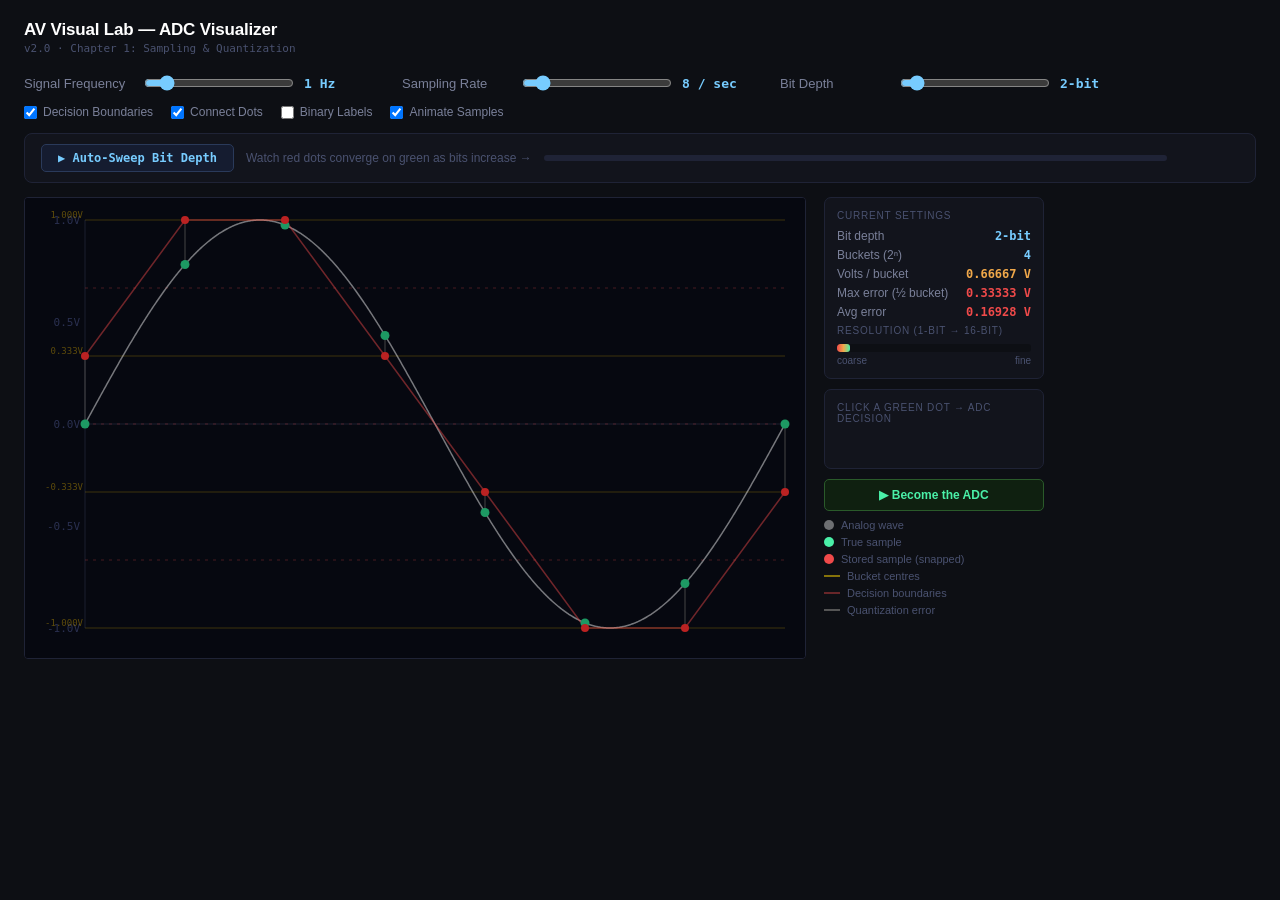
<file: projects/av-signal-explorer/adc-visualizer.html>
<!DOCTYPE html>
<html lang="en">
<head>
<meta charset="UTF-8">
<meta name="viewport" content="width=device-width, initial-scale=1.0">
<title>ADC Visualizer v2 — AV Visual Lab</title>
<style>
* { box-sizing: border-box; margin: 0; padding: 0; }
body { background: #0d0f14; color: #e0e4f0; font-family: Arial, sans-serif; padding: 20px 24px 60px; }

h2 { font-size: 17px; font-weight: 700; color: #fff; margin-bottom: 2px; letter-spacing: -.01em; }
.version { font-size: 11px; color: #4a5270; margin-bottom: 20px; font-family: monospace; }

/* ── CONTROLS ────────────────────────────────────────────── */
.controls { display: flex; flex-wrap: wrap; gap: 12px 28px; margin-bottom: 14px; }
.ctrl { display: flex; align-items: center; gap: 10px; font-size: 13px; }
.ctrl label { color: #7a8099; min-width: 110px; }
.ctrl input[type=range] { width: 150px; cursor: pointer; accent-color: #7cf; }
.ctrl .val { font-weight: bold; color: #7cf; min-width: 70px; font-family: monospace; }

.checkrow { display: flex; gap: 18px; margin-bottom: 14px; font-size: 12px; color: #7a8099; flex-wrap: wrap; }
.checkrow label { display: flex; align-items: center; gap: 6px; cursor: pointer; }

/* ── SWEEP BAR ───────────────────────────────────────────── */
.sweep-bar {
  display: flex; align-items: center; gap: 12px;
  background: #12141c; border: 1px solid #1f2336;
  border-radius: 8px; padding: 10px 16px; margin-bottom: 14px; flex-wrap: wrap;
}
.sweep-btn {
  padding: 6px 16px; border-radius: 5px; border: 1px solid #2a3a5a;
  background: #151c30; color: #7cf; cursor: pointer; font-size: 12px;
  font-weight: bold; font-family: monospace; transition: all .15s;
}
.sweep-btn:hover { background: #1e2d4a; }
.sweep-btn.active { background: #f04a4a22; border-color: #f04a4a; color: #f04a4a; }
.sweep-label { font-size: 12px; color: #4a5270; }
.sweep-progress {
  flex: 1; min-width: 100px; height: 6px;
  background: #1f2336; border-radius: 3px; overflow: hidden;
}
.sweep-fill { height: 100%; background: #4af0a8; border-radius: 3px; width: 0%; transition: width .4s; }
.sweep-bit { font-family: monospace; font-size: 13px; font-weight: bold; color: #4af0a8; min-width: 60px; }

/* ── MAIN LAYOUT ─────────────────────────────────────────── */
.main { display: flex; gap: 18px; align-items: flex-start; flex-wrap: wrap; }
canvas#c { display: block; border: 1px solid #1f2336; background: #060810; cursor: crosshair; border-radius: 4px; }

/* ── SIDEBAR ─────────────────────────────────────────────── */
.sidebar { width: 220px; flex-shrink: 0; font-size: 12px; }

.stat-block { background: #12141c; border: 1px solid #1f2336; border-radius: 7px; padding: 12px; margin-bottom: 10px; }
.stat-title { font-size: 10px; color: #4a5270; text-transform: uppercase; letter-spacing: .08em; margin-bottom: 8px; }
.stat-row { display: flex; justify-content: space-between; align-items: baseline; margin-bottom: 5px; }
.stat-row .sk { color: #7a8099; }
.stat-row .sv { font-family: monospace; font-weight: bold; color: #7cf; }
.stat-row .sv.green { color: #4af0a8; }
.stat-row .sv.red   { color: #f04a4a; }
.stat-row .sv.amber { color: #f0a84a; }

/* resolution meter */
.res-meter { margin: 6px 0 0; }
.res-bar-track { background: #0d0f14; border-radius: 3px; height: 8px; overflow: hidden; margin-top: 4px; }
.res-bar-fill  { height: 100%; border-radius: 3px; background: linear-gradient(90deg,#f04a4a,#f0a84a,#4af0a8); transition: width .4s; }
.res-label { font-size: 10px; color: #4a5270; margin-top: 3px; display: flex; justify-content: space-between; }

/* adc decision */
.adc-decision { background: #12141c; border: 1px solid #1f2336; border-radius: 7px; padding: 12px; margin-bottom: 10px; min-height: 80px; }
.adc-d-title { font-size: 10px; color: #4a5270; text-transform: uppercase; letter-spacing: .08em; margin-bottom: 8px; }
.bucket-row { display: flex; justify-content: space-between; padding: 3px 6px; border-radius: 3px; margin: 2px 0; font-family: monospace; font-size: 11px; }
.bucket-row.chosen   { background: rgba(240,168,74,.18); color: #f0a84a; font-weight: bold; }
.bucket-row.near     { background: rgba(255,255,255,.04); color: #888; }
.bucket-row.far      { color: #2a2f42; }
.adc-stored { margin-top: 8px; padding: 6px 8px; background: rgba(240,74,74,.10); border-radius: 4px; font-family: monospace; font-size: 11px; }
.adc-stored .s-v { color: #f66; font-weight: bold; }
.adc-stored .s-b { color: #f0a84a; }
.adc-stored .s-e { color: #f04a4a; }

/* become ADC */
.become-btn {
  width: 100%; padding: 8px; border-radius: 5px;
  border: 1px solid #2a5a2a; background: #0f2010;
  color: #4af0a8; cursor: pointer; font-size: 12px; font-weight: bold;
  margin-bottom: 8px; transition: all .15s;
}
.become-btn:hover { background: #152a18; }
.become-btn.active { background: #2a0f0f; border-color: #5a2020; color: #f04a4a; }

.quiz-box { background: #12141c; border: 1px solid #1f2336; border-radius: 7px; padding: 10px; display: none; font-size: 12px; }
.quiz-box.on { display: block; }
.quiz-q  { color: #ccc; margin-bottom: 8px; line-height: 1.5; }
.quiz-choices { display: flex; flex-direction: column; gap: 4px; }
.qc { background: #1a1c24; border: 1px solid #2a2f42; border-radius: 4px; padding: 5px 8px; cursor: pointer; color: #aaa; font-family: monospace; font-size: 11px; text-align: left; }
.qc:hover { border-color: #4a8af0; color: #4a8af0; }
.qc.ok  { border-color: #4af0a8; background: rgba(74,240,168,.1); color: #4af0a8; }
.qc.bad { border-color: #f04a4a; background: rgba(240,74,74,.1); color: #f04a4a; }
.quiz-fb { margin-top: 6px; color: #7a8099; line-height: 1.5; min-height: 16px; }
.quiz-next { margin-top: 6px; padding: 4px 10px; background: #0f2010; border: 1px solid #2a5a2a; border-radius: 4px; color: #4af0a8; cursor: pointer; font-size: 11px; display: none; }

/* legend */
.legend { display: flex; flex-direction: column; gap: 5px; margin-bottom: 10px; }
.li { display: flex; align-items: center; gap: 7px; color: #4a5270; font-size: 11px; }
.ld { width: 10px; height: 10px; border-radius: 50%; flex-shrink: 0; }
.ll { width: 16px; height: 2px; flex-shrink: 0; }

/* ── ZOOM PANEL ──────────────────────────────────────────── */
.zoom-wrap { margin-top: 16px; display: none; }
.zoom-wrap.on { display: block; }
.zoom-head { font-size: 12px; color: #4a5270; margin-bottom: 8px; display: flex; gap: 12px; align-items: center; flex-wrap: wrap; }
.zoom-head b { color: #ccc; }
.ztag { font-family: monospace; font-size: 11px; background: #12141c; border: 1px solid #1f2336; border-radius: 3px; padding: 2px 7px; color: #7cf; }
.zoom-body { display: flex; gap: 16px; align-items: flex-start; flex-wrap: wrap; }
canvas#zc { display: block; border: 1px solid #1f2336; background: #040608; border-radius: 4px; }
.zoom-stats { font-family: monospace; font-size: 12px; display: flex; flex-direction: column; gap: 6px; padding-top: 2px; }
.zr { display: flex; gap: 8px; }
.zk { color: #4a5270; min-width: 90px; }
.zv { font-weight: bold; }
.zv.g { color: #4af0a8; } .zv.r { color: #f04a4a; } .zv.a { color: #f0a84a; }
.err-bar-wrap { margin-top: 10px; }
.err-bar-label { color: #4a5270; font-size: 10px; margin-bottom: 4px; }
.err-bar-track { background: #12141c; border-radius: 3px; height: 10px; width: 180px; position: relative; overflow: hidden; }
.err-bar-fill  { height: 100%; border-radius: 3px; background: #f04a4a; position: absolute; left: 0; transition: width .35s; }
.err-pct { font-size: 11px; color: #f04a4a; margin-top: 3px; }

/* ── TOOLTIP ─────────────────────────────────────────────── */
#tip {
  position: fixed; pointer-events: none; display: none;
  background: #12141c; border: 1px solid #2a3a5a;
  border-radius: 6px; padding: 8px 12px;
  font-size: 11px; font-family: monospace; color: #ccc;
  line-height: 1.7; z-index: 100; box-shadow: 0 4px 16px #000a;
}
#tip .tv { color: #f0a84a; font-weight: bold; }
#tip .tb { color: #4af0a8; }
</style>
</head>
<body>

<h2>AV Visual Lab — ADC Visualizer</h2>
<div class="version">v2.0 · Chapter 1: Sampling & Quantization</div>

<!-- controls -->
<div class="controls">
  <div class="ctrl">
    <label>Signal Frequency</label>
    <input type="range" id="sFreq" min="0.5" max="5" step="0.5" value="1">
    <span class="val" id="vFreq">1 Hz</span>
  </div>
  <div class="ctrl">
    <label>Sampling Rate</label>
    <input type="range" id="sSR" min="2" max="64" step="1" value="8">
    <span class="val" id="vSR">8 / sec</span>
  </div>
  <div class="ctrl">
    <label>Bit Depth</label>
    <input type="range" id="sBD" min="1" max="16" step="1" value="2">
    <span class="val" id="vBD">2-bit</span>
  </div>
</div>

<div class="checkrow">
  <label><input type="checkbox" id="chkBounds" checked> Decision Boundaries</label>
  <label><input type="checkbox" id="chkConnect" checked> Connect Dots</label>
  <label><input type="checkbox" id="chkBinary"> Binary Labels</label>
  <label><input type="checkbox" id="chkAnimate" checked> Animate Samples</label>
</div>

<!-- sweep bar -->
<div class="sweep-bar">
  <button class="sweep-btn" id="sweepBtn">▶ Auto-Sweep Bit Depth</button>
  <span class="sweep-label">Watch red dots converge on green as bits increase →</span>
  <div class="sweep-progress"><div class="sweep-fill" id="sweepFill"></div></div>
  <span class="sweep-bit" id="sweepBit"></span>
</div>

<div class="main">
  <canvas id="c" width="780" height="460"></canvas>

  <div class="sidebar">
    <!-- stats -->
    <div class="stat-block">
      <div class="stat-title">Current Settings</div>
      <div class="stat-row"><span class="sk">Bit depth</span><span class="sv" id="stBD">2-bit</span></div>
      <div class="stat-row"><span class="sk">Buckets (2ⁿ)</span><span class="sv" id="stN">4</span></div>
      <div class="stat-row"><span class="sk">Volts / bucket</span><span class="sv amber" id="stStep">—</span></div>
      <div class="stat-row"><span class="sk">Max error (½ bucket)</span><span class="sv red" id="stMax">—</span></div>
      <div class="stat-row"><span class="sk">Avg error</span><span class="sv red" id="stErr">—</span></div>
      <div class="res-meter">
        <div class="stat-title" style="margin-top:6px">Resolution (1-bit → 16-bit)</div>
        <div class="res-bar-track"><div class="res-bar-fill" id="resFill" style="width:6%"></div></div>
        <div class="res-label"><span>coarse</span><span>fine</span></div>
      </div>
    </div>

    <!-- ADC decision -->
    <div class="adc-decision" id="adcBox">
      <div class="adc-d-title">Click a green dot → ADC decision</div>
    </div>

    <!-- become ADC -->
    <button class="become-btn" id="becomeBtn">▶ Become the ADC</button>
    <div class="quiz-box" id="quizBox">
      <div class="quiz-q" id="quizQ"></div>
      <div class="quiz-choices" id="quizC"></div>
      <div class="quiz-fb" id="quizFb"></div>
      <button class="quiz-next" id="quizNext">Next →</button>
    </div>

    <!-- legend -->
    <div class="legend">
      <div class="li"><div class="ld" style="background:#fff;opacity:.4"></div>Analog wave</div>
      <div class="li"><div class="ld" style="background:#4af0a8"></div>True sample</div>
      <div class="li"><div class="ld" style="background:#f04a4a"></div>Stored sample (snapped)</div>
      <div class="li"><div class="ll" style="background:gold;opacity:.5"></div>Bucket centres</div>
      <div class="li"><div class="ll" style="background:#f04a4a;opacity:.4"></div>Decision boundaries</div>
      <div class="li"><div class="ll" style="background:#555"></div>Quantization error</div>
    </div>
  </div>
</div>

<!-- zoom panel -->
<div class="zoom-wrap" id="zoomWrap">
  <div class="zoom-head">
    🔬 Zoom — <b id="zLabel">Sample ?</b>
    <span class="ztag" id="zTag">—</span>
    <span style="font-size:11px;color:#2a3050">Hover bucket lines for details · drag bit depth slider to watch the gap close</span>
  </div>
  <div class="zoom-body">
    <canvas id="zc" width="620" height="210"></canvas>
    <div class="zoom-stats">
      <div class="zr"><span class="zk">True voltage</span><span class="zv g" id="zTrue">—</span></div>
      <div class="zr"><span class="zk">Stored</span><span class="zv r" id="zStored">—</span></div>
      <div class="zr"><span class="zk">Binary</span><span class="zv a" id="zBin">—</span></div>
      <div class="zr"><span class="zk">Error (absolute)</span><span class="zv r" id="zErr">—</span></div>
      <div class="zr"><span class="zk">½ bucket width</span><span class="zv" style="color:#4a5270" id="zMax">—</span></div>

      <!-- absolute error across all bit depths for THIS dot -->
      <div style="margin-top:12px">
        <div style="color:#4a5270;font-size:10px;margin-bottom:6px;text-transform:uppercase;letter-spacing:.06em">
          Absolute error — same dot, every bit depth
        </div>
        <canvas id="errChart" width="190" height="120" style="display:block;background:#0a0c12;border:1px solid #1a1e2e;border-radius:3px"></canvas>
        <div style="color:#4a5270;font-size:10px;margin-top:4px">← 1-bit &nbsp;&nbsp;&nbsp;&nbsp;&nbsp;&nbsp;&nbsp;&nbsp;&nbsp;&nbsp;&nbsp; 16-bit →</div>
        <div style="color:#4a5270;font-size:10px;margin-top:2px">This always goes down. The % bar was misleading.</div>
      </div>
    </div>
  </div>
</div>

<!-- tooltip -->
<div id="tip"></div>

<script>
// ── STATE ──────────────────────────────────────────────────────
var S = {
  freq:1, sr:8, bd:2,
  showBounds:true, showConnect:true, showBinary:false, animate:true,
  selected:-1, becomeMode:false, quizIdx:0,
  sweeping:false, sweepTimer:null,
  // animation
  animFrame:0, animTimer:null, animPts:[]
};

var c    = document.getElementById('c');
var ctx  = c.getContext('2d');
var zc   = document.getElementById('zc');
var zctx = zc.getContext('2d');

// ── MATH ───────────────────────────────────────────────────────
function sig(t){ return Math.sin(2*Math.PI*S.freq*t); }

function quantize(v,bits){
  var n=Math.pow(2,bits), step=2/(n-1);
  var idx=Math.round((v+1)/step);
  return -1+Math.min(Math.max(idx,0),n-1)*step;
}
function toBin(v,bits){
  var n=Math.pow(2,bits), step=2/(n-1);
  var idx=Math.min(Math.max(Math.round((v+1)/step),0),n-1);
  return idx.toString(2).padStart(bits,'0');
}
function centres(bits){
  var n=Math.pow(2,bits),step=2/(n-1),a=[];
  for(var i=0;i<n;i++) a.push(-1+i*step);
  return a;
}
function boundaries(bits){
  var c=centres(bits),a=[];
  for(var i=0;i<c.length-1;i++) a.push((c[i]+c[i+1])/2);
  return a;
}

// ── CANVAS COORDS ──────────────────────────────────────────────
var ML=60,MR=20,MT=22,MB=30;
function W(){ return c.width; }
function H(){ return c.height; }
function xOf(t){ return ML+t*(W()-ML-MR); }
function yOf(v){ return MT+(1-v)*(H()-MT-MB)/2; }
function tOfX(x){ return (x-ML)/(W()-ML-MR); }

// ── BUILD SAMPLE POINTS ────────────────────────────────────────
function buildPts(){
  var pts=[];
  for(var i=0;i<S.sr;i++){
    var t=i/(S.sr-1);
    var v=sig(t), qv=quantize(v,S.bd);
    pts.push({t:t,v:v,qv:qv,x:xOf(t),yt:yOf(v),yq:yOf(qv)});
  }
  return pts;
}

// ── DRAW MAIN ──────────────────────────────────────────────────
function draw(overridePts){
  var bits=S.bd, n=Math.pow(2,bits), step=2/(n-1);
  var pts=overridePts||buildPts();
  c._pts=pts;

  ctx.clearRect(0,0,W(),H());
  ctx.fillStyle='#060810'; ctx.fillRect(0,0,W(),H());

  // axes
  ctx.strokeStyle='#1a1e2e'; ctx.lineWidth=1;
  ctx.beginPath(); ctx.moveTo(ML,MT); ctx.lineTo(ML,H()-MB); ctx.stroke();
  ctx.beginPath(); ctx.moveTo(ML,yOf(0)); ctx.lineTo(W()-MR,yOf(0)); ctx.stroke();

  // y labels
  ctx.fillStyle='#2a3050'; ctx.font='11px monospace'; ctx.textAlign='right';
  [1,0.5,0,-0.5,-1].forEach(function(v){
    ctx.fillText(v.toFixed(1)+'V',ML-5,yOf(v)+4);
  });
  ctx.textAlign='left';

  // decision boundaries
  if(S.showBounds){
    ctx.setLineDash([3,5]); ctx.strokeStyle='rgba(240,74,74,0.28)'; ctx.lineWidth=1;
    boundaries(bits).forEach(function(db){
      var y=yOf(db);
      ctx.beginPath(); ctx.moveTo(ML,y); ctx.lineTo(W()-MR,y); ctx.stroke();
    });
    ctx.setLineDash([]);
  }

  // bucket centre lines
  var cens=centres(bits);
  ctx.lineWidth=1;
  cens.forEach(function(bv){
    var y=yOf(bv);
    ctx.strokeStyle='rgba(255,200,0,0.22)'; 
    ctx.beginPath(); ctx.moveTo(ML,y); ctx.lineTo(W()-MR,y); ctx.stroke();
    if(bits<=6){
      ctx.fillStyle='rgba(255,200,0,0.35)'; ctx.font='9px monospace'; ctx.textAlign='right';
      ctx.fillText(bv.toFixed(3)+'V',ML-2,y-2);
    }
  });
  ctx.textAlign='left';

  // analog wave
  ctx.strokeStyle='rgba(255,255,255,0.45)'; ctx.lineWidth=1.5;
  ctx.beginPath();
  for(var i=0;i<=800;i++){
    var t=i/800, y=yOf(sig(t));
    if(i===0) ctx.moveTo(xOf(t),y); else ctx.lineTo(xOf(t),y);
  }
  ctx.stroke();

  // connect quantized
  if(S.showConnect&&pts.length>1){
    ctx.strokeStyle='rgba(240,74,74,0.45)'; ctx.lineWidth=1.5;
    ctx.beginPath();
    pts.forEach(function(p,i){
      if(i===0) ctx.moveTo(p.x,p.yq); else ctx.lineTo(p.x,p.yq);
    });
    ctx.stroke();
  }

  // samples
  var totalErr=0;
  pts.forEach(function(p,i){
    totalErr+=Math.abs(p.v-p.qv);
    var sel=(i===S.selected);
    var alpha=(S.selected>=0&&!sel)?0.22:1;
    ctx.globalAlpha=alpha;

    // error line
    if(Math.abs(p.yt-p.yq)>0.5){
      ctx.strokeStyle=sel?'#f04a4a':'#444';
      ctx.lineWidth=sel?2:1;
      ctx.beginPath(); ctx.moveTo(p.x,p.yt); ctx.lineTo(p.x,p.yq); ctx.stroke();
    }

    // binary label
    if(S.showBinary&&bits<=8){
      ctx.fillStyle='rgba(240,168,74,0.7)'; ctx.font='8px monospace';
      ctx.fillText(toBin(p.qv,bits),p.x+4,p.yq-5);
    }

    // true dot
    ctx.fillStyle=sel?'#4af0a8':'#1d9963';
    ctx.shadowColor=sel?'#4af0a8':'transparent'; ctx.shadowBlur=sel?10:0;
    ctx.beginPath(); ctx.arc(p.x,p.yt,sel?6.5:4.5,0,Math.PI*2); ctx.fill();

    // snapped dot
    ctx.fillStyle=sel?'#ff5555':'#bb2222';
    ctx.shadowColor=sel?'#f04a4a':'transparent'; ctx.shadowBlur=sel?10:0;
    ctx.beginPath(); ctx.arc(p.x,p.yq,sel?6:4,0,Math.PI*2); ctx.fill();

    ctx.shadowBlur=0; ctx.globalAlpha=1;
  });

  // Nyquist warning
  if(S.sr<S.freq*2){
    ctx.fillStyle='rgba(240,74,74,0.08)'; ctx.fillRect(ML,MT,W()-ML-MR,H()-MT-MB);
    ctx.fillStyle='#f04a4a'; ctx.font='bold 12px Arial';
    ctx.fillText('⚠  Aliasing — need ≥'+(S.freq*2)+' samples/sec for '+S.freq+'Hz signal',ML+8,MT+18);
  }

  // update stats
  var maxErr=step/2;
  document.getElementById('stBD').textContent=bits+'-bit';
  document.getElementById('stN').textContent=n.toLocaleString();
  document.getElementById('stStep').textContent=step.toFixed(5)+' V';
  document.getElementById('stMax').textContent=maxErr.toFixed(5)+' V';
  document.getElementById('stErr').textContent=(totalErr/pts.length).toFixed(5)+' V';
  document.getElementById('resFill').style.width=((bits-1)/15*100)+'%';

  // ADC decision for selected
  if(S.selected>=0&&pts[S.selected]){
    renderDecision(pts[S.selected],bits);
    drawZoom(pts[S.selected],bits);
  }
}

// ── ADC DECISION SIDEBAR ───────────────────────────────────────
function renderDecision(p,bits){
  var cens=centres(bits);
  var qv=p.qv, err=p.v-qv, bin=toBin(qv,bits);
  var withDist=cens.map(function(bv){ return {v:bv,d:Math.abs(p.v-bv)}; });
  withDist.sort(function(a,b){ return a.d-b.d; });
  var nearest=withDist[0].v, second=withDist[1]?withDist[1].v:null;

  var html='<div class="adc-d-title">Sample '+(S.selected+1)+' — ADC decision</div>';
  html+='<div style="color:#4af0a8;margin-bottom:6px;font-family:monospace;font-size:11px">▶ True: '+p.v.toFixed(5)+' V</div>';
  html+='<div style="color:#4a5270;font-size:10px;margin-bottom:4px">Nearest buckets:</div>';

  // show only 4 closest buckets
  withDist.slice(0,4).forEach(function(item){
    var isChosen=Math.abs(item.v-nearest)<0.00001;
    var cls=isChosen?'chosen':'near';
    html+='<div class="bucket-row '+cls+'"><span>'+item.v.toFixed(4)+'V</span><span>'+(isChosen?'✓ ':'')+(item.d*1000).toFixed(2)+'mV away</span></div>';
  });

  html+='<div class="adc-stored">';
  html+='<div class="s-v">→ Stored: '+qv.toFixed(5)+' V</div>';
  html+='<div class="s-b">   Bin:    '+bin+'</div>';
  html+='<div class="s-e">   Error:  '+(err>=0?'+':'')+err.toFixed(5)+' V</div>';
  html+='</div>';
  document.getElementById('adcBox').innerHTML=html;
}

// ── ZOOM PANEL ─────────────────────────────────────────────────
function drawZoom(p,bits){
  var ZW=zc.width, ZH=zc.height;
  var n=Math.pow(2,bits), step=2/(n-1);
  var qv=quantize(p.v,bits), err=Math.abs(p.v-qv), maxErr=step/2;

  // voltage window: ±2.5 bucket widths centred on true value
  var win=step*5;
  var vMin=p.v-win/2, vMax=p.v+win/2;
  var PAD_L=68, PAD_R=16;

  function vy(v){ return ZH-16-(v-vMin)/(vMax-vMin)*(ZH-32); }

  zctx.fillStyle='#040608'; zctx.fillRect(0,0,ZW,ZH);

  // visible bucket centres
  var cens=centres(bits).filter(function(bv){ return bv>=vMin-step&&bv<=vMax+step; });
  var dbs=boundaries(bits).filter(function(db){ return db>=vMin&&db<=vMax; });

  // decision boundaries
  zctx.setLineDash([3,6]); zctx.strokeStyle='rgba(240,74,74,0.28)'; zctx.lineWidth=1;
  dbs.forEach(function(db){
    var y=vy(db);
    zctx.beginPath(); zctx.moveTo(PAD_L,y); zctx.lineTo(ZW-PAD_R,y); zctx.stroke();
    zctx.fillStyle='rgba(240,74,74,0.4)'; zctx.font='9px monospace'; zctx.textAlign='right';
    zctx.fillText(db.toFixed(5)+'V',PAD_L-3,y+3);
  });
  zctx.setLineDash([]);

  // bucket centres
  cens.forEach(function(bv){
    var y=vy(bv), isSnap=Math.abs(bv-qv)<0.000001;
    zctx.strokeStyle=isSnap?'rgba(255,200,0,0.85)':'rgba(255,200,0,0.22)';
    zctx.lineWidth=isSnap?1.5:1;
    zctx.beginPath(); zctx.moveTo(PAD_L,y); zctx.lineTo(ZW-PAD_R,y); zctx.stroke();
    zctx.fillStyle=isSnap?'rgba(255,200,0,0.9)':'rgba(255,200,0,0.28)';
    zctx.font=isSnap?'bold 10px monospace':'9px monospace'; zctx.textAlign='right';
    zctx.fillText(bv.toFixed(5)+'V',PAD_L-3,y-2);
    if(isSnap){
      zctx.fillStyle='rgba(255,200,0,0.7)'; zctx.textAlign='left';
      zctx.fillText(' ← ['+toBin(bv,bits)+']',ZW-PAD_R+2,y+3);
    }
  });
  zctx.textAlign='left';

  var xMid=(PAD_L+ZW-PAD_R)/2;
  var yTrue=vy(p.v), ySnap=vy(qv);

  // error gap
  if(Math.abs(yTrue-ySnap)>0.8){
    zctx.fillStyle='rgba(240,74,74,0.10)';
    zctx.fillRect(PAD_L,Math.min(yTrue,ySnap),ZW-PAD_R-PAD_L,Math.abs(yTrue-ySnap));
    // brace
    zctx.strokeStyle='#f04a4a'; zctx.lineWidth=1.5;
    var bx=xMid+28;
    zctx.beginPath(); zctx.moveTo(bx,yTrue); zctx.lineTo(bx,ySnap); zctx.stroke();
    // arrowheads
    var dir=ySnap>yTrue?1:-1;
    zctx.beginPath(); zctx.moveTo(bx-4,yTrue+dir*5); zctx.lineTo(bx,yTrue); zctx.lineTo(bx+4,yTrue+dir*5); zctx.stroke();
    zctx.beginPath(); zctx.moveTo(bx-4,ySnap-dir*5); zctx.lineTo(bx,ySnap); zctx.lineTo(bx+4,ySnap-dir*5); zctx.stroke();
    zctx.fillStyle='#f04a4a'; zctx.font='bold 10px monospace';
    zctx.fillText(err.toFixed(6)+'V',bx+8,(yTrue+ySnap)/2+4);
  } else {
    zctx.fillStyle='#4af0a8'; zctx.font='10px monospace'; zctx.textAlign='center';
    zctx.fillText('error '+err.toFixed(6)+'V — gap < 1px (dots overlap)',xMid,yTrue-10);
    zctx.textAlign='left';
  }

  // true dot
  zctx.fillStyle='#4af0a8'; zctx.shadowColor='#4af0a8'; zctx.shadowBlur=10;
  zctx.beginPath(); zctx.arc(xMid,yTrue,7,0,Math.PI*2); zctx.fill();
  zctx.shadowBlur=0;
  zctx.fillStyle='#4af0a8'; zctx.font='bold 10px monospace';
  zctx.fillText('● '+p.v.toFixed(6)+'V  (true)',xMid+10,yTrue+4);

  // snapped dot
  zctx.fillStyle='#f04a4a'; zctx.shadowColor='#f04a4a'; zctx.shadowBlur=10;
  zctx.beginPath(); zctx.arc(xMid,ySnap,6,0,Math.PI*2); zctx.fill();
  zctx.shadowBlur=0;
  if(Math.abs(yTrue-ySnap)>12){
    zctx.fillStyle='#f04a4a'; zctx.font='10px monospace';
    zctx.fillText('● '+qv.toFixed(6)+'V  (stored)',xMid+10,ySnap+4);
  }

  // sidebar zoom stats
  document.getElementById('zLabel').textContent='Sample '+(S.selected+1);
  document.getElementById('zTag').textContent=bits+'-bit · '+Math.pow(2,bits)+' buckets';
  document.getElementById('zTrue').textContent=p.v.toFixed(6)+' V';
  document.getElementById('zStored').textContent=qv.toFixed(6)+' V';
  document.getElementById('zBin').textContent=toBin(qv,bits);
  document.getElementById('zErr').textContent=err.toFixed(6)+' V';
  document.getElementById('zMax').textContent=maxErr.toFixed(6)+' V';
  var pct=maxErr>0?(err/maxErr*100):0;
  document.getElementById('zFill').style.width=pct.toFixed(1)+'%';
  document.getElementById('zPct').textContent=pct.toFixed(1)+'% of max possible';
  document.getElementById('zoomWrap').classList.add('on');
}

// ── ANIMATED SAMPLING ──────────────────────────────────────────
// When animate is on and a redraw is triggered,
// we reveal dots one by one with a brief delay
var animQueue=null;
function animateDots(pts){
  if(animQueue) clearTimeout(animQueue);
  var shown=[];
  var k=0;
  function step(){
    if(k>=pts.length){ draw(pts); return; }
    shown.push(pts[k]); k++;
    draw(shown);
    animQueue=setTimeout(step, Math.max(30, 400/pts.length));
  }
  step();
}

function redraw(){
  var pts=buildPts();
  if(S.animate&&!S.sweeping){ animateDots(pts); }
  else { draw(pts); }
}

// ── CANVAS CLICK ───────────────────────────────────────────────
c.addEventListener('click',function(e){
  if(S.becomeMode) return;
  var r=c.getBoundingClientRect();
  var mx=(e.clientX-r.left)*(c.width/r.width);
  var my=(e.clientY-r.top)*(c.height/r.height);
  var pts=c._pts||[];
  var best=-1,bestD=18;
  pts.forEach(function(p,i){
    var d=Math.hypot(mx-p.x,my-p.yt);
    if(d<bestD){bestD=d;best=i;}
  });
  if(best>=0){
    S.selected=(S.selected===best)?-1:best;
  } else {
    S.selected=-1;
    document.getElementById('adcBox').innerHTML='<div class="adc-d-title">Click a green dot → ADC decision</div>';
    document.getElementById('zoomWrap').classList.remove('on');
  }
  draw(pts);
});

// ── HOVER TOOLTIP on bucket lines ──────────────────────────────
var tip=document.getElementById('tip');
c.addEventListener('mousemove',function(e){
  var r=c.getBoundingClientRect();
  var mx=(e.clientX-r.left)*(c.width/r.width);
  var my=(e.clientY-r.top)*(c.height/r.height);
  var bits=S.bd, step=2/(Math.pow(2,bits)-1);

  // check proximity to any bucket centre line (y coords)
  var cens=centres(bits);
  var found=null, minDy=8;
  cens.forEach(function(bv){
    var y=yOf(bv), dy=Math.abs(my-y);
    if(dy<minDy&&mx>ML&&mx<W()-MR){ minDy=dy; found=bv; }
  });

  if(found!==null){
    var idx=Math.round((found+1)/step);
    var lower=found-step/2, upper=found+step/2;
    tip.style.display='block';
    tip.style.left=(e.clientX+14)+'px';
    tip.style.top=(e.clientY-10)+'px';
    tip.innerHTML=
      '<div><span style="color:#f0a84a">Bucket centre</span></div>'+
      '<div>Voltage: <span class="tv">'+found.toFixed(5)+' V</span></div>'+
      '<div>Binary:  <span class="tb">'+idx.toString(2).padStart(bits,'0')+'</span></div>'+
      '<div>Decision region: '+lower.toFixed(4)+'V → '+upper.toFixed(4)+'V</div>'+
      '<div style="color:#4a5270;margin-top:3px">Any true voltage in this region</div>'+
      '<div style="color:#4a5270">snaps to this bucket</div>';
  } else {
    tip.style.display='none';
  }
});
c.addEventListener('mouseleave',function(){ tip.style.display='none'; });

// ── AUTO-SWEEP ─────────────────────────────────────────────────
document.getElementById('sweepBtn').addEventListener('click',function(){
  if(S.sweeping){
    clearInterval(S.sweepTimer); S.sweeping=false;
    document.getElementById('sweepBtn').textContent='▶ Auto-Sweep Bit Depth';
    document.getElementById('sweepBtn').classList.remove('active');
    document.getElementById('sweepBit').textContent='';
    return;
  }
  S.sweeping=true;
  document.getElementById('sweepBtn').textContent='■ Stop';
  document.getElementById('sweepBtn').classList.add('active');
  var sweepBD=1;
  function step(){
    S.bd=sweepBD;
    document.getElementById('sBD').value=sweepBD;
    document.getElementById('vBD').textContent=sweepBD+'-bit';
    document.getElementById('sweepFill').style.width=((sweepBD-1)/15*100)+'%';
    document.getElementById('sweepBit').textContent=sweepBD+'-bit  ('+Math.pow(2,sweepBD)+' buckets)';
    draw(buildPts());
    // if a sample is selected, update zoom too
    if(S.selected>=0&&c._pts&&c._pts[S.selected]) drawZoom(c._pts[S.selected],sweepBD);
    sweepBD++;
    if(sweepBD>16){
      clearInterval(S.sweepTimer); S.sweeping=false;
      document.getElementById('sweepBtn').textContent='▶ Auto-Sweep Bit Depth';
      document.getElementById('sweepBtn').classList.remove('active');
      document.getElementById('sweepFill').style.width='100%';
      document.getElementById('sweepBit').textContent='Done — 16-bit';
    }
  }
  step();
  S.sweepTimer=setInterval(step,800);
});

// ── BECOME THE ADC ─────────────────────────────────────────────
document.getElementById('becomeBtn').addEventListener('click',function(){
  S.becomeMode=!S.becomeMode;
  var btn=document.getElementById('becomeBtn');
  var box=document.getElementById('quizBox');
  if(S.becomeMode){
    btn.textContent='■ Exit ADC Mode'; btn.classList.add('active');
    box.classList.add('on'); S.selected=-1; S.quizIdx=0; showQuiz();
  } else {
    btn.textContent='▶ Become the ADC'; btn.classList.remove('active');
    box.classList.remove('on'); S.selected=-1; draw(buildPts());
  }
});

function showQuiz(){
  var pts=c._pts||buildPts();
  var idx=S.quizIdx%pts.length;
  var p=pts[idx]; S.selected=idx; draw(pts);

  var cens=centres(S.bd);
  var correct=quantize(p.v,S.bd);
  var choices=cens.slice().sort(function(a,b){ return Math.abs(a-p.v)-Math.abs(b-p.v); }).slice(0,Math.min(5,cens.length));
  choices.sort(function(){ return Math.random()-.5; });

  document.getElementById('quizQ').innerHTML=
    'Sample #'+(idx+1)+'<br>True voltage: <b style="color:#4af0a8">'+p.v.toFixed(4)+' V</b><br>'+
    'Which bucket does the ADC choose?';
  var ch=document.getElementById('quizC');
  ch.innerHTML='';
  document.getElementById('quizFb').textContent='';
  document.getElementById('quizNext').style.display='none';

  choices.forEach(function(bv){
    var btn=document.createElement('button');
    btn.className='qc';
    btn.textContent=bv.toFixed(4)+'V  ['+toBin(bv,S.bd)+']';
    btn.onclick=function(){
      var ok=Math.abs(bv-correct)<0.00001;
      btn.classList.add(ok?'ok':'bad');
      ch.querySelectorAll('.qc').forEach(function(b){ b.disabled=true; });
      if(!ok) ch.querySelectorAll('.qc').forEach(function(b){
        if(Math.abs(parseFloat(b.textContent)-correct)<0.001) b.classList.add('ok');
      });
      var err=Math.abs(p.v-correct);
      document.getElementById('quizFb').innerHTML=ok
        ?'✓ Correct! Error = '+err.toFixed(4)+'V'
        :'✗ Nearest is '+correct.toFixed(4)+'V. Error = '+err.toFixed(4)+'V.';
      document.getElementById('quizNext').style.display='inline-block';
    };
    ch.appendChild(btn);
  });
}

document.getElementById('quizNext').addEventListener('click',function(){
  S.quizIdx++; showQuiz();
});

// ── CONTROLS ───────────────────────────────────────────────────
document.getElementById('sFreq').addEventListener('input',function(e){
  S.freq=parseFloat(e.target.value);
  document.getElementById('vFreq').textContent=S.freq+' Hz';
  S.selected=-1; document.getElementById('zoomWrap').classList.remove('on'); redraw();
});
document.getElementById('sSR').addEventListener('input',function(e){
  S.sr=parseInt(e.target.value);
  document.getElementById('vSR').textContent=S.sr+' / sec';
  S.selected=-1; document.getElementById('zoomWrap').classList.remove('on'); redraw();
});
document.getElementById('sBD').addEventListener('input',function(e){
  S.bd=parseInt(e.target.value);
  document.getElementById('vBD').textContent=S.bd+'-bit';
  var pts=buildPts(); draw(pts);
  if(S.selected>=0&&pts[S.selected]) drawZoom(pts[S.selected],S.bd);
});
document.getElementById('chkBounds').addEventListener('change',function(e){ S.showBounds=e.target.checked; draw(buildPts()); });
document.getElementById('chkConnect').addEventListener('change',function(e){ S.showConnect=e.target.checked; draw(buildPts()); });
document.getElementById('chkBinary').addEventListener('change',function(e){ S.showBinary=e.target.checked; draw(buildPts()); });
document.getElementById('chkAnimate').addEventListener('change',function(e){ S.animate=e.target.checked; });

// ── INIT ───────────────────────────────────────────────────────
redraw();
</script>
</body>
</html>
</file>
<file: styles.css>
/* ============================================================
   TOKENS
   ============================================================ */
:root {
  --ink: #0A1420;
  --ink-2: #101E30;
  --cyan: #5EEAD4;
  --cyan-dim: rgba(94, 234, 212, 0.35);
  --accent: #123C69;
  --paper: #F7F6F2;
  --paper-2: #EFEDE6;
  --slate: #1E2A38;
  --mist: #64748B;
  --line: rgba(30, 42, 56, 0.12);
  --line-dark: rgba(94, 234, 212, 0.18);

  --display: 'Space Grotesk', 'Segoe UI', sans-serif;
  --body: 'Inter', 'Segoe UI', sans-serif;
  --mono: 'JetBrains Mono', ui-monospace, monospace;

  --max: 1120px;
}

* { box-sizing: border-box; }

@media (prefers-reduced-motion: reduce) {
  *, *::before, *::after {
    animation-duration: 0.01ms !important;
    animation-iteration-count: 1 !important;
    transition-duration: 0.01ms !important;
    scroll-behavior: auto !important;
  }
}

html { scroll-behavior: smooth; }

body {
  margin: 0;
  font-family: var(--body);
  background: var(--paper);
  color: var(--slate);
  line-height: 1.6;
  -webkit-font-smoothing: antialiased;
  display: flex;
  flex-direction: column;
  min-height: 100vh;
}

a { color: inherit; text-decoration: none; }

img { max-width: 100%; display: block; }

::selection { background: var(--cyan-dim); color: var(--ink); }

:focus-visible {
  outline: 2px solid var(--cyan);
  outline-offset: 3px;
}

.wrap {
  max-width: var(--max);
  margin: 0 auto;
  padding: 0 32px;
}

/* ============================================================
   NAV
   ============================================================ */
.nav {
  position: sticky;
  top: 0;
  z-index: 50;
  background: rgba(10, 20, 32, 0.85);
  backdrop-filter: blur(10px);
  border-bottom: 1px solid var(--line-dark);
}

.nav .wrap {
  display: flex;
  align-items: center;
  justify-content: space-between;
  height: 68px;
}

.nav-mark {
  font-family: var(--mono);
  font-size: 14px;
  letter-spacing: 0.04em;
  color: #EAF6F4;
  display: flex;
  align-items: center;
  gap: 8px;
}

.nav-mark .dot {
  width: 7px;
  height: 7px;
  border-radius: 50%;
  background: var(--cyan);
  box-shadow: 0 0 8px var(--cyan);
}

.nav-links {
  display: flex;
  gap: 8px;
  list-style: none;
  margin: 0;
  padding: 0;
}

.nav-links a {
  font-family: var(--mono);
  font-size: 13px;
  letter-spacing: 0.03em;
  color: rgba(234, 246, 244, 0.65);
  padding: 8px 14px;
  border-radius: 6px;
  transition: color 0.2s ease, background 0.2s ease;
}

.nav-links a:hover,
.nav-links a[aria-current="page"] {
  color: var(--cyan);
  background: rgba(94, 234, 212, 0.08);
}

.nav-toggle { 
  display: none; 
  background: none; 
  border: none; 
  cursor: pointer; 
  padding: 4px; 
}
.nav-toggle svg {
  transition: transform 0.3s ease;
}
/* When the menu is open, flip the arrow upside down */
.nav-toggle.is-active svg {
  transform: rotate(180deg);
}


/* ============================================================
   HERO (Foundational Dark Theme)
   ============================================================ */
.hero {
  background:
    radial-gradient(ellipse 80% 60% at 20% -10%, rgba(94,234,212,0.10), transparent),
    var(--ink);
  color: #F5FBFA;
  position: relative;
  overflow: hidden;
  padding: 88px 0 64px;
}

.hero.hero--compact { 
  padding: 64px 0 48px; 
}

.hero-eyebrow {
  font-family: var(--mono);
  font-size: 12.5px;
  letter-spacing: 0.12em;
  text-transform: uppercase;
  color: var(--cyan);
  margin: 0 0 18px;
  display: flex;
  align-items: center;
  gap: 10px;
}

.hero-eyebrow::before {
  content: '';
  width: 22px;
  height: 1px;
  background: var(--cyan);
}

.hero h1 {
  font-family: var(--display);
  font-weight: 700;
  font-size: clamp(2.4rem, 5.4vw, 4.1rem);
  line-height: 1.04;
  letter-spacing: -0.01em;
  margin: 0 0 20px;
  max-width: 16ch;
}

.hero p.lede {
  font-size: 1.1rem;
  color: rgba(245, 251, 250, 0.72);
  max-width: 54ch;
  margin: 0 0 32px;
}

.hero-actions { display: flex; flex-wrap: wrap; gap: 14px; }

.btn {
  font-family: var(--mono);
  font-size: 13px;
  letter-spacing: 0.03em;
  padding: 13px 22px;
  border-radius: 8px;
  display: inline-flex;
  align-items: center;
  gap: 8px;
  transition: transform 0.15s ease, box-shadow 0.15s ease, background 0.15s ease;
  border: 1px solid transparent;
  text-decoration: none;
}

.btn-solid {
  background: var(--cyan);
  color: var(--ink);
  font-weight: 600;
}
.btn-solid:hover {
  box-shadow: 0 10px 24px -10px var(--cyan-dim);
}

.btn-line {
  border-color: rgba(245, 251, 250, 0.25);
  color: #F5FBFA;
}
.btn-line:hover { border-color: var(--cyan); color: var(--cyan); }

/* ============================================================
   OSCILLOSCOPE SIGNATURE - MORPHING SIGNAL
   ============================================================ */
.scope {
  margin-top: 56px;
  border-top: 1px solid var(--line-dark);
  padding-top: 18px;
}

.scope-label {
  font-family: var(--mono);
  font-size: 11px;
  letter-spacing: 0.08em;
  color: rgba(94, 234, 212, 0.55);
  text-transform: uppercase;
  margin-bottom: 10px;
}

.scope svg { width: 100%; height: 68px; display: block; }

.scope-path-bg {
  fill: none;
  stroke: rgba(94, 234, 212, 0.12);
  stroke-width: 1.6;
  stroke-linejoin: round;
}

.scope-path {
  fill: none;
  stroke: url(#pulseGradient);
  stroke-width: 2.5;
  stroke-linejoin: round;
  stroke-linecap: round;
  filter: drop-shadow(0 0 10px rgba(94, 234, 212, 0.4));
  stroke-dasharray: 150 850; 
  stroke-dashoffset: 1000;
  animation: signalFlow 4s linear infinite;
}

@keyframes signalFlow {
  0% { stroke-dashoffset: 1000; }
  100% { stroke-dashoffset: 0; }
}

@media (prefers-reduced-motion: reduce) {
  .scope-path { stroke-dasharray: none; animation: none; }
}

/* ============================================================
   HERO - SPLIT LAYOUT & ANIMATIONS
   ============================================================ */
.hero--split {
  padding: 88px 0 32px;
}

.hero-layout {
  display: flex;
  align-items: center;
  justify-content: space-between;
  gap: 64px;
  margin-bottom: 64px;
}

.hero-content {
  flex: 1.2;
  max-width: 640px;
}

.hero-visual {
  flex: 1;
  display: flex;
  justify-content: center;
  align-items: center;
  position: relative;
}

.profile-cluster {
  position: relative;
  width: 360px;
  height: 460px;
  display: flex;
  align-items: center;
  justify-content: center;
}

.profile-glow {
  position: absolute;
  top: 50%;
  left: 50%;
  transform: translate(-50%, -50%);
  width: 120%;
  height: 110%;
  border-radius: 40px;
  background: linear-gradient(135deg, rgba(225, 29, 72, 0.45) 0%, rgba(94, 234, 212, 0.25) 100%);
  filter: blur(28px);
  animation: pulseColorGlow 4s ease-in-out infinite alternate;
  z-index: 1;
}

@keyframes pulseColorGlow {
  0% { 
    transform: translate(-50%, -50%) scale(0.95); 
    opacity: 0.6; 
  }
  100% { 
    transform: translate(-50%, -50%) scale(1.08); 
    opacity: 1; 
  }
}

.profile-img {
  width: 100%;
  height: 100%;
  border-radius: 24px;
  object-fit: cover;
  position: relative;
  z-index: 2;
  border: 1px solid rgba(94, 234, 212, 0.3);
  box-shadow: 0 24px 48px -12px rgba(10, 20, 32, 0.9);
}

.float-badge {
  position: absolute;
  z-index: 3;
  background: rgba(16, 30, 48, 0.75);
  backdrop-filter: blur(12px);
  -webkit-backdrop-filter: blur(12px);
  border: 1px solid rgba(94, 234, 212, 0.25);
  color: var(--cyan);
  padding: 10px 18px;
  border-radius: 999px;
  font-family: var(--mono);
  font-size: 12.5px;
  white-space: nowrap;
  display: flex;
  align-items: center;
  gap: 8px;
  box-shadow: 0 12px 24px rgba(0, 0, 0, 0.4);
  animation: floatOrb 6s ease-in-out infinite;
}

.badge-1 { top: 8%; left: -18%; animation-delay: 0s; }
.badge-2 { top: 68%; right: -22%; animation-delay: 1.5s; }
.badge-3 { bottom: 6%; left: -12%; animation-delay: 3s; }
.badge-4 { top: 22%; right: -18%; animation-delay: 4.5s; }

@keyframes pulseGlow {
  0% { transform: translate(-50%, -50%) scale(0.95); opacity: 0.6; }
  100% { transform: translate(-50%, -50%) scale(1.05); opacity: 1; }
}

@keyframes floatOrb {
  0%, 100% { transform: translateY(0px); }
  50% { transform: translateY(-12px); }
}

@media (max-width: 960px) {
  .hero-layout {
    flex-direction: column;
    text-align: center;
    gap: 80px;
  }
  
  .hero-content {
    display: flex;
    flex-direction: column;
    align-items: center;
  }
  
  .hero-eyebrow { justify-content: center; }
  .hero-actions { justify-content: center; }
  
  .badge-1 { left: -5%; }
  .badge-2 { right: -5%; }
  .badge-3 { left: 5%; }
  .badge-4 { right: 0%; }
}

/* ============================================================
   SECTIONS (light)
   ============================================================ */
.section { padding: 76px 0; }
.section + .section { border-top: 1px solid var(--line); }
.section-alt { background: var(--paper-2); }

.section-head {
  display: flex;
  align-items: baseline;
  justify-content: space-between;
  gap: 24px;
  margin-bottom: 40px;
  flex-wrap: wrap;
}

.section-eyebrow {
  font-family: var(--mono);
  font-size: 12px;
  letter-spacing: 0.1em;
  text-transform: uppercase;
  color: var(--accent);
}

.section h2 {
  font-family: var(--display);
  font-size: clamp(1.6rem, 3vw, 2.2rem);
  margin: 6px 0 0;
  letter-spacing: -0.01em;
}

.section-desc {
  color: var(--mist);
  max-width: 60ch;
  margin: 10px 0 0;
}

.reveal {
  opacity: 0;
  transform: translateY(18px);
  transition: opacity 0.6s ease, transform 0.6s ease;
}
.reveal.is-visible {
  opacity: 1;
  transform: none;
}


/* ============================================================
   CARD GRIDS
   ============================================================ */
.grid {
  display: grid;
  gap: 30px 26px;
}
.grid-3 { grid-template-columns: repeat(3, 1fr); }
.grid-2 { grid-template-columns: repeat(2, 1fr); }

/* ============================================================
   CERTIFICATE CARD — flip top + fixed footer
   ============================================================ */
.cert-card {
  background: #fff;
  border: 1px solid var(--line);
  border-radius: 14px;
  overflow: hidden;
  display: flex;
  flex-direction: column;
  transition: box-shadow 0.2s ease, transform 0.2s ease;
}
.cert-card:hover {
  box-shadow: 0 18px 32px -18px rgba(10, 20, 32, 0.16);
}

.flip-wrap { perspective: 1400px; cursor: pointer; }

.flip-card {
  position: relative;
  height: 320px;
  transition: transform 0.6s cubic-bezier(0.4, 0.2, 0.2, 1);
  transform-style: preserve-3d;
}
.flip-wrap.is-flipped .flip-card { transform: rotateY(180deg); }

.flip-face {
  position: absolute;
  inset: 0;
  backface-visibility: hidden;
  background: #fff;
  padding: 24px 24px 16px;
  display: flex;
  flex-direction: column;
}

.flip-front { justify-content: flex-start; }

.flip-back {
  transform: rotateY(180deg);
  text-align: center;
  align-items: center;
  justify-content: center;
}

.flip-back-label {
  font-family: var(--mono);
  font-size: 11px;
  letter-spacing: 0.06em;
  text-transform: uppercase;
  color: var(--accent);
  margin-bottom: 8px;
}

.flip-back h3 { margin: 0 0 8px; }
.flip-back p { margin: 0; font-size: 0.88rem; color: var(--mist); }

.cert-footer {
  border-top: 1px dashed var(--line);
  padding: 14px 24px 20px;
  font-family: var(--mono);
}
.cert-footer-row {
  display: flex;
  justify-content: space-between;
  font-size: 12px;
  color: var(--mist);
}
.cert-view {
  text-align: center;
  margin-top: 10px;
  font-size: 12.5px;
}
.cert-view a { color: var(--accent); }
.cert-view a:hover { color: #0F766E; }

.verify-link {
  font-family: var(--mono);
  font-size: 11.5px;
  color: var(--accent);
  word-break: break-all;
}
a.verify-link:hover { color: #0F766E; }

.cert-card.glow-card {
  animation: glow-pulse 2.6s ease-in-out infinite;
}
@keyframes glow-pulse {
  0%, 100% { box-shadow: 0 0 22px 3px rgba(94, 234, 212, 0.35); }
  50%      { box-shadow: 0 0 48px 14px rgba(94, 234, 212, 0.7); }
}
@media (prefers-reduced-motion: reduce) {
  .cert-card.glow-card { animation: none; box-shadow: 0 0 40px 10px rgba(94, 234, 212, 0.55); }
}

.card {
  position: relative;
  background: #fff;
  border: 1px solid var(--line);
  border-radius: 14px;
  padding: 26px;
  transition: transform 0.2s ease, box-shadow 0.2s ease, border-color 0.2s ease;
}
.card:hover {
  transform: translateY(-4px);
  border-color: rgba(18, 60, 105, 0.25);
  box-shadow: 0 18px 32px -18px rgba(10, 20, 32, 0.18);
}

.card-tag {
  font-family: var(--mono);
  font-size: 11px;
  letter-spacing: 0.06em;
  text-transform: uppercase;
  color: var(--accent);
  background: rgba(18, 60, 105, 0.08);
  padding: 4px 9px;
  border-radius: 5px;
  display: inline-block;
  margin-bottom: 14px;
}

.card-tag.status-active {
  color: #0F766E;
  background: rgba(94, 234, 212, 0.18);
}

.card h3 {
  font-family: var(--display);
  font-size: 1.15rem;
  margin: 0 0 8px;
}

.card p {
  color: var(--mist);
  font-size: 0.94rem;
  margin: 0 0 14px;
}

.card-foot {
  display: flex;
  justify-content: space-between;
  align-items: center;
  font-family: var(--mono);
  font-size: 12px;
  color: var(--mist);
  border-top: 1px dashed var(--line);
  padding-top: 12px;
  margin-top: auto;
}

.chip-group { margin-bottom: 28px; }
.chip-group h4 {
  font-family: var(--mono);
  font-size: 12px;
  letter-spacing: 0.06em;
  text-transform: uppercase;
  color: var(--accent);
  margin: 0 0 12px;
}
.chips { display: flex; flex-wrap: wrap; gap: 9px; }
.chip {
  font-size: 0.86rem;
  padding: 7px 13px;
  border-radius: 999px;
  background: #fff;
  border: 1px solid var(--line);
  color: var(--slate);
}

/* Legacy — currently unused since "Who I Am" moved to prose.
   Safe to delete if nothing references .timeline/.tl-item anymore. */
.timeline { border-left: 2px solid var(--line); padding-left: 28px; margin-left: 4px; }
.tl-item { position: relative; padding-bottom: 30px; }
.tl-item:last-child { padding-bottom: 0; }
.tl-item::before {
  content: '';
  position: absolute;
  left: -34px;
  top: 4px;
  width: 10px;
  height: 10px;
  border-radius: 50%;
  background: var(--cyan);
  box-shadow: 0 0 0 4px rgba(94,234,212,0.2);
}
.tl-item h4 { font-family: var(--display); margin: 0 0 4px; font-size: 1.05rem; }
.tl-item span { font-family: var(--mono); font-size: 12px; color: var(--mist); }

.post-row {
  display: flex;
  gap: 24px;
  padding: 24px 0;
  border-bottom: 1px solid var(--line);
  align-items: baseline;
  flex-wrap: wrap;
}
.post-date {
  font-family: var(--mono);
  font-size: 12.5px;
  color: var(--mist);
  min-width: 96px;
}
.post-row h3 { font-family: var(--display); font-size: 1.15rem; margin: 0 0 6px; }
.post-row p { color: var(--mist); margin: 0; font-size: 0.94rem; max-width: 60ch; }
.post-main { flex: 1; min-width: 240px; }

.empty-note {
  font-family: var(--mono);
  font-size: 13px;
  color: var(--mist);
  border: 1px dashed var(--line);
  border-radius: 10px;
  padding: 22px;
}

/* ============================================================
   VISION & PURPOSE CARDS (Homepage)
   ============================================================ */
.goal-card {
  background: #FFFFFF;
  padding: 32px;
  border-radius: 12px;
  box-shadow: 0 4px 16px rgba(17, 24, 39, 0.05);
  display: flex;
  flex-direction: column;
  border: 1px solid rgba(17, 24, 39, 0.05);
}

.goal-card--vision {
  border: 2px solid rgba(94, 234, 212, 0.25);
  box-shadow: 0 4px 16px rgba(94, 234, 212, 0.1);
}

.goal-card .card-tag {
  padding: 6px 12px;
  border-radius: 100px;
  margin-bottom: 20px;
  align-self: flex-start;
}

.goal-card .status-active   { background: rgba(94, 234, 212, 0.15); color: #0F766E; }
.goal-card .status-upcoming { background: rgba(17, 24, 39, 0.05); color: #6B7280; }
.goal-card .status-vision   { background: rgba(17, 24, 39, 0.1); color: #111827; font-weight: 600;}

.goal-card h3 {
  font-size: 1.25rem;
  font-family: var(--display);
  color: #111827;
  margin-bottom: 12px;
}

.goal-card p {
  font-size: 0.9rem;
  color: #6B7280;
  line-height: 1.6;
  margin-bottom: 24px;
  flex-grow: 1;
}

.goal-list {
  list-style: none;
  padding: 0;
  margin: 0;
  font-size: 0.95rem;
  color: #4B5563;
  display: flex;
  flex-direction: column;
  gap: 12px;
}

.goal-list li {
  position: relative;
  padding-left: 16px;
}

.goal-list li::before {
  content: '•';
  position: absolute;
  left: 0;
  color: var(--mist);
}

.goal-list--outcomes li::before {
  content: '→';
  color: #0F766E;
  font-weight: bold;
}

/* ============================================================
   FOOTER
   ============================================================ */
.site-footer {
  background: var(--ink);
  color: rgba(245, 251, 250, 0.6);
  padding: 44px 0;
  margin-top: auto; 
}

.footer-layout {
  display: flex;
  justify-content: space-between;
  align-items: center;
  flex-wrap: wrap;
  gap: 32px;
}

.footer-left .foot-mark {
  font-family: var(--mono);
  font-size: 12.5px;
  color: rgba(245, 251, 250, 0.5);
}

.footer-right {
  display: flex;
  flex-direction: column;
  align-items: flex-start;
  gap: 16px;
}

.connect-label {
  font-family: var(--mono);
  font-size: 14px;
  color: rgba(245, 251, 250, 0.7);
  text-transform: uppercase;
  letter-spacing: 0.08em;
}

.social-icons {
  display: flex;
  gap: 26px;
  align-items: center;
}

.social-icons a {
  color: rgba(245, 251, 250, 0.7) !important; 
  font-size: 20px;
  text-decoration: none;
  transition: color 0.2s ease, transform 0.2s ease;
  display: flex;
}

.social-icons a:hover,
.social-icons a:focus-visible {
  color: var(--cyan) !important;
  transform: translateY(-3px);
  outline: none;
}

@media (max-width: 768px) {
  .footer-layout {
    flex-direction: column-reverse;
    align-items: center;
    text-align: center;
  }
  .footer-right {
    justify-content: center;
  }
}

/* ============================================================
   LEARNING PATH — JOURNEY
   ============================================================ */
.journey {
  position: relative;
  margin-top: 40px;
}

.journey-item {
  position: relative;
  padding-left: 36px;
  padding-bottom: 36px;
}
.journey-item:last-child { padding-bottom: 0; }

.journey-item::before {
  content: '';
  position: absolute;
  left: 5px;
  top: 22px;
  bottom: -36px;
  border-left: 2px solid var(--line);
}
.journey-item:last-child::before { display: none; }

.journey-item.past::before {
  border-left-color: #0F766E;
  border-left-style: solid;
}
.journey-item.current::before {
  border-left-color: var(--mist);
  border-left-style: dashed;
}

.journey-marker {
  position: absolute;
  left: 0;
  top: 6px;
  width: 12px;
  height: 12px;
  border-radius: 50%;
  background: var(--line);
}

.journey-item.past .journey-marker {
  background: #0F766E;
  box-shadow: 0 0 0 3px rgba(15, 118, 110, 0.15);
}

.journey-item.current .journey-marker {
  background: #fff;
  border: 2px solid var(--cyan);
  animation: journey-pulse 2.4s ease-in-out infinite;
}

.journey-item.future .journey-marker {
  background: #fff;
  border: 2px dashed var(--mist);
}

@keyframes journey-pulse {
  0%, 100% { box-shadow: 0 0 0 4px rgba(94, 234, 212, 0.2), 0 0 8px rgba(94, 234, 212, 0.4); }
  50%      { box-shadow: 0 0 0 6px rgba(94, 234, 212, 0.35), 0 0 16px rgba(94, 234, 212, 0.7); }
}

@media (prefers-reduced-motion: reduce) {
  .journey-item.current .journey-marker { animation: none; box-shadow: 0 0 0 5px rgba(94, 234, 212, 0.3); }
}

.journey-content h3 {
  font-family: var(--display);
  font-size: 1.05rem;
  margin: 0 0 6px;
  color: var(--slate);
}
.journey-item.future .journey-content h3 { color: var(--mist); }

.journey-content p {
  font-size: 0.92rem;
  color: var(--mist);
  line-height: 1.55;
  margin: 0;
}

/* ============================================================
   VISION — final node of the journey, not a separate card
   ============================================================ */
.journey-item--vision {
  padding-top: 4px;
  margin-top: 8px;
}

/* No line below the final node */
.journey-item--vision::before { display: none; }

.journey-marker--vision {
  width: 28px;
  height: 28px;
  left: -8px;
  top: 2px;
  background: var(--accent);
  border: none;
  display: flex;
  align-items: center;
  justify-content: center;
  color: #EAF6F4;
  font-size: 13px;
  box-shadow: 0 0 0 5px rgba(18, 60, 105, 0.14), 0 6px 16px -4px rgba(10, 20, 32, 0.35);
}

.journey-item--vision .journey-content {
  padding-top: 2px;
}

.journey-item--vision .journey-content h3 {
  font-size: 1.35rem;
  color: var(--slate);
  margin: 0 0 14px;
  line-height: 1.2;
}

.journey-item--vision .journey-content p {
  font-size: 1rem;
  color: var(--mist);
  line-height: 1.7;
  max-width: 62ch;
  margin: 0 0 16px;
}
.journey-item--vision .journey-content p:last-child { margin-bottom: 0; }



/* ============================================================
   RESPONSIVE
   ============================================================ */
@media (max-width: 860px) {
  .grid-3 { grid-template-columns: repeat(2, 1fr); }
  
  /* Mobile Navigation Fix - Dynamic Toggle */
  .nav .wrap {
    flex-direction: row; /* Keeps logo and arrow on the same line */
    justify-content: space-between;
    flex-wrap: wrap; /* Allows the menu to drop down below them */
    height: auto;
    padding: 16px 20px;
  }
  
  .nav-toggle {
    display: block; /* Shows the arrow on mobile */
  }
  
  .nav-links {
    display: none; /* Hides the menu by default on mobile */
    flex-direction: column;
    width: 100%;
    margin-top: 16px;
    padding-top: 16px;
    border-top: 1px solid var(--line-dark);
    gap: 8px;
  }

  /* This class is added by JavaScript when the arrow is clicked */
  .nav-links.is-open {
    display: flex;
    animation: dropDown 0.3s ease forwards;
  }
  
  .nav-links a {
    font-size: 14px;
    padding: 12px;
    text-align: center;
    background: transparent;
    display: block; /* Makes the whole row tappable */
  }

  @keyframes dropDown {
    from { opacity: 0; transform: translateY(-10px); }
    to { opacity: 1; transform: translateY(0); }
  }
}

@media (max-width: 560px) {
  .grid-3, .grid-2 { grid-template-columns: 1fr; }
  .wrap { padding: 0 20px; }
  .hero { padding: 64px 0 44px; }
  .section { padding: 56px 0; }
  
  .badge-1 { left: -2%; }
  .badge-2 { right: -2%; }
  .badge-3 { left: 2%; }
  .badge-4 { right: 2%; }
}

/* ============================================================
   VALIDITY — CORNER RIBBON + LEGEND
   ============================================================ */
.corner-ribbon {
  position: absolute;
  top: 0;
  right: 0;
  width: 0;
  height: 0;
  border-style: solid;
  border-width: 0 64px 64px 0;
  border-color: transparent transparent transparent transparent;
  z-index: 2;
}
.corner-ribbon.lifetime  { border-color: transparent #0F766E transparent transparent; }
.corner-ribbon.renewable { border-color: transparent #D97706 transparent transparent; }
.corner-ribbon.expiring  { border-color: transparent #B91C1C transparent transparent; }

.legend-block {
  margin: 0 auto 48px;
  padding: 26px 32px;
  max-width: 620px;
  text-align: center;
  background: #fff;
  border: 1px solid var(--line);
  border-radius: 14px;
}
.legend {
  display: flex;
  flex-wrap: wrap;
  justify-content: center;
  gap: 22px;
  margin-bottom: 14px;
  font-family: var(--mono);
  font-size: 13px;
  color: var(--slate);
}
.legend-item { display: flex; align-items: center; gap: 9px; }
.legend-swatch {
  width: 20px;
  height: 20px;
  border-radius: 4px;
  flex-shrink: 0;
}
.legend-swatch.lifetime  { background: #0F766E; }
.legend-swatch.renewable { background: #D97706; }
.legend-swatch.expiring  { background: #B91C1C; }

.flip-instruction {
  font-family: var(--mono);
  font-size: 12.5px;
  color: var(--mist);
  margin: 0;
  padding-top: 14px;
  border-top: 1px dashed var(--line);
}
</file>
